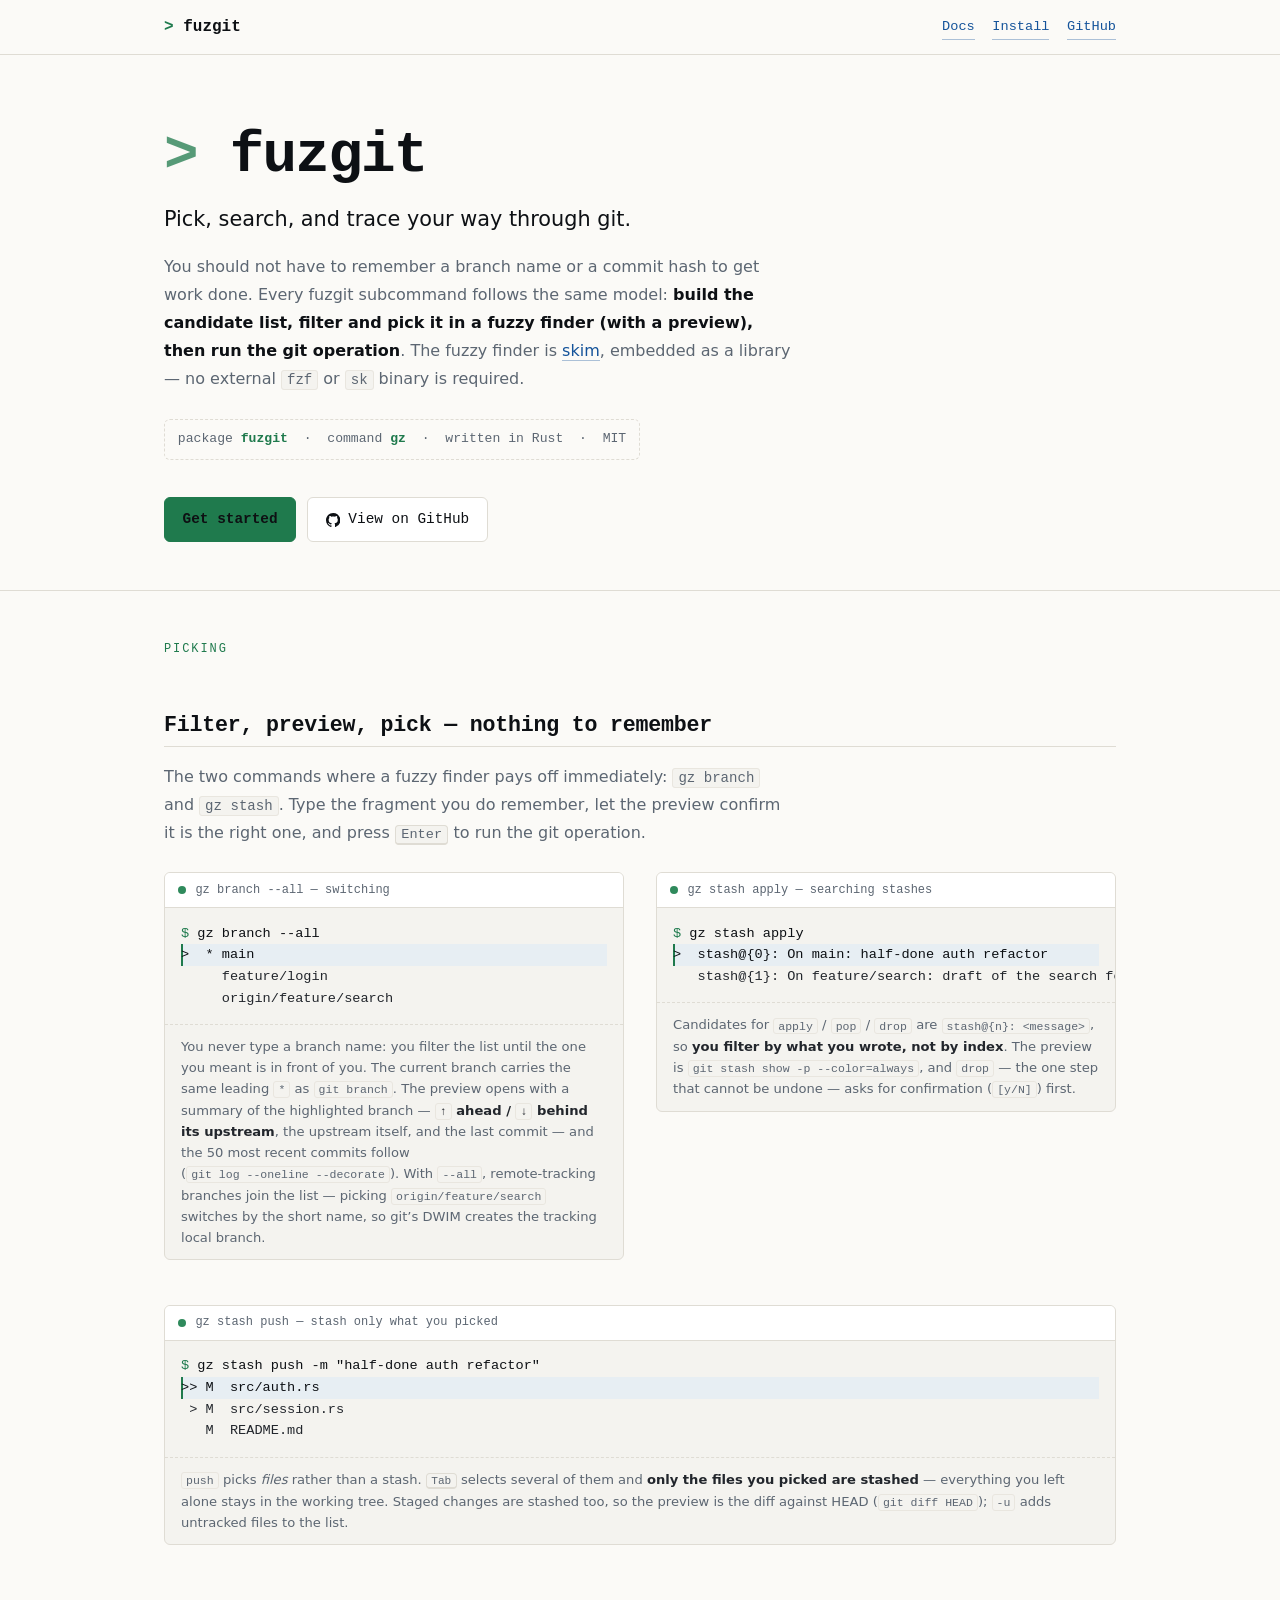
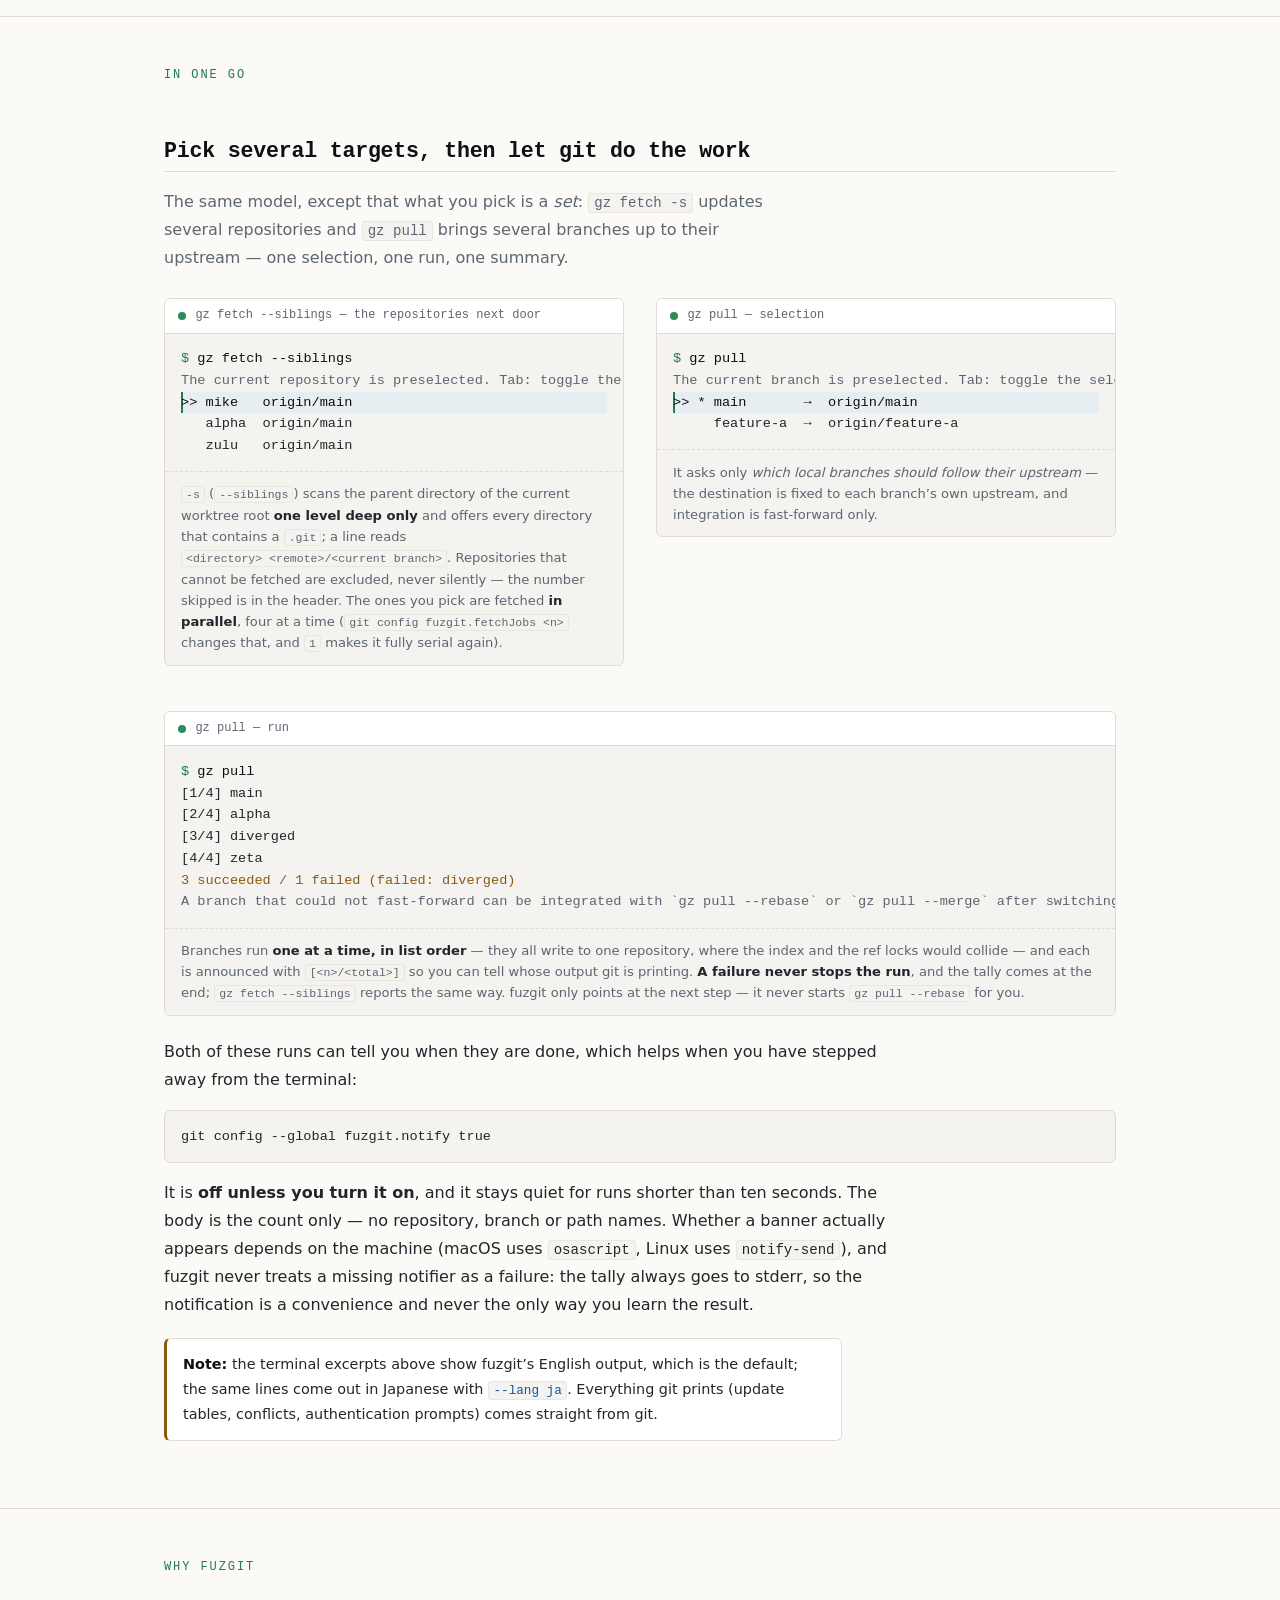
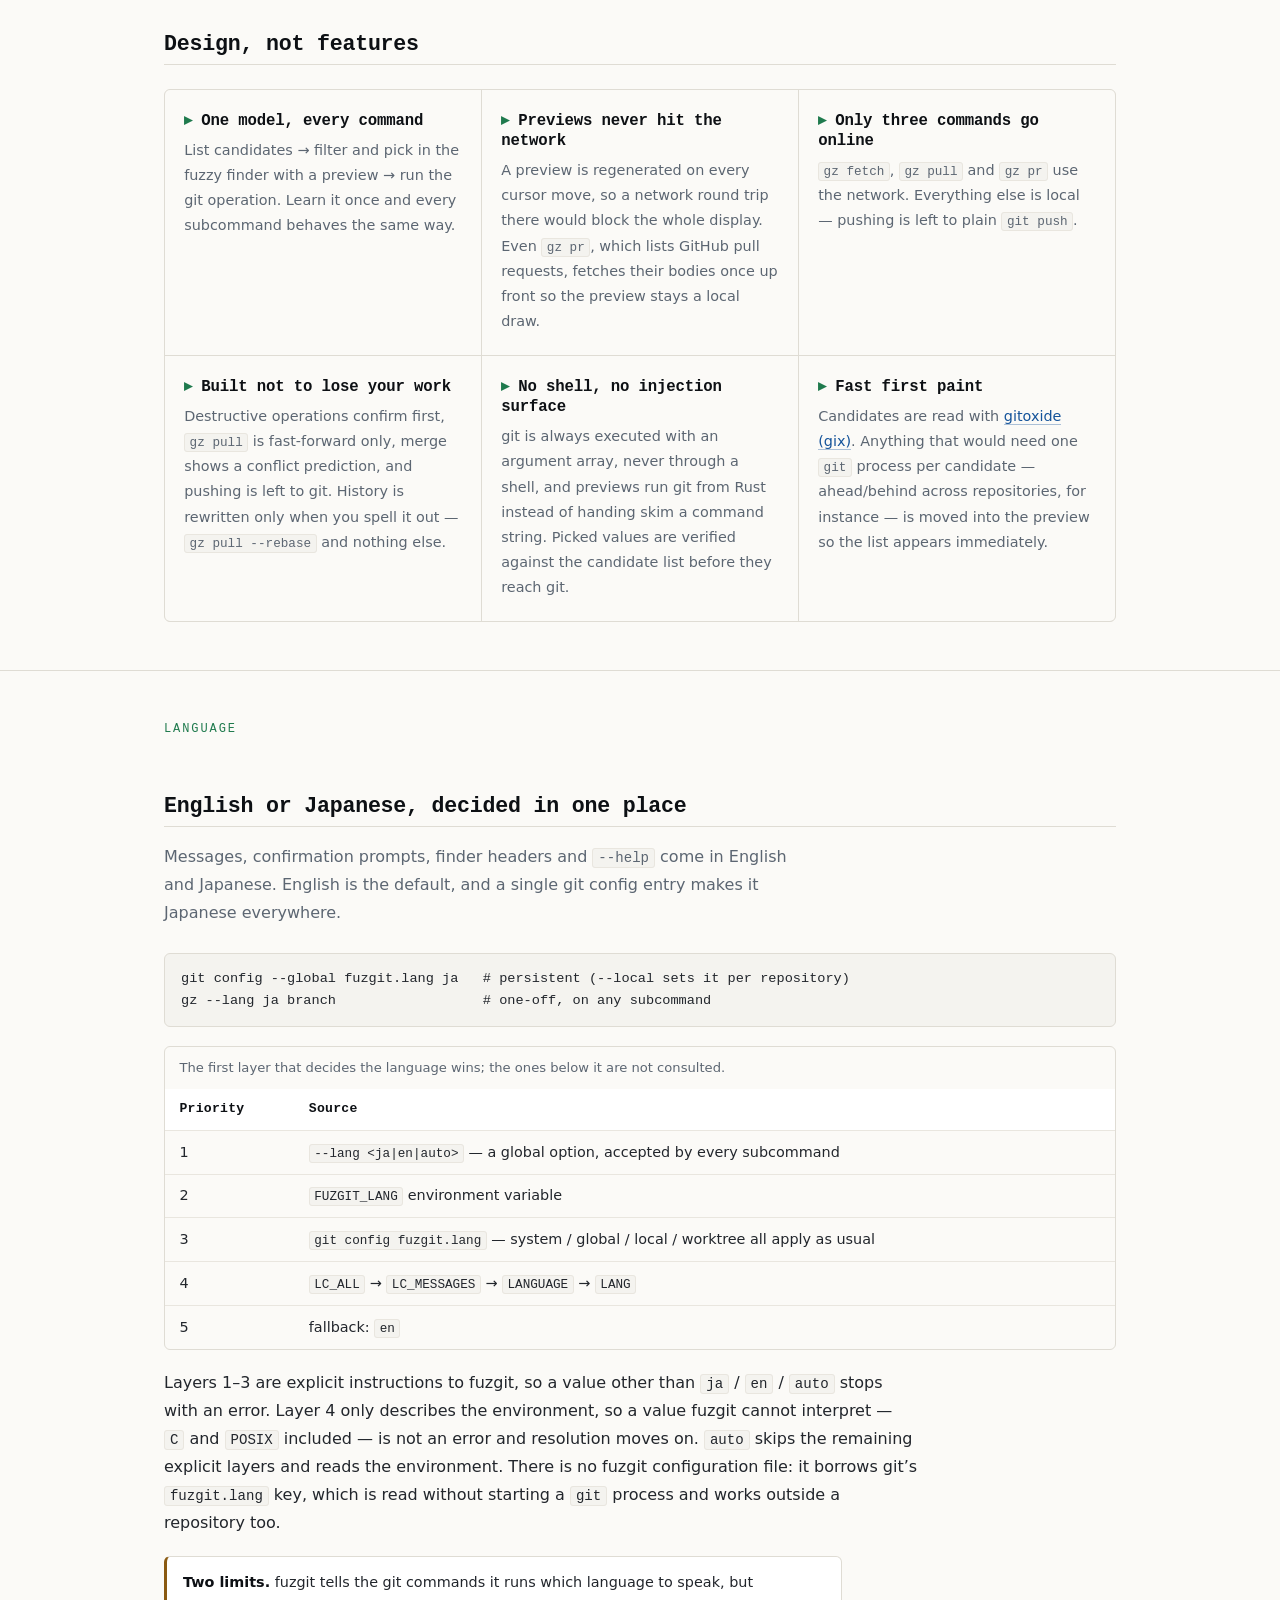
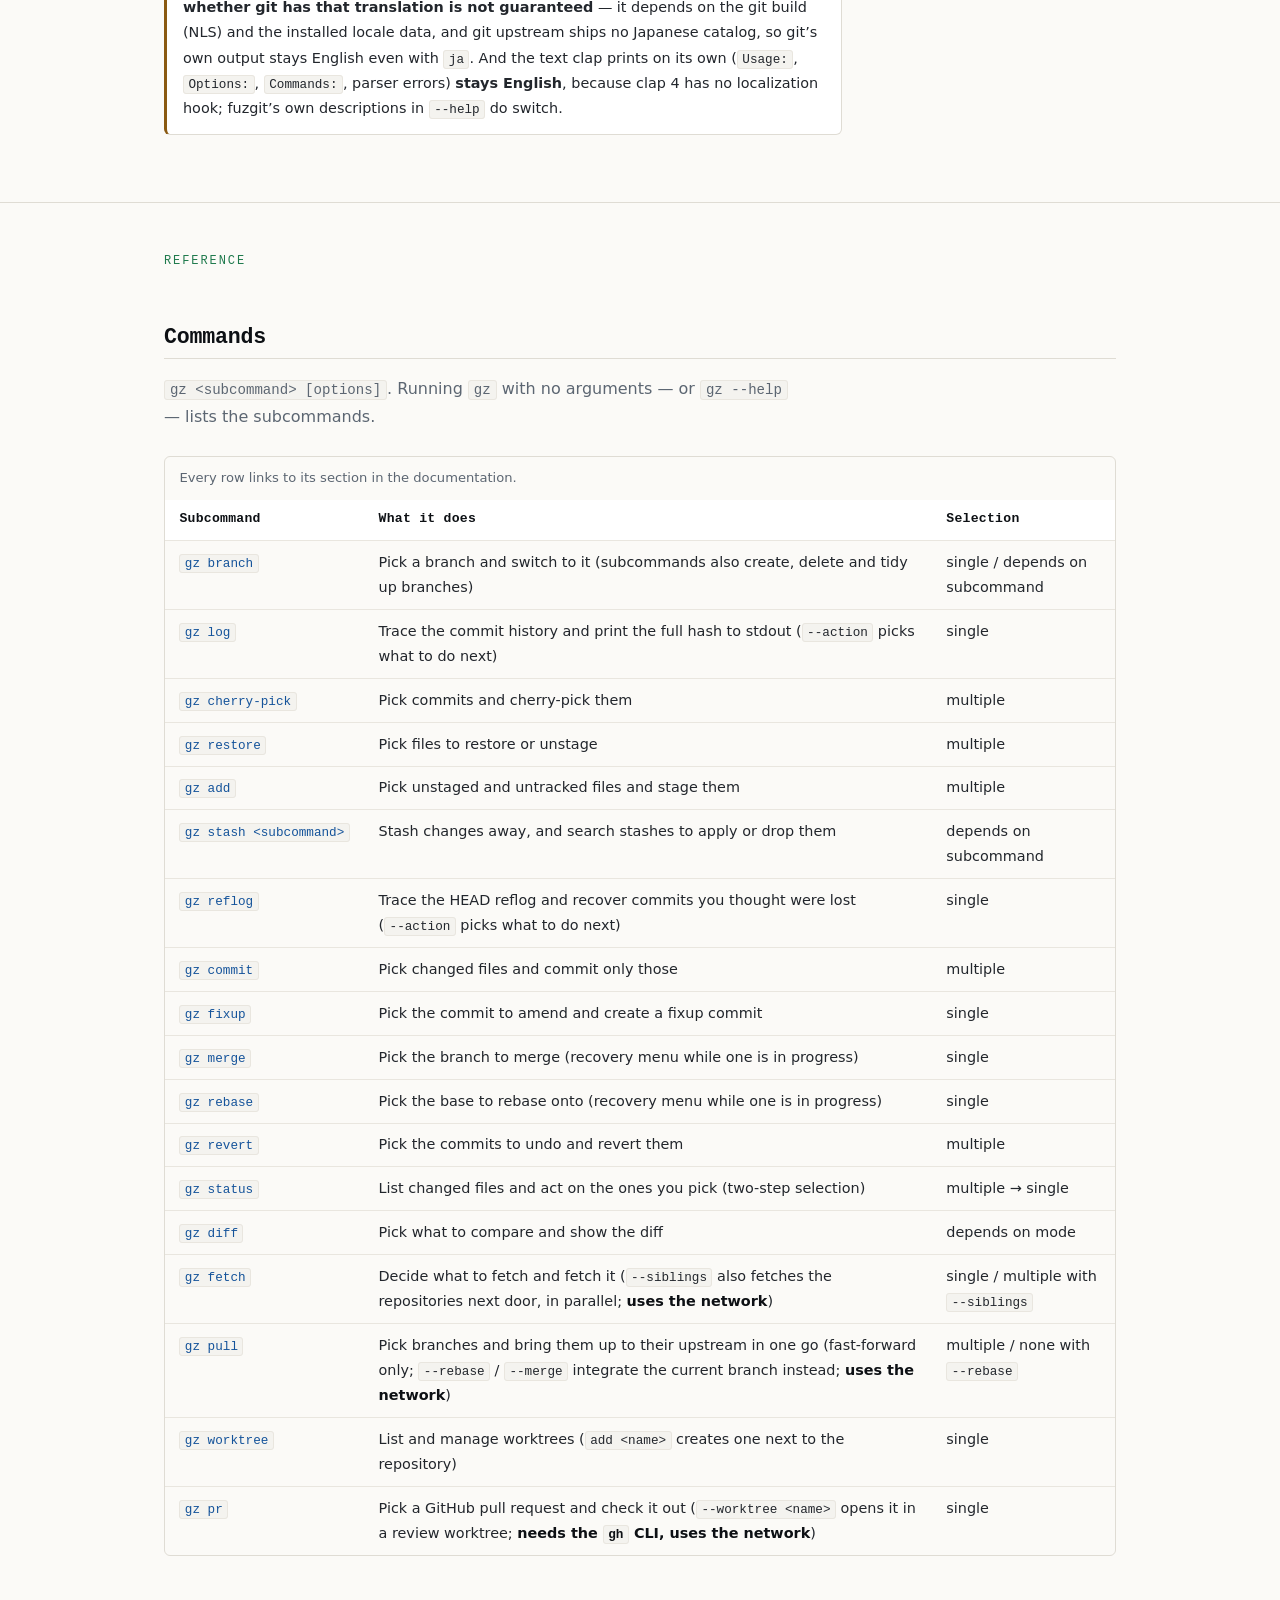
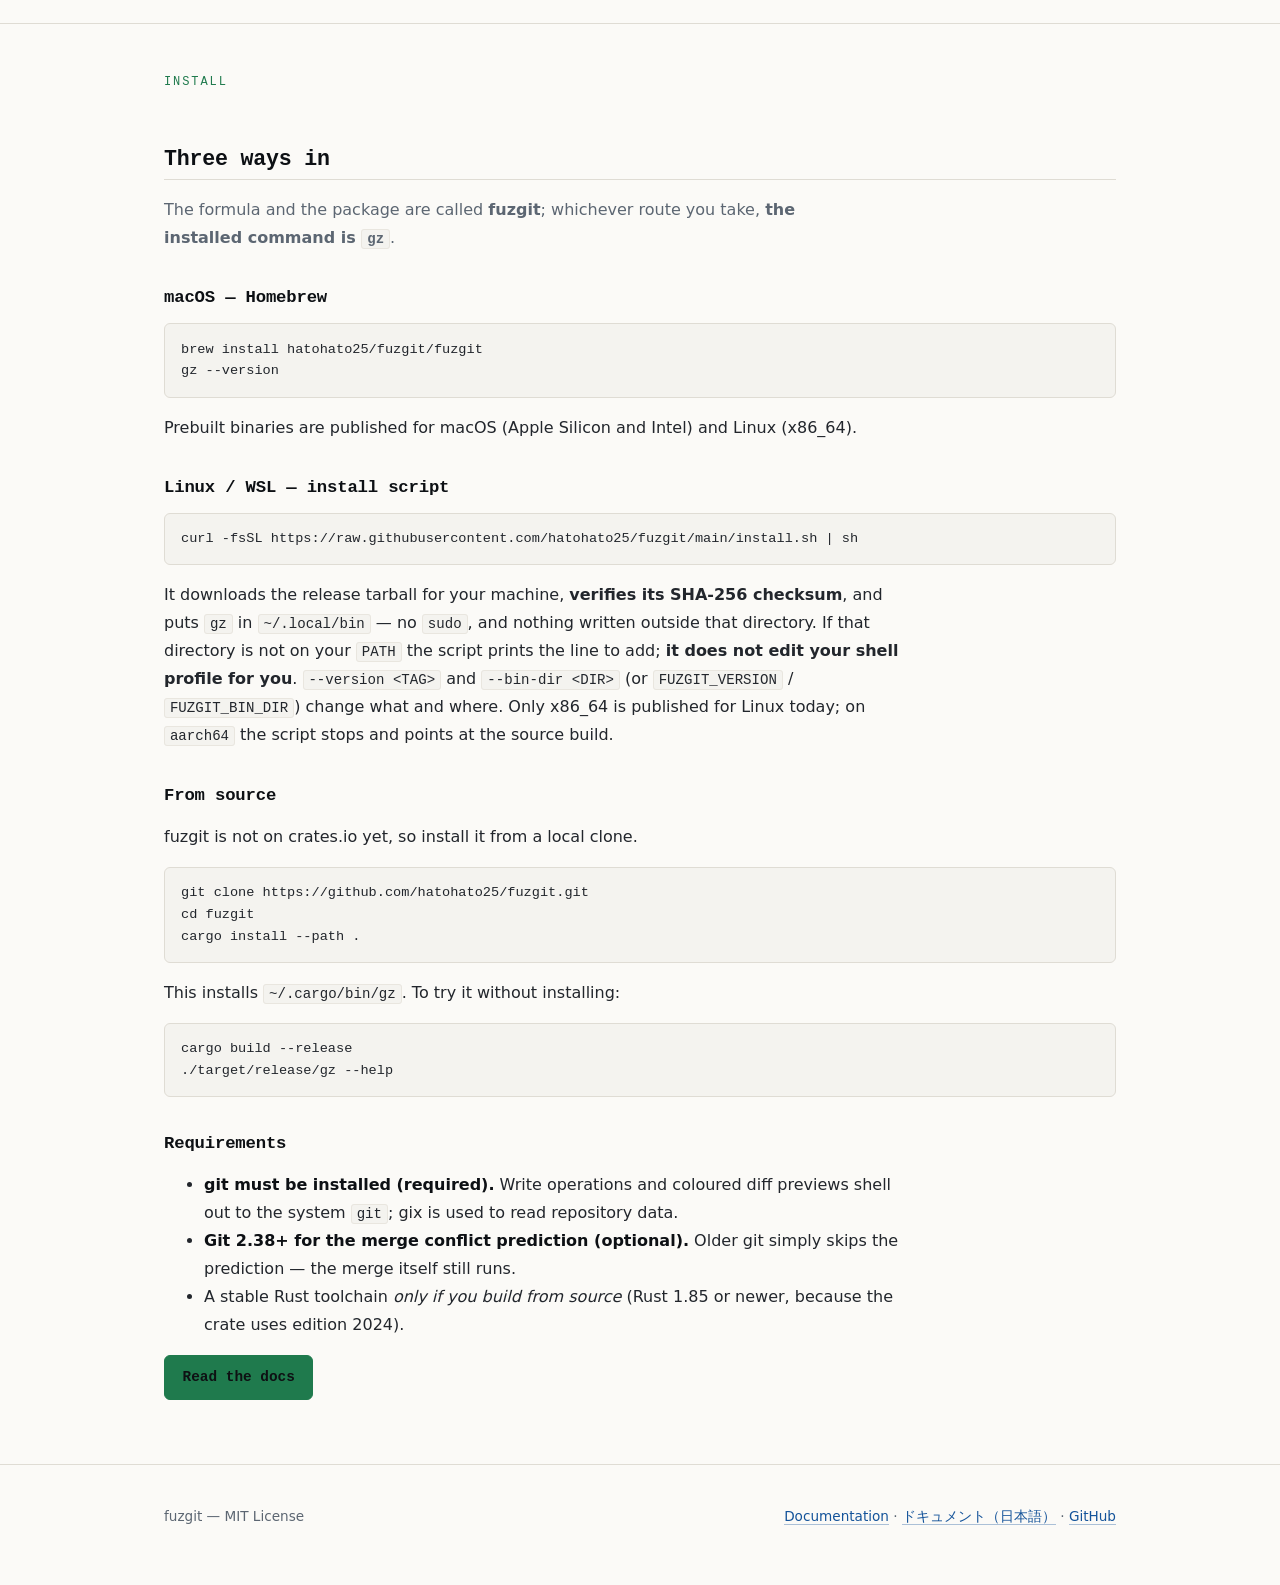
<file: docs/index.html>
<!DOCTYPE html>
<html lang="en">
  <head>
    <meta charset="utf-8" />
    <meta name="viewport" content="width=device-width, initial-scale=1" />
    <title>fuzgit — pick, search and trace your way through git</title>
    <meta
      name="description"
      content="fuzgit (command: gz) is a git CLI built around a fuzzy finder: list candidates, filter and pick with a preview, then run the git operation."
    />
    <link rel="stylesheet" href="assets/style.css" />
  </head>
  <body>
    <a class="skip-link" href="#main">Skip to content</a>

    <header class="site-header">
      <div class="wrap">
        <a class="brand" href="index.html">fuzgit</a>
        <nav class="nav-inline" aria-label="Site">
          <a href="docs.html">Docs</a>
          <a href="#install">Install</a>
          <a href="https://github.com/hatohato25/fuzgit">GitHub</a>
        </nav>
      </div>
    </header>

    <main id="main">
      <section class="hero">
        <div class="wrap">
          <h1>fuzgit</h1>
          <p class="tagline">Pick, search, and trace your way through git.</p>
          <p class="lede">
            You should not have to remember a branch name or a commit hash to
            get work done. Every fuzgit subcommand follows the same model:
            <strong
              >build the candidate list, filter and pick it in a fuzzy finder
              (with a preview), then run the git operation</strong
            >. The fuzzy finder is
            <a href="https://crates.io/crates/skim">skim</a>, embedded as a
            library — no external <code>fzf</code> or <code>sk</code> binary is
            required.
          </p>
          <p class="binary-note">
            package <b>fuzgit</b> &nbsp;·&nbsp; command <b>gz</b>
            &nbsp;·&nbsp; written in Rust &nbsp;·&nbsp; MIT
          </p>
          <div class="cta-row">
            <a class="btn btn-primary" href="docs.html">Get started</a>
            <a class="btn" href="https://github.com/hatohato25/fuzgit">
              <svg viewBox="0 0 16 16" aria-hidden="true">
                <path
                  d="M8 0C3.58 0 0 3.58 0 8c0 3.54 2.29 6.53 5.47 7.59.4.07.55-.17.55-.38 0-.19-.01-.82-.01-1.49-2.01.37-2.53-.49-2.69-.94-.09-.23-.48-.94-.82-1.13-.28-.15-.68-.52-.01-.53.63-.01 1.08.58 1.23.82.72 1.21 1.87.87 2.33.66.07-.52.28-.87.51-1.07-1.78-.2-3.64-.89-3.64-3.95 0-.87.31-1.59.82-2.15-.08-.2-.36-1.02.08-2.12 0 0 .67-.21 2.2.82.64-.18 1.32-.27 2-.27.68 0 1.36.09 2 .27 1.53-1.04 2.2-.82 2.2-.82.44 1.1.16 1.92.08 2.12.51.56.82 1.27.82 2.15 0 3.07-1.87 3.75-3.65 3.95.29.25.54.73.54 1.48 0 1.07-.01 1.93-.01 2.2 0 .21.15.46.55.38A8.01 8.01 0 0 0 16 8c0-4.42-3.58-8-8-8Z"
                />
              </svg>
              View on GitHub
            </a>
          </div>
        </div>
      </section>

      <section class="band" id="picking">
        <div class="wrap">
          <p class="section-label">Picking</p>
          <h2>Filter, preview, pick — nothing to remember</h2>
          <p class="lede">
            The two commands where a fuzzy finder pays off immediately:
            <code>gz branch</code> and <code>gz stash</code>. Type the fragment
            you do remember, let the preview confirm it is the right one, and
            press <kbd>Enter</kbd> to run the git operation.
          </p>

          <div class="two-col">
            <figure class="term">
              <div class="term-bar">gz branch --all — switching</div>
              <pre><code><span class="prompt">$</span> <span class="cmd">gz branch --all</span>
<span class="sel">&gt;  * main</span>
     feature/login
     origin/feature/search</code></pre>
              <figcaption>
                You never type a branch name: you filter the list until the one
                you meant is in front of you. The current branch carries the
                same leading <code>*</code> as <code>git branch</code>. The
                preview opens with a summary of the highlighted branch —
                <b><code>↑</code> ahead / <code>↓</code> behind its upstream</b>,
                the upstream itself, and the last commit — and the 50 most
                recent commits follow (<code>git log --oneline --decorate</code>).
                With <code>--all</code>, remote-tracking branches join the list
                — picking <code>origin/feature/search</code> switches by the
                short name, so git’s DWIM creates the tracking local branch.
              </figcaption>
            </figure>

            <figure class="term">
              <div class="term-bar">gz stash apply — searching stashes</div>
              <pre><code><span class="prompt">$</span> <span class="cmd">gz stash apply</span>
<span class="sel">&gt;  stash@{0}: On main: half-done auth refactor</span>
   stash@{1}: On feature/search: draft of the search form</code></pre>
              <figcaption>
                Candidates for <code>apply</code> / <code>pop</code> /
                <code>drop</code> are <code>stash@{n}: &lt;message&gt;</code>, so
                <b>you filter by what you wrote, not by index</b>. The preview
                is <code>git stash show -p --color=always</code>, and
                <code>drop</code> — the one step that cannot be undone — asks
                for confirmation (<code>[y/N]</code>) first.
              </figcaption>
            </figure>
          </div>

          <figure class="term spaced">
            <div class="term-bar">gz stash push — stash only what you picked</div>
            <pre><code><span class="prompt">$</span> <span class="cmd">gz stash push -m "half-done auth refactor"</span>
<span class="sel">&gt;&gt; M  src/auth.rs</span>
 &gt; M  src/session.rs
   M  README.md</code></pre>
            <figcaption>
              <code>push</code> picks <em>files</em> rather than a stash.
              <kbd>Tab</kbd> selects several of them and <b>only the files you
              picked are stashed</b> — everything you left alone stays in the
              working tree. Staged changes are stashed too, so the preview is
              the diff against HEAD (<code>git diff HEAD</code>);
              <code>-u</code> adds untracked files to the list.
            </figcaption>
          </figure>
        </div>
      </section>

      <section class="band" id="batch">
        <div class="wrap">
          <p class="section-label">In one go</p>
          <h2>Pick several targets, then let git do the work</h2>
          <p class="lede">
            The same model, except that what you pick is a <em>set</em>:
            <code>gz fetch -s</code> updates several repositories and
            <code>gz pull</code> brings several branches up to their upstream —
            one selection, one run, one summary.
          </p>

          <div class="two-col">
            <figure class="term">
              <div class="term-bar">gz fetch --siblings — the repositories next door</div>
              <pre><code><span class="prompt">$</span> <span class="cmd">gz fetch --siblings</span>
<span class="hint">The current repository is preselected. Tab: toggle the selection / Enter: fetch  |  1 excluded (no remote / bare)</span>
<span class="sel">&gt;&gt; mike   origin/main</span>
   alpha  origin/main
   zulu   origin/main</code></pre>
              <figcaption>
                <code>-s</code> (<code>--siblings</code>)
                scans the parent directory of the current worktree root
                <b>one level deep only</b> and offers every directory that
                contains a <code>.git</code>; a line reads
                <code>&lt;directory&gt;  &lt;remote&gt;/&lt;current branch&gt;</code>.
                Repositories that cannot be fetched are excluded, never silently
                — the number skipped is in the header. The ones you pick are
                fetched <b>in parallel</b>, four at a time
                (<code>git config fuzgit.fetchJobs &lt;n&gt;</code> changes that,
                and <code>1</code> makes it fully serial again).
              </figcaption>
            </figure>

            <figure class="term">
              <div class="term-bar">gz pull — selection</div>
              <pre><code><span class="prompt">$</span> <span class="cmd">gz pull</span>
<span class="hint">The current branch is preselected. Tab: toggle the selection / Enter: integrate with a fast-forward only  |  2 excluded (no upstream / remote not registered / in use by another worktree)</span>
<span class="sel">&gt;&gt; * main       →  origin/main</span>
     feature-a  →  origin/feature-a</code></pre>
              <figcaption>
                It asks only <em>which local branches should
                follow their upstream</em> — the destination is fixed to each
                branch’s own upstream, and integration is fast-forward only.
              </figcaption>
            </figure>
          </div>

          <figure class="term spaced">
            <div class="term-bar">gz pull — run</div>
            <pre><code><span class="prompt">$</span> <span class="cmd">gz pull</span>
[1/4] main
[2/4] alpha
[3/4] diverged
[4/4] zeta
<span class="warn">3 succeeded / 1 failed (failed: diverged)</span>
<span class="hint">A branch that could not fast-forward can be integrated with `gz pull --rebase` or `gz pull --merge` after switching to it</span></code></pre>
            <figcaption>
              Branches run <b>one at a time, in list order</b> — they all write
              to one repository, where the index and the ref locks would collide
              — and each is announced with <code>[&lt;n&gt;/&lt;total&gt;]</code>
              so you can tell whose output git is printing.
              <b>A failure never stops the run</b>, and the tally comes at the
              end; <code>gz fetch --siblings</code> reports the same way.
              fuzgit only points at the next step — it never starts
              <code>gz pull --rebase</code> for you.
            </figcaption>
          </figure>

          <p>
            Both of these runs can tell you when they are done, which helps when
            you have stepped away from the terminal:
          </p>

          <pre><code>git config --global fuzgit.notify true</code></pre>

          <p>
            It is <b>off unless you turn it on</b>, and it stays quiet for runs
            shorter than ten seconds. The body is the count only — no
            repository, branch or path names. Whether a banner actually appears
            depends on the machine (macOS uses <code>osascript</code>, Linux
            uses <code>notify-send</code>), and fuzgit never treats a missing
            notifier as a failure: the tally always goes to stderr, so the
            notification is a convenience and never the only way you learn the
            result.
          </p>

          <div class="note">
            <p>
              <strong>Note:</strong> the terminal excerpts above show fuzgit’s
              English output, which is the default; the same lines come out in
              Japanese with <a href="#language"><code>--lang ja</code></a>.
              Everything git prints (update tables, conflicts, authentication
              prompts) comes straight from git.
            </p>
          </div>
        </div>
      </section>

      <section class="band" id="features">
        <div class="wrap">
          <p class="section-label">Why fuzgit</p>
          <h2>Design, not features</h2>

          <div class="feature-grid">
            <article class="feature">
              <h3>One model, every command</h3>
              <p>
                List candidates → filter and pick in the fuzzy finder with a
                preview → run the git operation. Learn it once and every
                subcommand behaves the same way.
              </p>
            </article>

            <article class="feature">
              <h3>Previews never hit the network</h3>
              <p>
                A preview is regenerated on every cursor move, so a network
                round trip there would block the whole display. Even
                <code>gz pr</code>, which lists GitHub pull requests, fetches
                their bodies once up front so the preview stays a local draw.
              </p>
            </article>

            <article class="feature">
              <h3>Only three commands go online</h3>
              <p>
                <code>gz fetch</code>, <code>gz pull</code> and
                <code>gz pr</code> use the network. Everything else is local —
                pushing is left to plain <code>git push</code>.
              </p>
            </article>

            <article class="feature">
              <h3>Built not to lose your work</h3>
              <p>
                Destructive operations confirm first, <code>gz pull</code> is
                fast-forward only, merge shows a conflict prediction, and
                pushing is left to git. History is rewritten only when you spell
                it out — <code>gz pull --rebase</code> and nothing else.
              </p>
            </article>

            <article class="feature">
              <h3>No shell, no injection surface</h3>
              <p>
                git is always executed with an argument array, never through a
                shell, and previews run git from Rust instead of handing skim a
                command string. Picked values are verified against the candidate
                list before they reach git.
              </p>
            </article>

            <article class="feature">
              <h3>Fast first paint</h3>
              <p>
                Candidates are read with
                <a href="https://crates.io/crates/gix">gitoxide (gix)</a>.
                Anything that would need one <code>git</code> process per
                candidate — ahead/behind across repositories, for instance — is
                moved into the preview so the list appears immediately.
              </p>
            </article>
          </div>
        </div>
      </section>

      <section class="band" id="language">
        <div class="wrap">
          <p class="section-label">Language</p>
          <h2>English or Japanese, decided in one place</h2>
          <p class="lede">
            Messages, confirmation prompts, finder headers and
            <code>--help</code> come in English and Japanese. English is the
            default, and a single git config entry makes it Japanese
            everywhere.
          </p>

          <pre><code>git config --global fuzgit.lang ja   # persistent (--local sets it per repository)
gz --lang ja branch                  # one-off, on any subcommand</code></pre>

          <div class="table-wrap">
            <table>
              <caption class="table-caption">
                The first layer that decides the language wins; the ones below
                it are not consulted.
              </caption>
              <thead>
                <tr>
                  <th scope="col">Priority</th>
                  <th scope="col">Source</th>
                </tr>
              </thead>
              <tbody>
                <tr>
                  <td>1</td>
                  <td>
                    <code>--lang &lt;ja|en|auto&gt;</code> — a global option,
                    accepted by every subcommand
                  </td>
                </tr>
                <tr>
                  <td>2</td>
                  <td><code>FUZGIT_LANG</code> environment variable</td>
                </tr>
                <tr>
                  <td>3</td>
                  <td>
                    <code>git config fuzgit.lang</code> — system / global /
                    local / worktree all apply as usual
                  </td>
                </tr>
                <tr>
                  <td>4</td>
                  <td>
                    <code>LC_ALL</code> &rarr; <code>LC_MESSAGES</code> &rarr;
                    <code>LANGUAGE</code> &rarr; <code>LANG</code>
                  </td>
                </tr>
                <tr>
                  <td>5</td>
                  <td>fallback: <code>en</code></td>
                </tr>
              </tbody>
            </table>
          </div>

          <p>
            Layers 1&ndash;3 are explicit instructions to fuzgit, so a value
            other than <code>ja</code> / <code>en</code> / <code>auto</code>
            stops with an error. Layer 4 only describes the environment, so a
            value fuzgit cannot interpret — <code>C</code> and
            <code>POSIX</code> included — is not an error and resolution moves
            on. <code>auto</code> skips the remaining explicit layers and reads
            the environment. There is no fuzgit configuration file: it borrows
            git&rsquo;s <code>fuzgit.lang</code> key, which is read without
            starting a <code>git</code> process and works outside a repository
            too.
          </p>

          <div class="note">
            <p>
              <strong>Two limits.</strong> fuzgit tells the git commands it runs
              which language to speak, but <b>whether git has that translation
              is not guaranteed</b> — it depends on the git build (NLS) and the
              installed locale data, and git upstream ships no Japanese
              catalog, so git&rsquo;s own output stays English even with
              <code>ja</code>. And the text clap prints on its own
              (<code>Usage:</code>, <code>Options:</code>,
              <code>Commands:</code>, parser errors) <b>stays English</b>,
              because clap 4 has no localization hook; fuzgit&rsquo;s own
              descriptions in <code>--help</code> do switch.
            </p>
          </div>
        </div>
      </section>

      <section class="band" id="commands">
        <div class="wrap">
          <p class="section-label">Reference</p>
          <h2>Commands</h2>
          <p class="lede">
            <code>gz &lt;subcommand&gt; [options]</code>. Running
            <code>gz</code> with no arguments — or <code>gz --help</code> —
            lists the subcommands.
          </p>

          <div class="table-wrap">
            <table>
              <caption class="table-caption">
                Every row links to its section in the documentation.
              </caption>
              <thead>
                <tr>
                  <th scope="col">Subcommand</th>
                  <th scope="col">What it does</th>
                  <th scope="col">Selection</th>
                </tr>
              </thead>
              <tbody>
                <tr>
                  <td><a href="docs.html#branch"><code>gz branch</code></a></td>
                  <td>Pick a branch and switch to it (subcommands also create, delete and tidy up branches)</td>
                  <td>single / depends on subcommand</td>
                </tr>
                <tr>
                  <td><a href="docs.html#log"><code>gz log</code></a></td>
                  <td>Trace the commit history and print the full hash to stdout (<code>--action</code> picks what to do next)</td>
                  <td>single</td>
                </tr>
                <tr>
                  <td><a href="docs.html#cherry-pick"><code>gz cherry-pick</code></a></td>
                  <td>Pick commits and cherry-pick them</td>
                  <td>multiple</td>
                </tr>
                <tr>
                  <td><a href="docs.html#restore"><code>gz restore</code></a></td>
                  <td>Pick files to restore or unstage</td>
                  <td>multiple</td>
                </tr>
                <tr>
                  <td><a href="docs.html#add"><code>gz add</code></a></td>
                  <td>Pick unstaged and untracked files and stage them</td>
                  <td>multiple</td>
                </tr>
                <tr>
                  <td><a href="docs.html#stash"><code>gz stash &lt;subcommand&gt;</code></a></td>
                  <td>Stash changes away, and search stashes to apply or drop them</td>
                  <td>depends on subcommand</td>
                </tr>
                <tr>
                  <td><a href="docs.html#reflog"><code>gz reflog</code></a></td>
                  <td>Trace the HEAD reflog and recover commits you thought were lost (<code>--action</code> picks what to do next)</td>
                  <td>single</td>
                </tr>
                <tr>
                  <td><a href="docs.html#commit"><code>gz commit</code></a></td>
                  <td>Pick changed files and commit only those</td>
                  <td>multiple</td>
                </tr>
                <tr>
                  <td><a href="docs.html#fixup"><code>gz fixup</code></a></td>
                  <td>Pick the commit to amend and create a fixup commit</td>
                  <td>single</td>
                </tr>
                <tr>
                  <td><a href="docs.html#merge"><code>gz merge</code></a></td>
                  <td>Pick the branch to merge (recovery menu while one is in progress)</td>
                  <td>single</td>
                </tr>
                <tr>
                  <td><a href="docs.html#rebase"><code>gz rebase</code></a></td>
                  <td>Pick the base to rebase onto (recovery menu while one is in progress)</td>
                  <td>single</td>
                </tr>
                <tr>
                  <td><a href="docs.html#revert"><code>gz revert</code></a></td>
                  <td>Pick the commits to undo and revert them</td>
                  <td>multiple</td>
                </tr>
                <tr>
                  <td><a href="docs.html#status"><code>gz status</code></a></td>
                  <td>List changed files and act on the ones you pick (two-step selection)</td>
                  <td>multiple → single</td>
                </tr>
                <tr>
                  <td><a href="docs.html#diff"><code>gz diff</code></a></td>
                  <td>Pick what to compare and show the diff</td>
                  <td>depends on mode</td>
                </tr>
                <tr>
                  <td><a href="docs.html#fetch"><code>gz fetch</code></a></td>
                  <td>Decide what to fetch and fetch it (<code>--siblings</code> also fetches the repositories next door, in parallel; <strong>uses the network</strong>)</td>
                  <td>single / multiple with <code>--siblings</code></td>
                </tr>
                <tr>
                  <td><a href="docs.html#pull"><code>gz pull</code></a></td>
                  <td>Pick branches and bring them up to their upstream in one go (fast-forward only; <code>--rebase</code> / <code>--merge</code> integrate the current branch instead; <strong>uses the network</strong>)</td>
                  <td>multiple / none with <code>--rebase</code></td>
                </tr>
                <tr>
                  <td><a href="docs.html#worktree"><code>gz worktree</code></a></td>
                  <td>List and manage worktrees (<code>add &lt;name&gt;</code> creates one next to the repository)</td>
                  <td>single</td>
                </tr>
                <tr>
                  <td><a href="docs.html#pr"><code>gz pr</code></a></td>
                  <td>Pick a GitHub pull request and check it out (<code>--worktree &lt;name&gt;</code> opens it in a review worktree; <strong>needs the <code>gh</code> CLI, uses the network</strong>)</td>
                  <td>single</td>
                </tr>
              </tbody>
            </table>
          </div>
        </div>
      </section>

      <section class="band" id="install">
        <div class="wrap">
          <p class="section-label">Install</p>
          <h2>Three ways in</h2>
          <p class="lede">
            The formula and the package are called <b>fuzgit</b>; whichever
            route you take, <b>the installed command is <code>gz</code></b>.
          </p>

          <h3>macOS — Homebrew</h3>
          <pre><code>brew install hatohato25/fuzgit/fuzgit
gz --version</code></pre>
          <p>
            Prebuilt binaries are published for macOS (Apple Silicon and Intel)
            and Linux (x86_64).
          </p>

          <h3>Linux / WSL — install script</h3>
          <pre><code>curl -fsSL https://raw.githubusercontent.com/hatohato25/fuzgit/main/install.sh | sh</code></pre>
          <p>
            It downloads the release tarball for your machine,
            <b>verifies its SHA-256 checksum</b>, and puts <code>gz</code> in
            <code>~/.local/bin</code> — no <code>sudo</code>, and nothing
            written outside that directory. If that directory is not on your
            <code>PATH</code> the script prints the line to add;
            <b>it does not edit your shell profile for you</b>.
            <code>--version &lt;TAG&gt;</code> and
            <code>--bin-dir &lt;DIR&gt;</code> (or <code>FUZGIT_VERSION</code> /
            <code>FUZGIT_BIN_DIR</code>) change what and where. Only x86_64 is
            published for Linux today; on <code>aarch64</code> the script stops
            and points at the source build.
          </p>

          <h3>From source</h3>
          <p>
            fuzgit is not on crates.io yet, so install it from a local clone.
          </p>

          <pre><code>git clone https://github.com/hatohato25/fuzgit.git
cd fuzgit
cargo install --path .</code></pre>

          <p>
            This installs <code>~/.cargo/bin/gz</code>. To try it without
            installing:
          </p>

          <pre><code>cargo build --release
./target/release/gz --help</code></pre>

          <h3>Requirements</h3>
          <ul>
            <li>
              <strong>git must be installed (required).</strong> Write
              operations and coloured diff previews shell out to the system
              <code>git</code>; gix is used to read repository data.
            </li>
            <li>
              <strong>Git 2.38+ for the merge conflict prediction
              (optional).</strong> Older git simply skips the prediction — the
              merge itself still runs.
            </li>
            <li>
              A stable Rust toolchain <em>only if you build from source</em>
              (Rust 1.85 or newer, because the crate uses edition 2024).
            </li>
          </ul>

          <p>
            <a class="btn btn-primary" href="docs.html">Read the docs</a>
          </p>
        </div>
      </section>
    </main>

    <footer class="site-footer">
      <div class="wrap">
        <span>fuzgit — MIT License</span>
        <span>
          <a href="docs.html">Documentation</a> ·
          <a href="docs.html?lang=ja">ドキュメント（日本語）</a> ·
          <a href="https://github.com/hatohato25/fuzgit">GitHub</a>
        </span>
      </div>
    </footer>
  </body>
</html>
</file>
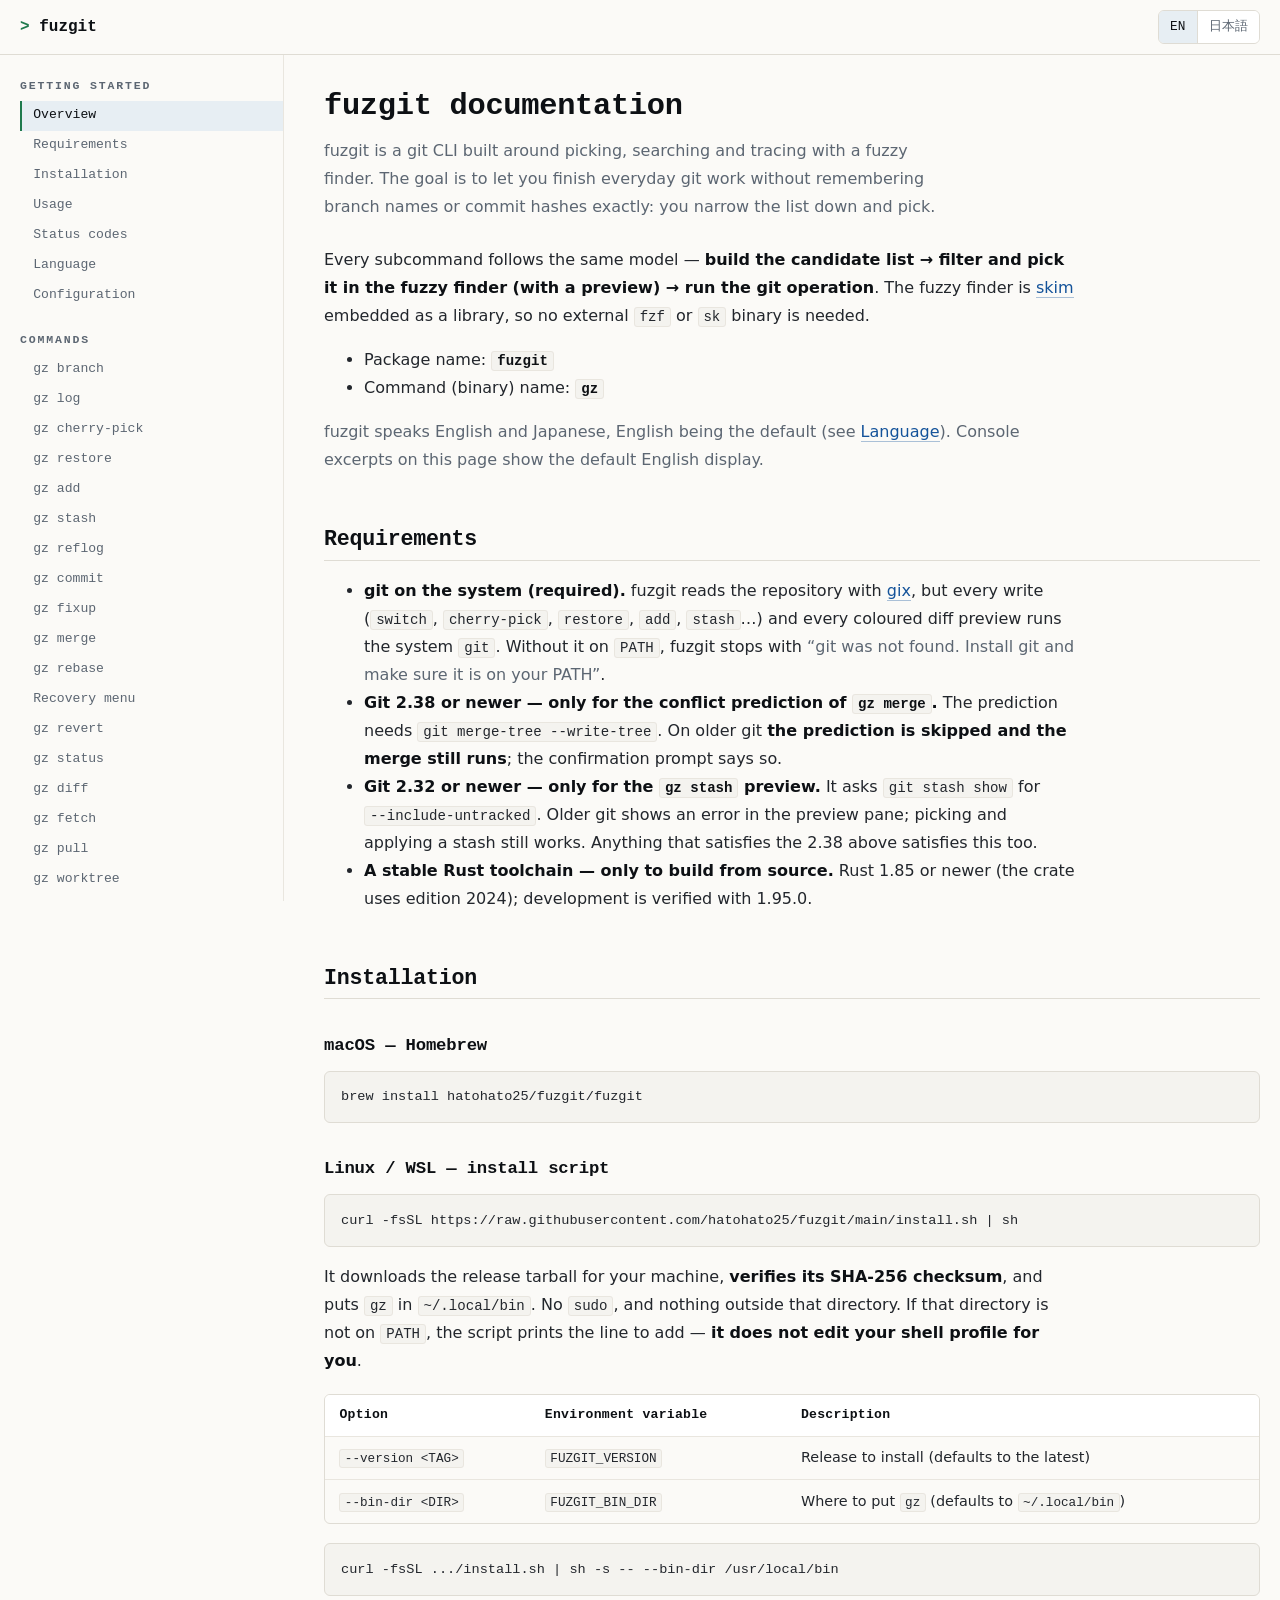
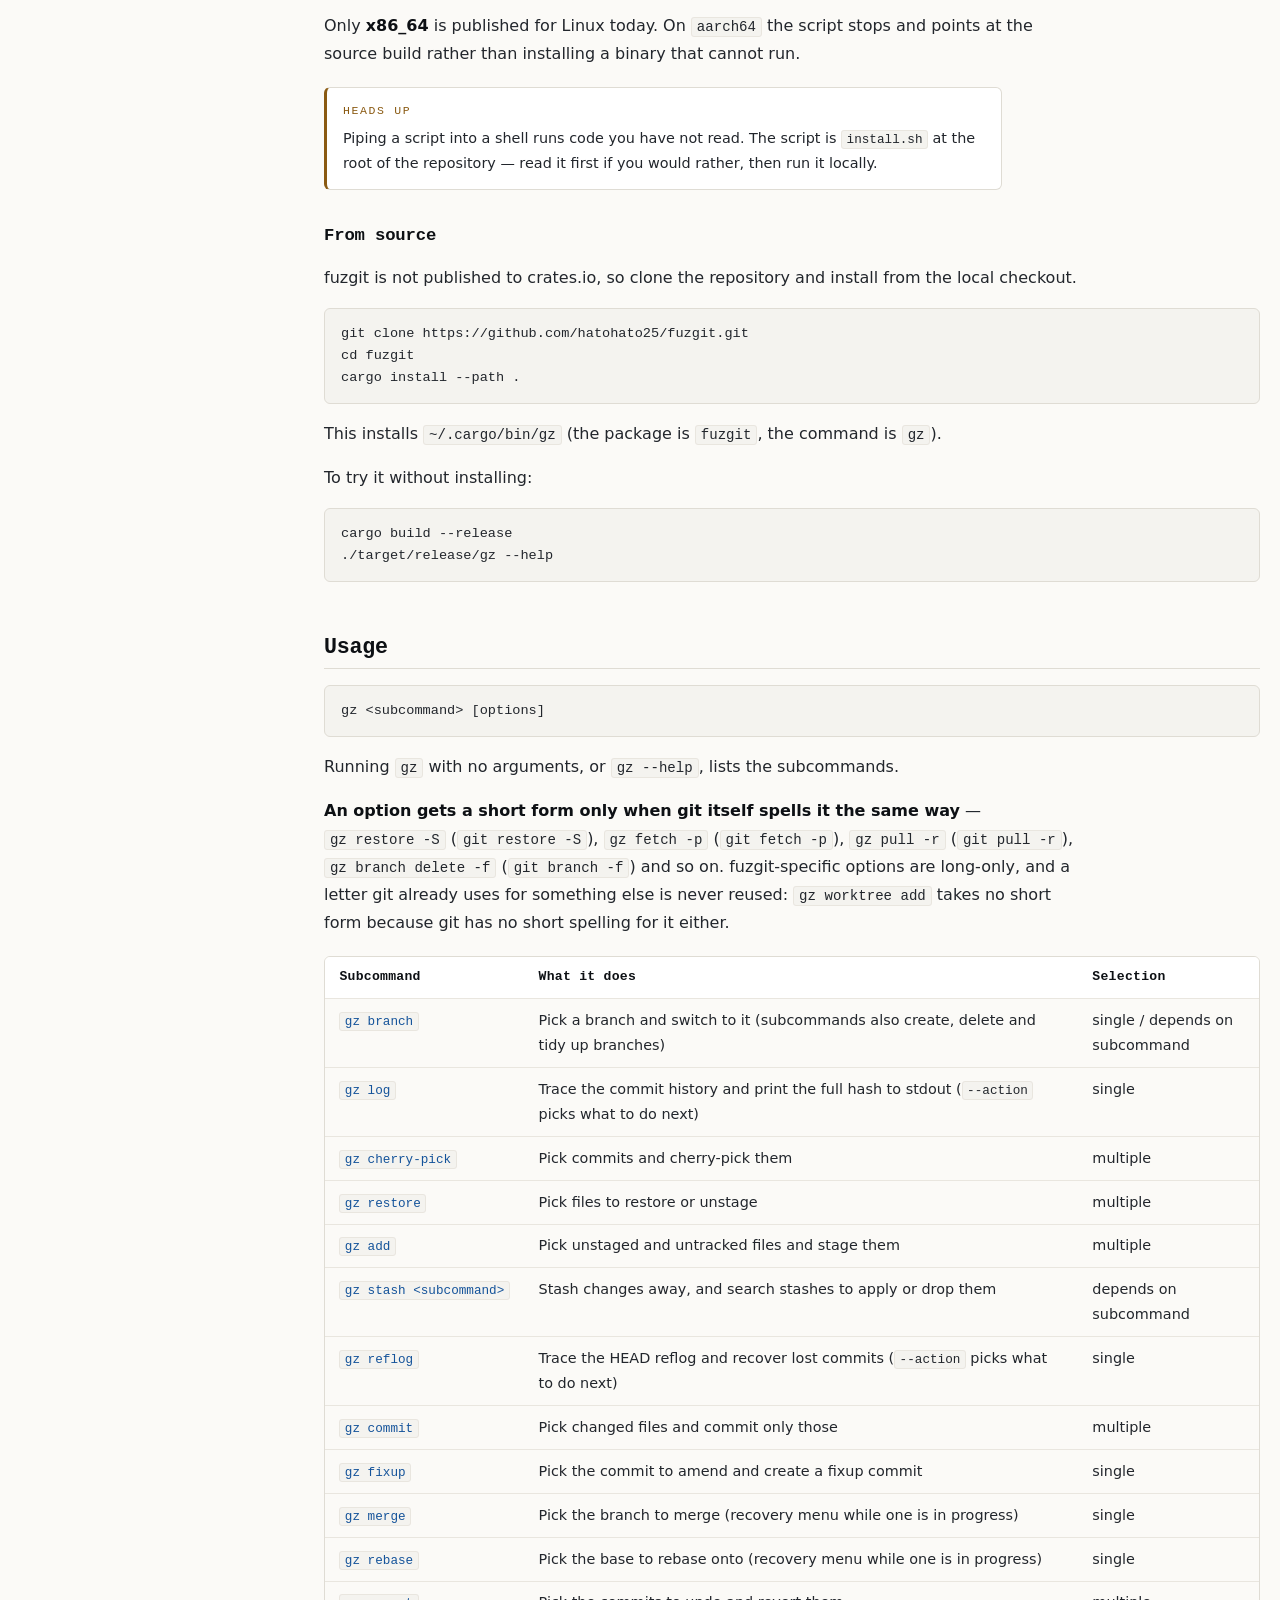
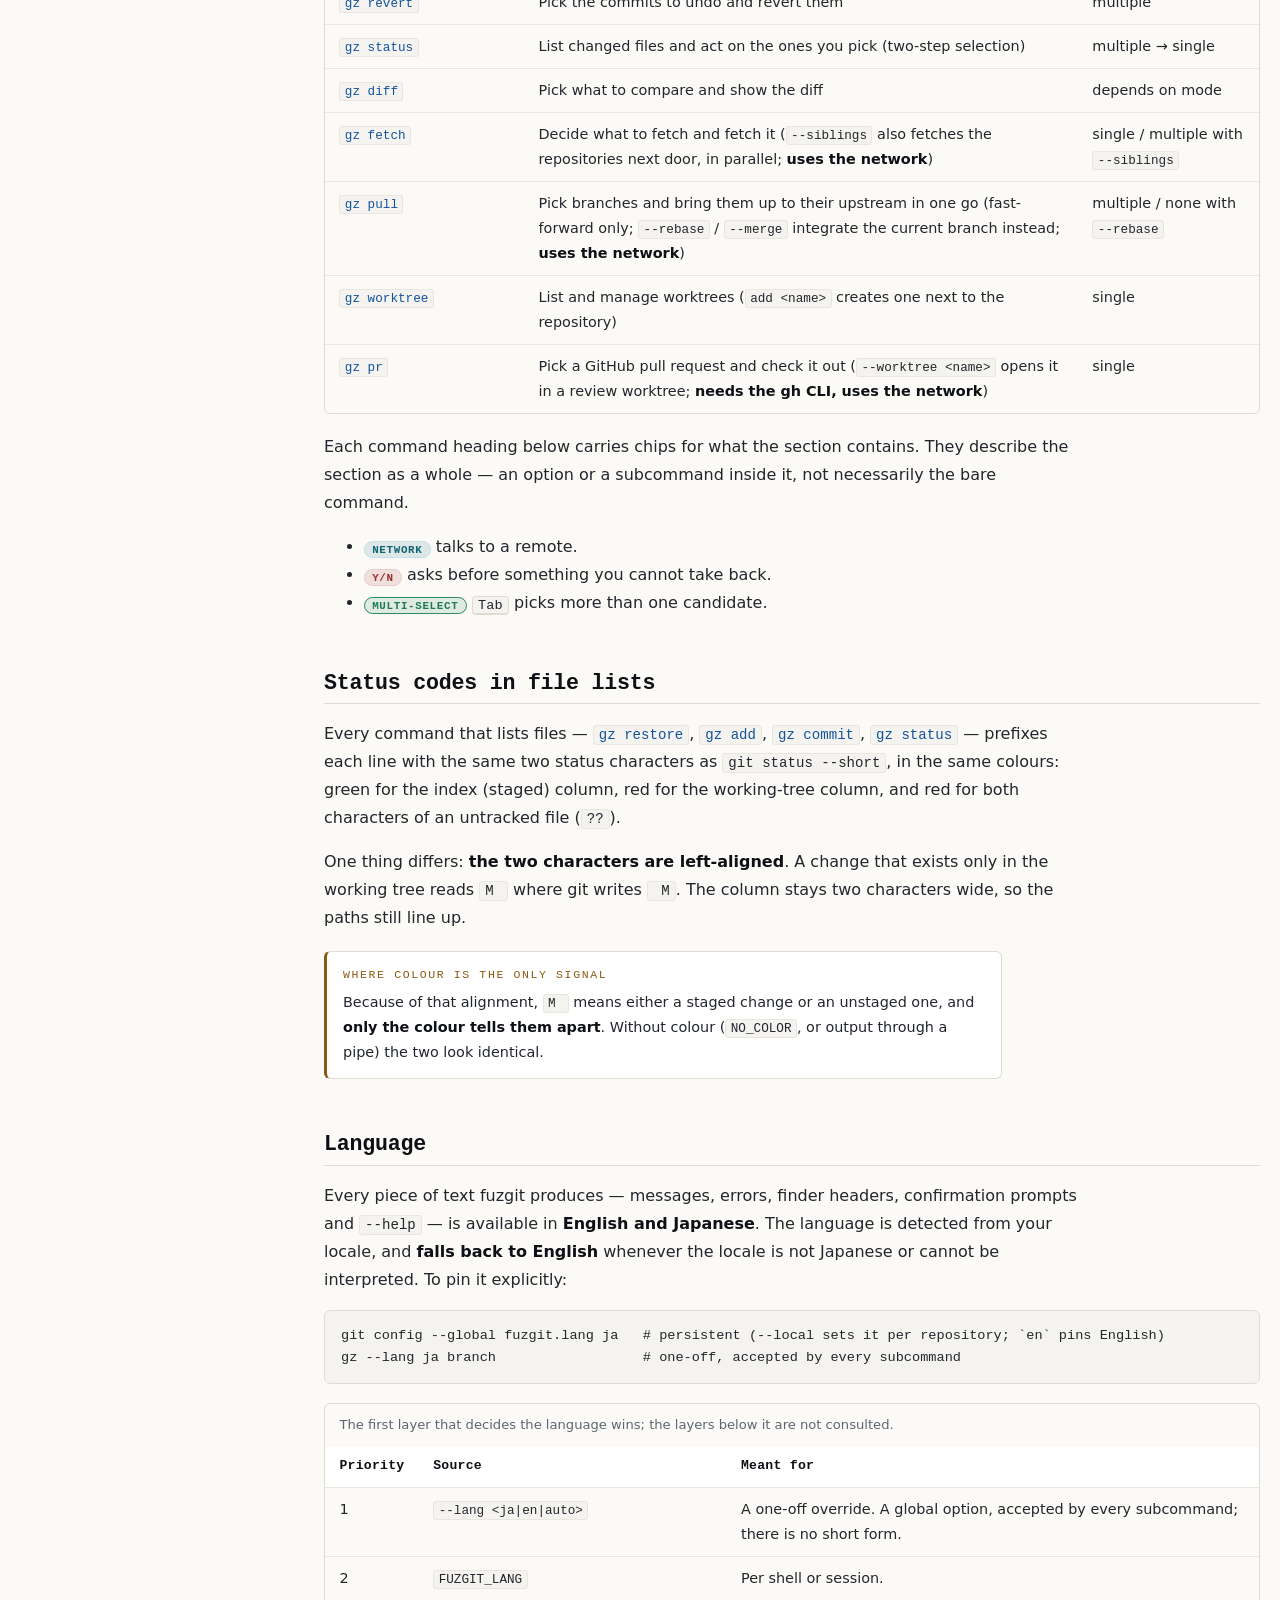
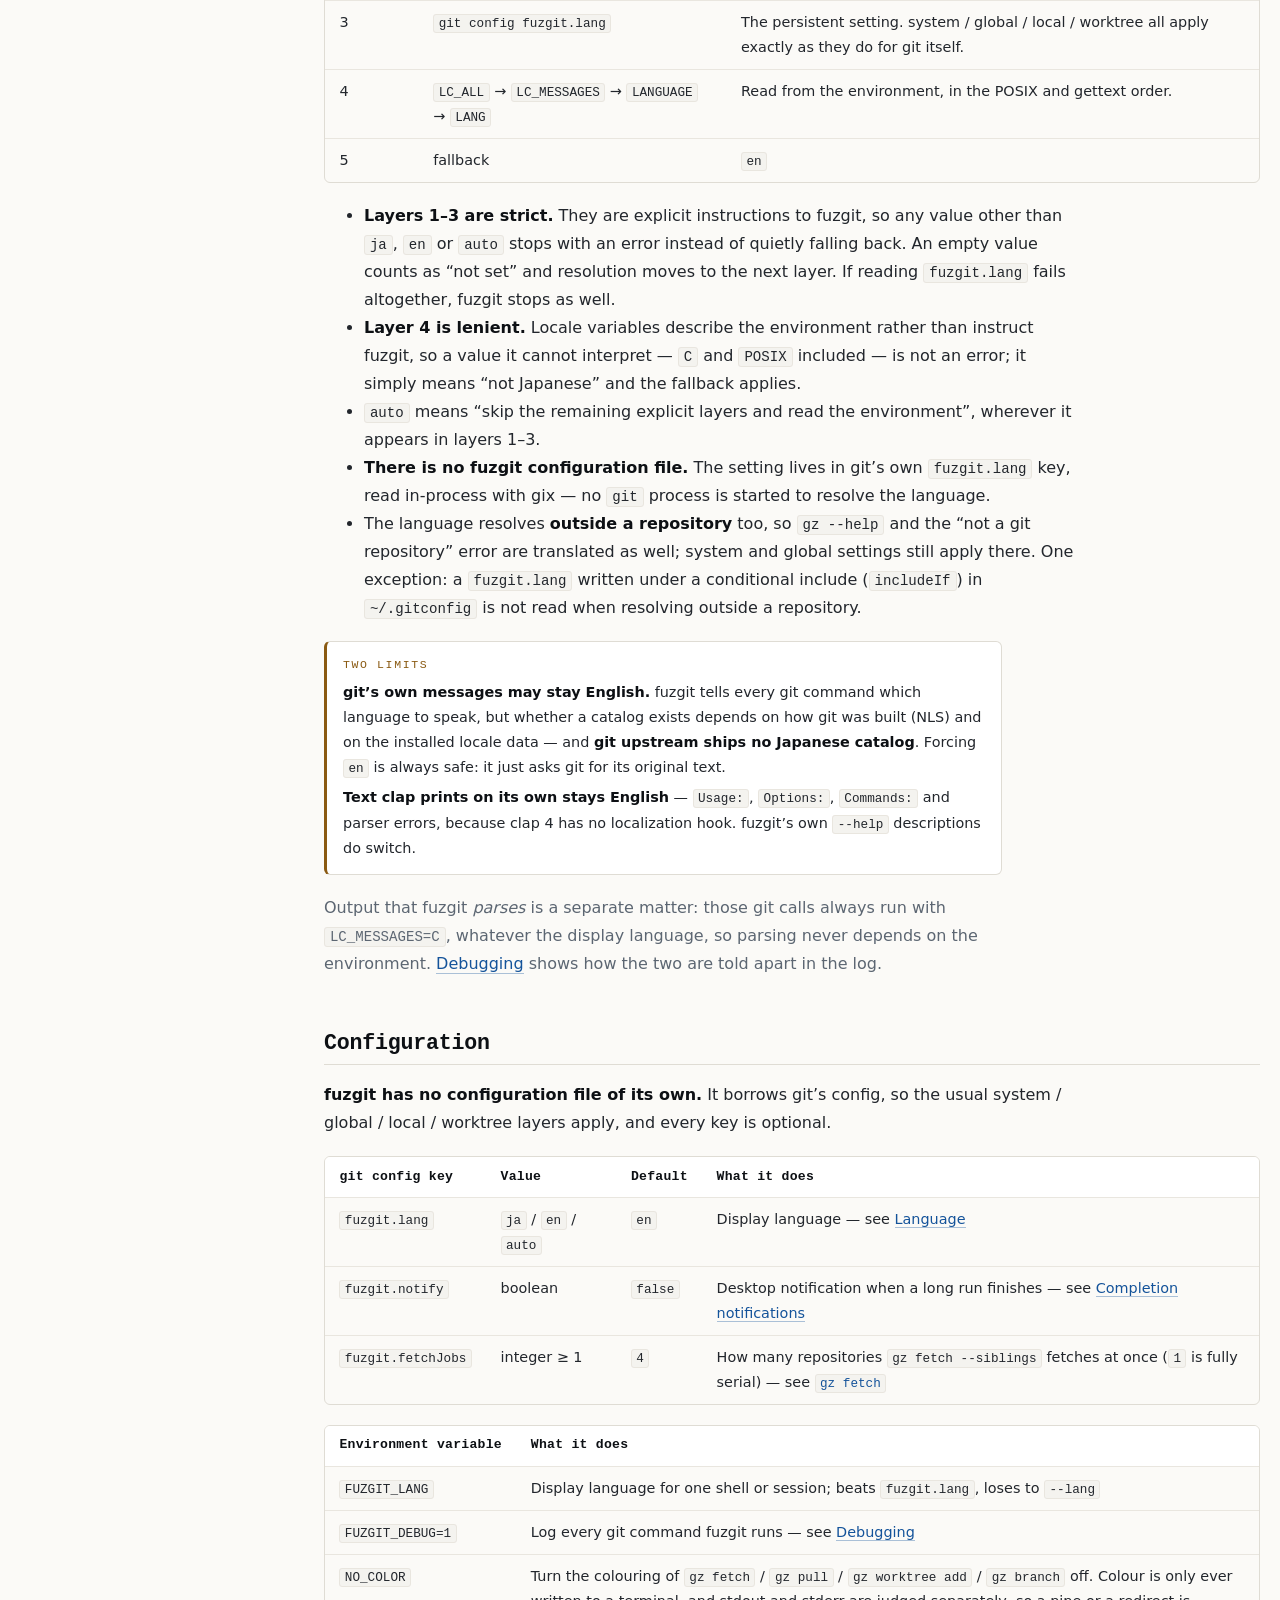
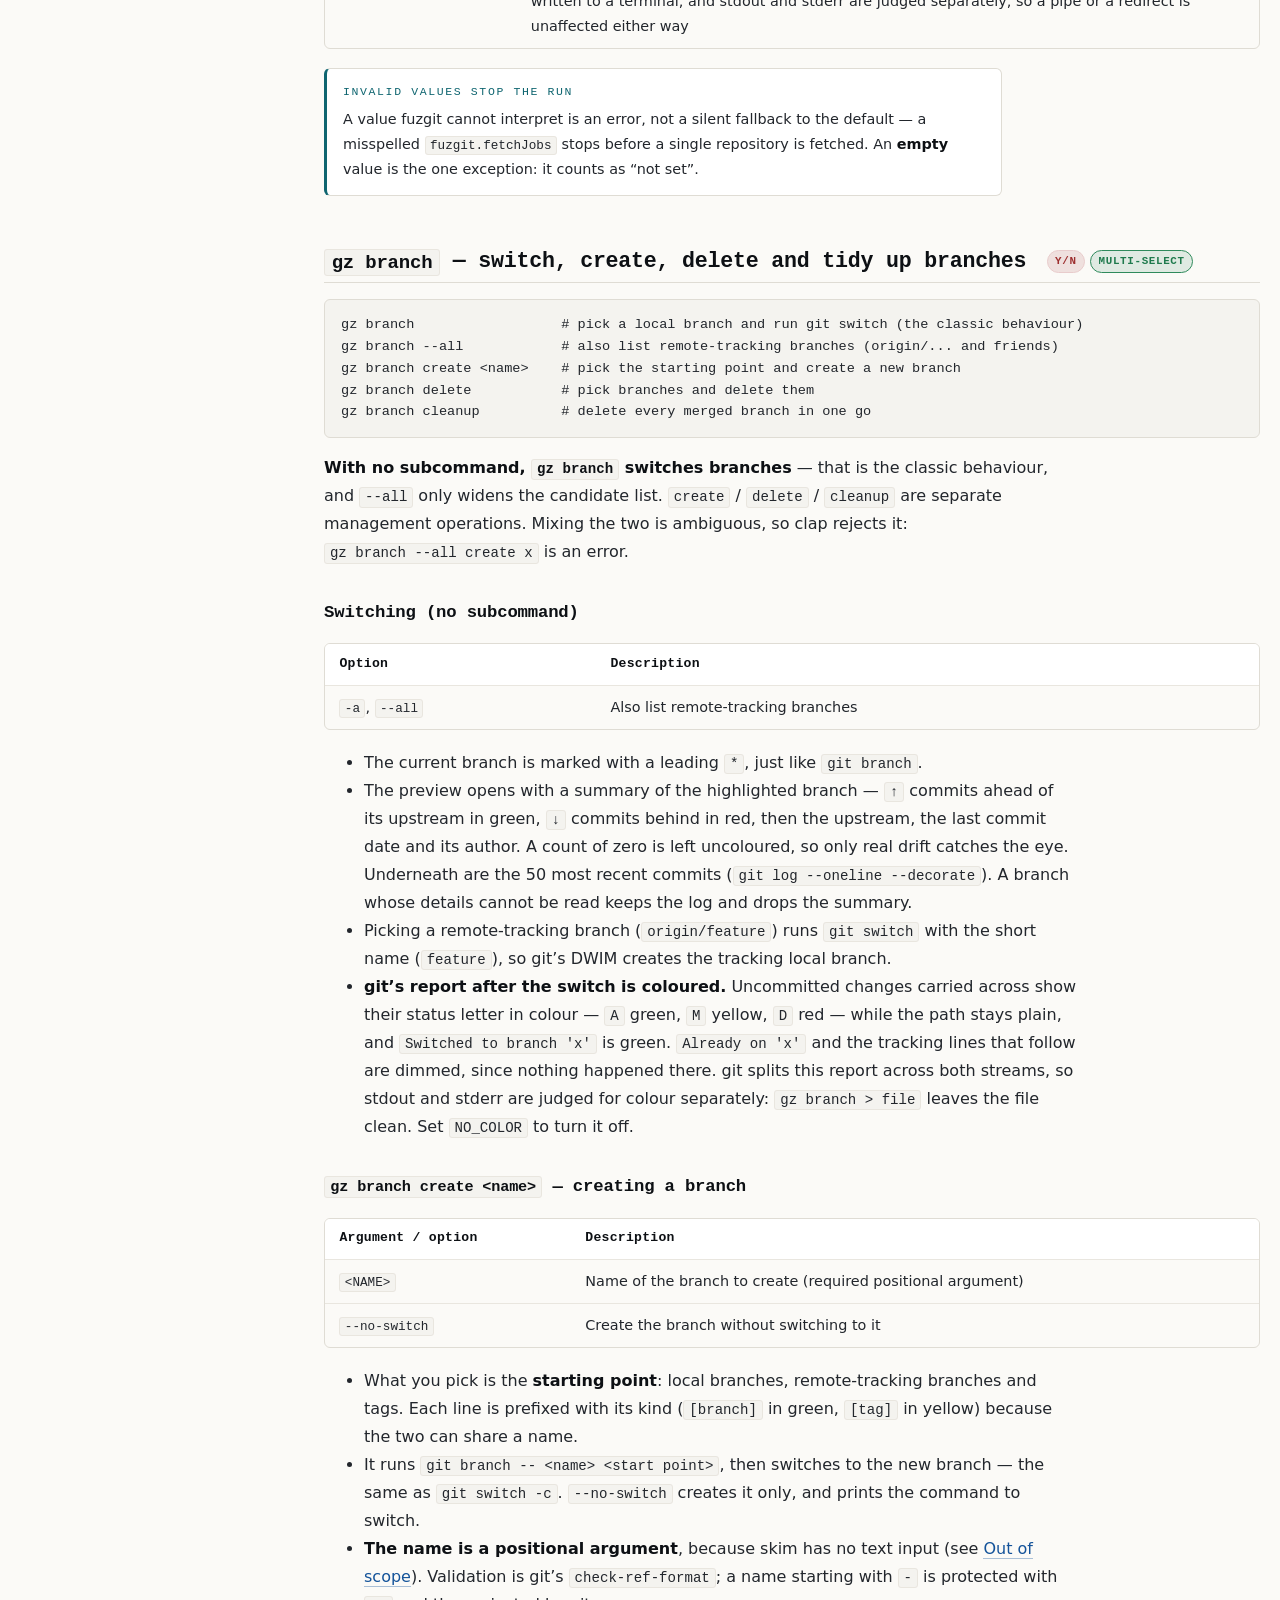
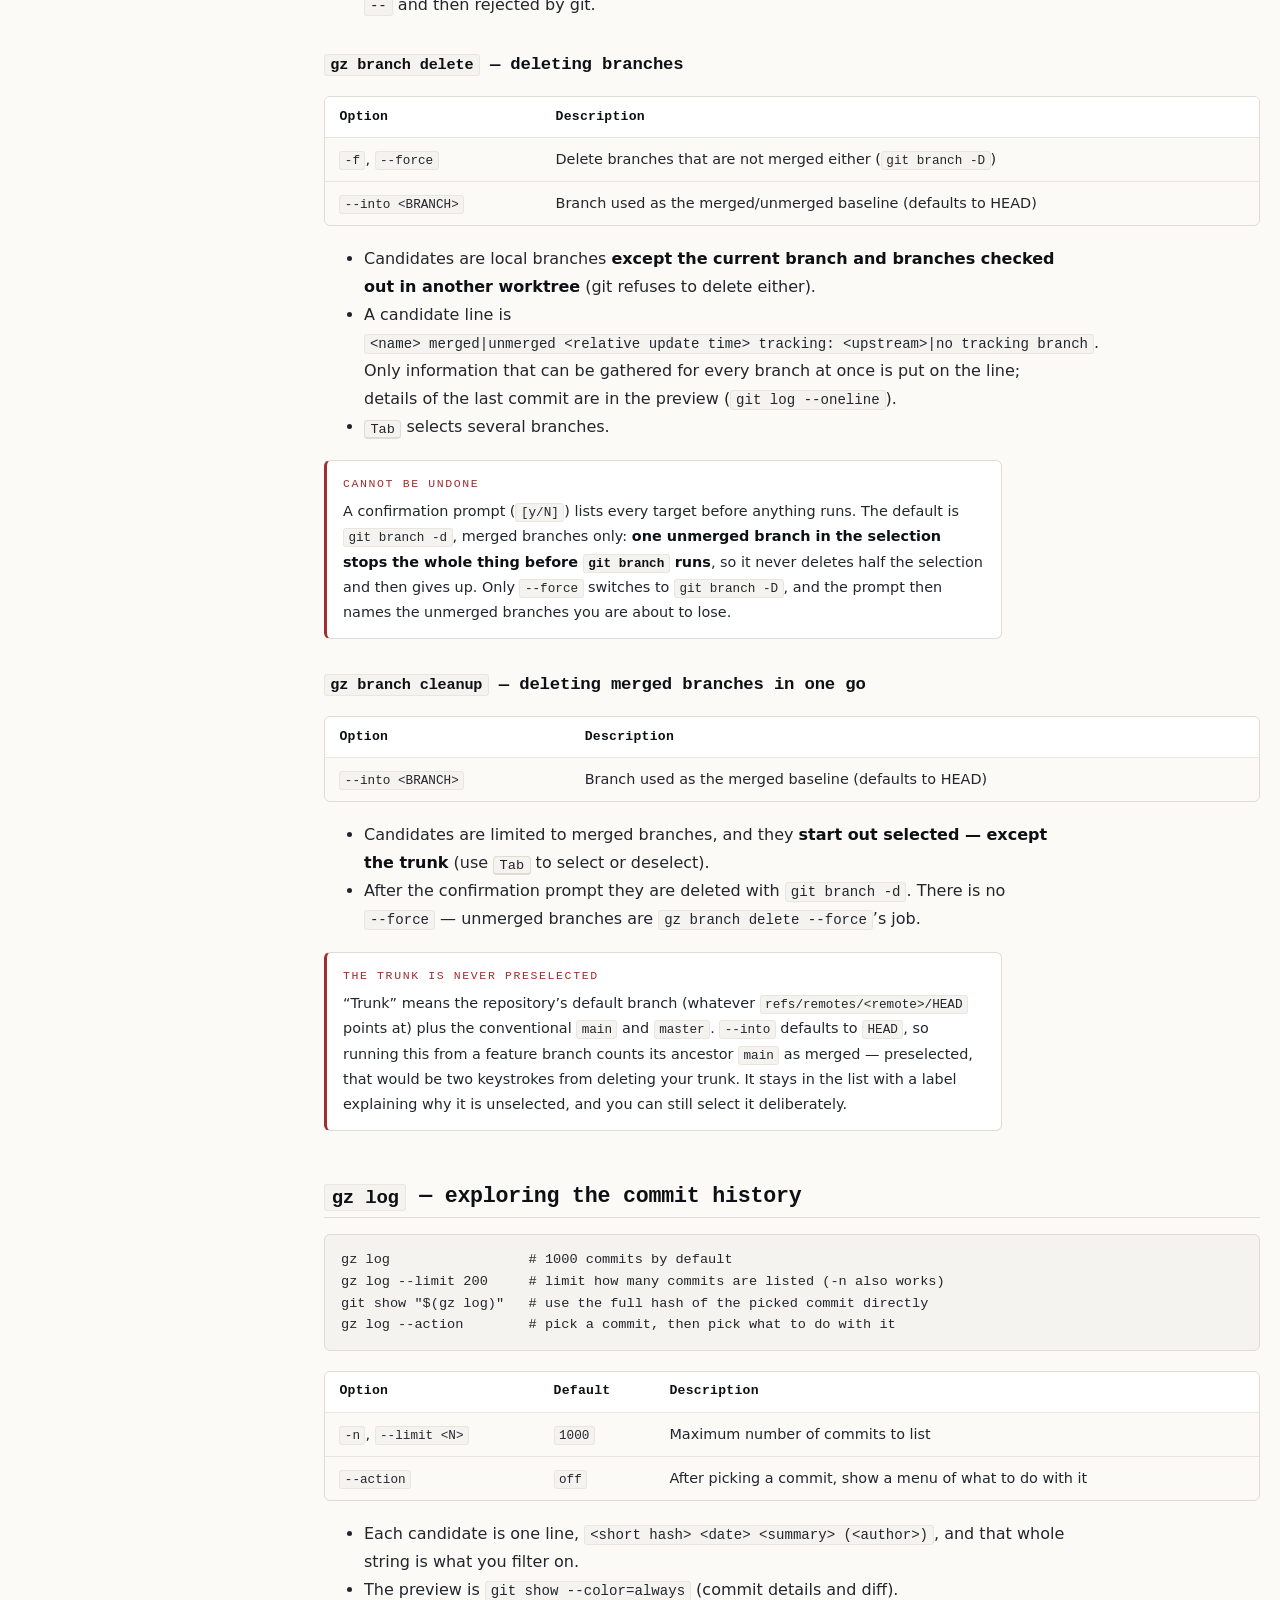
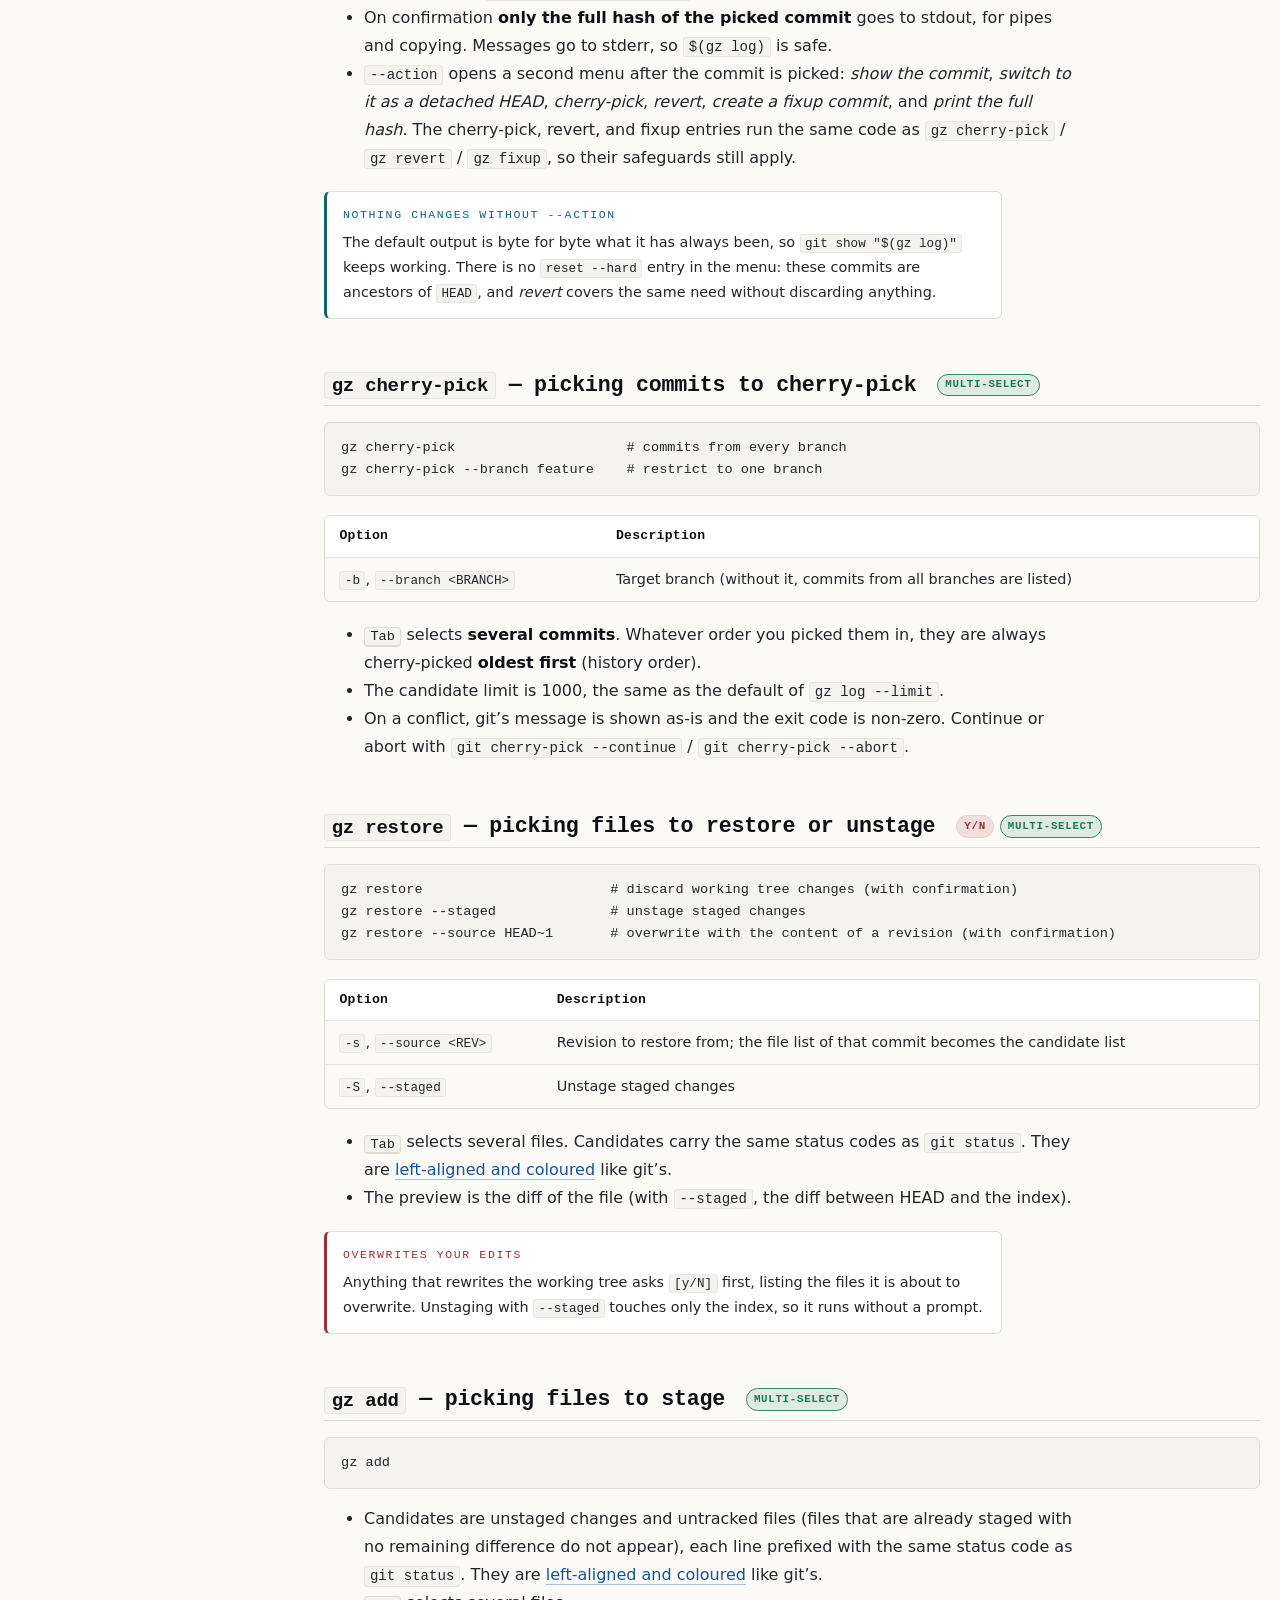
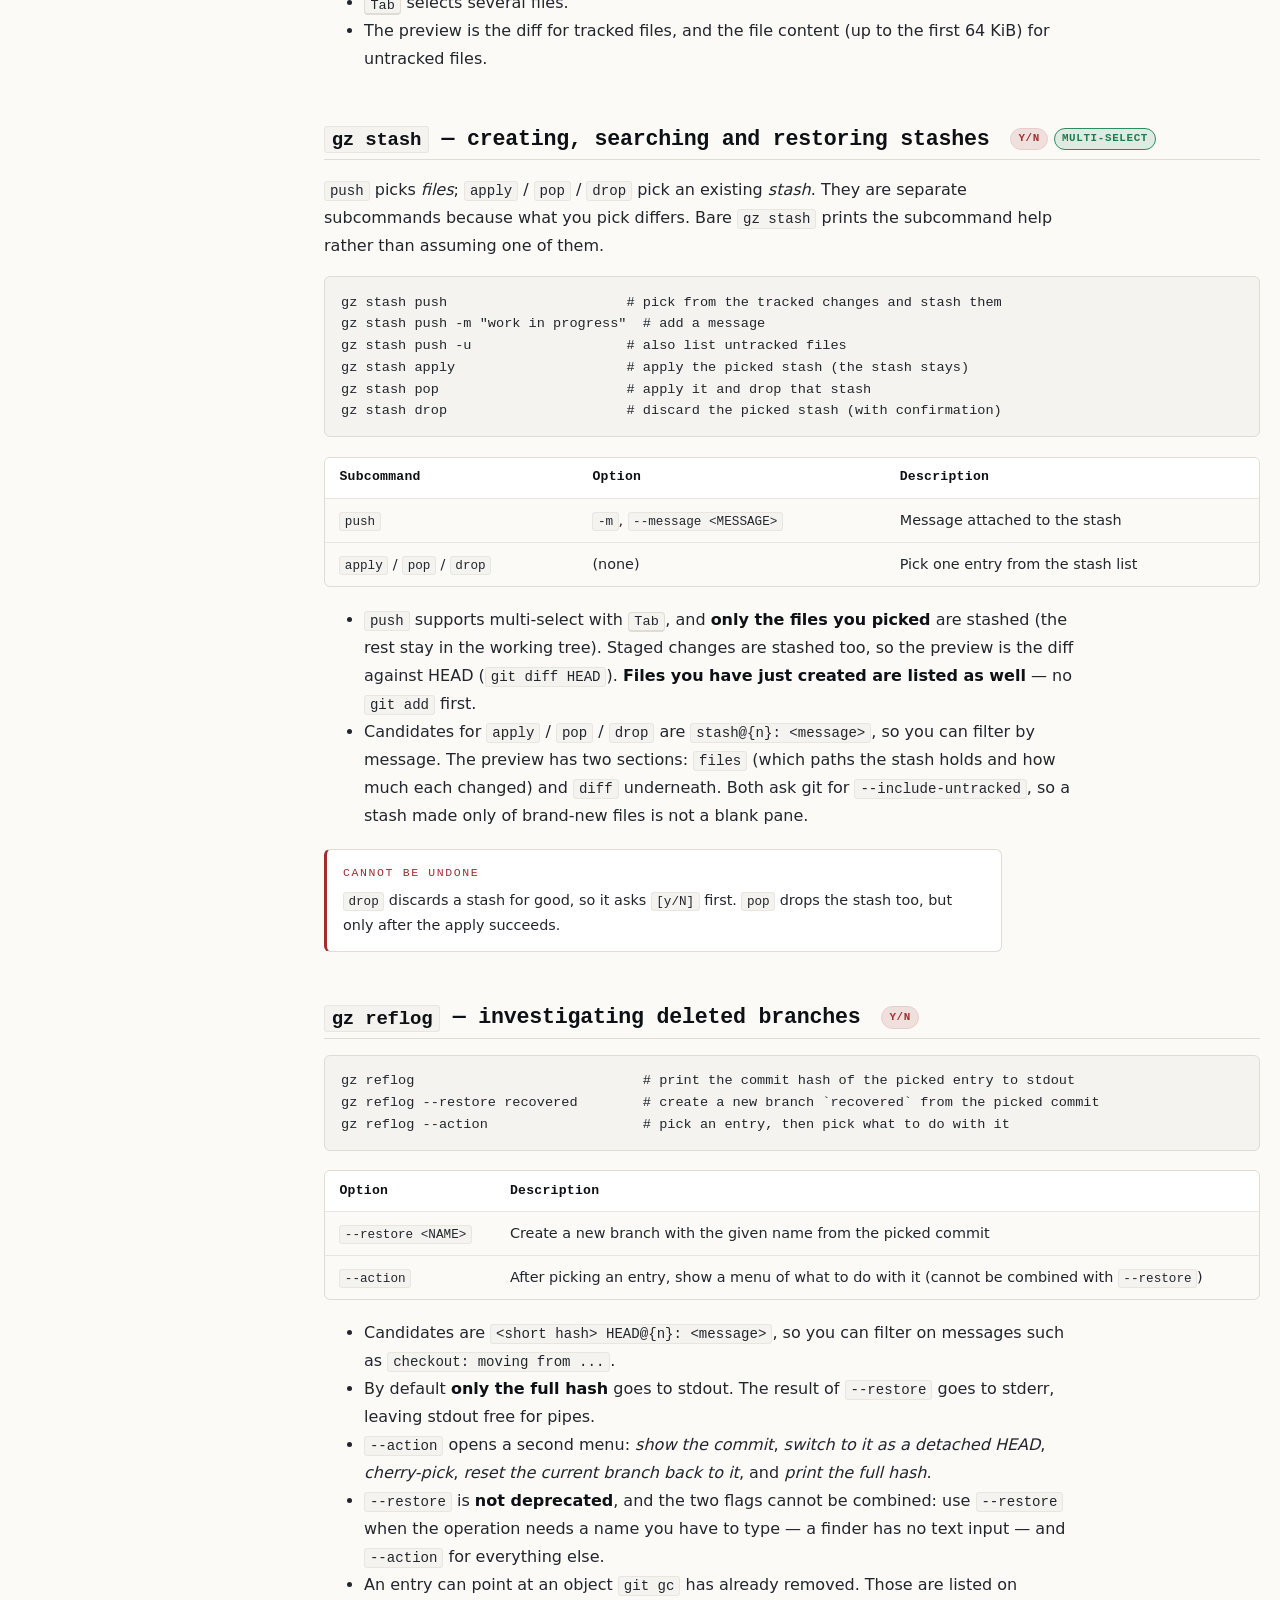
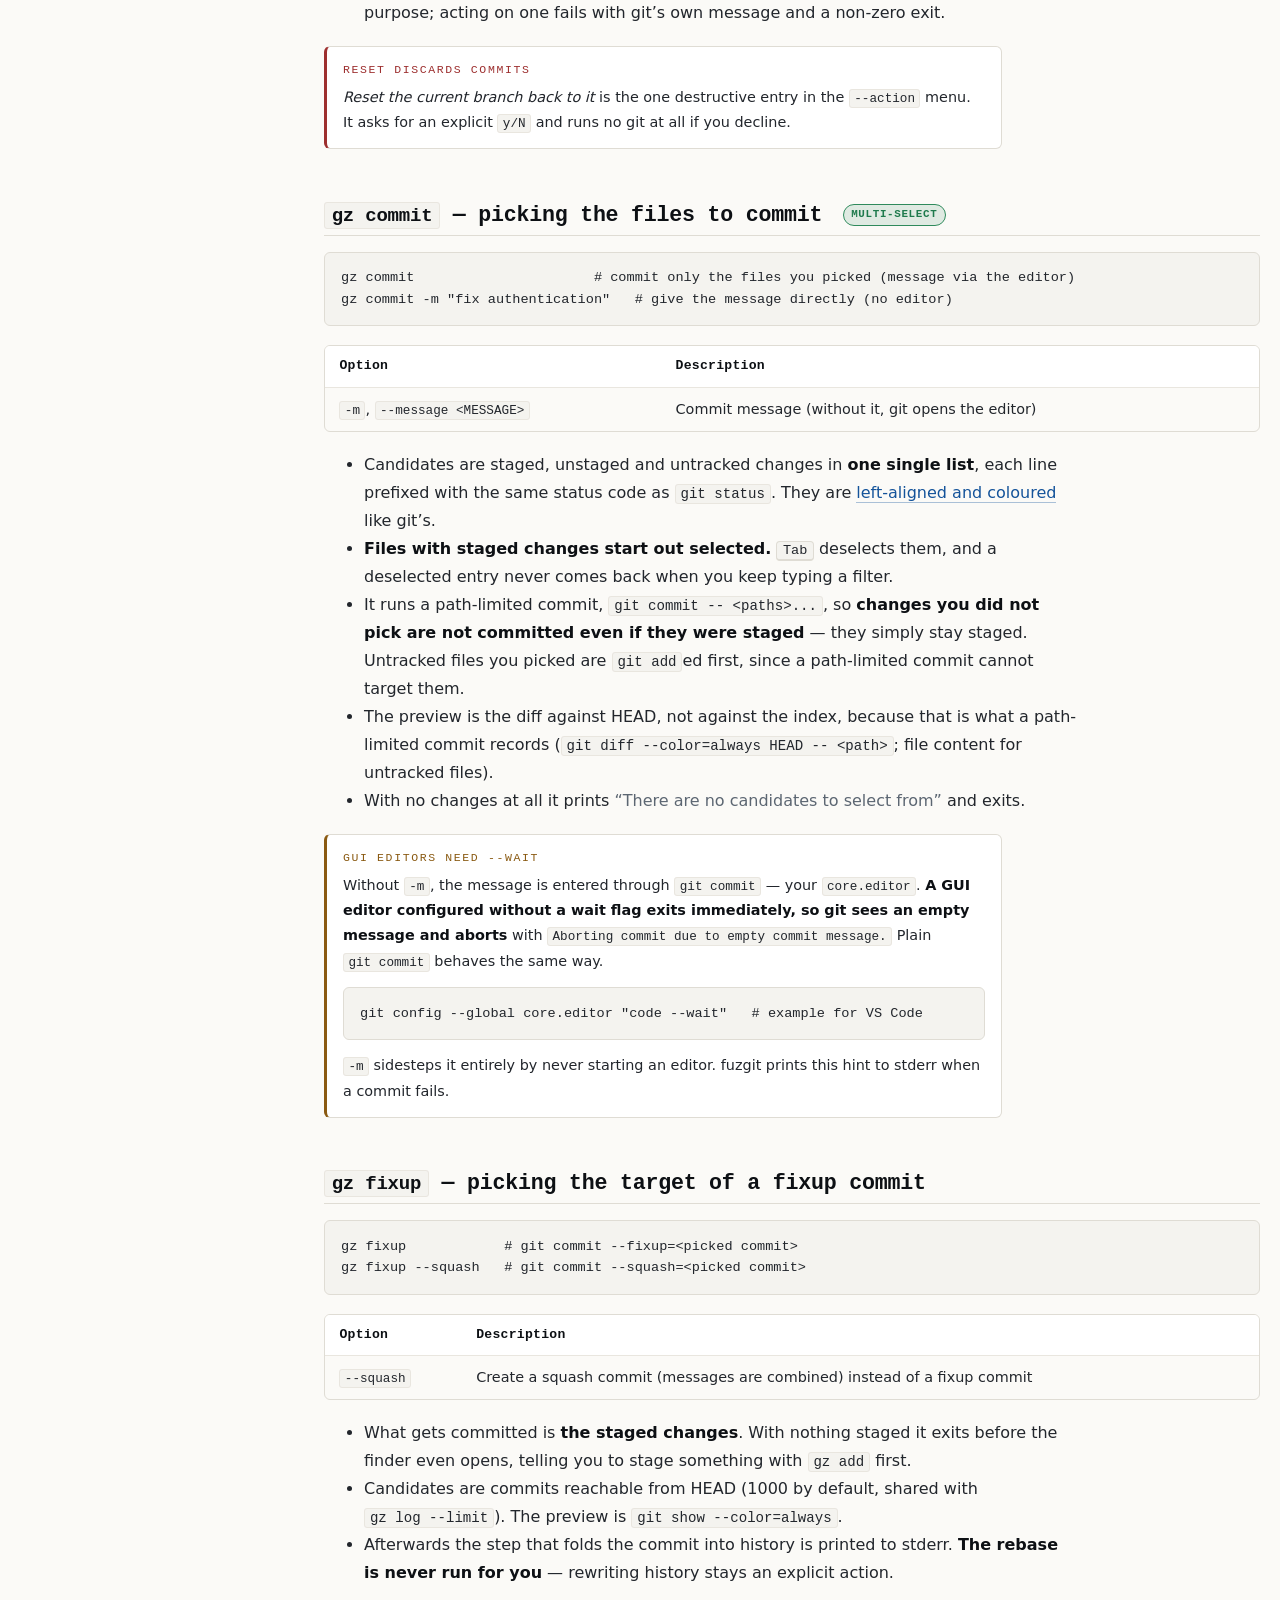
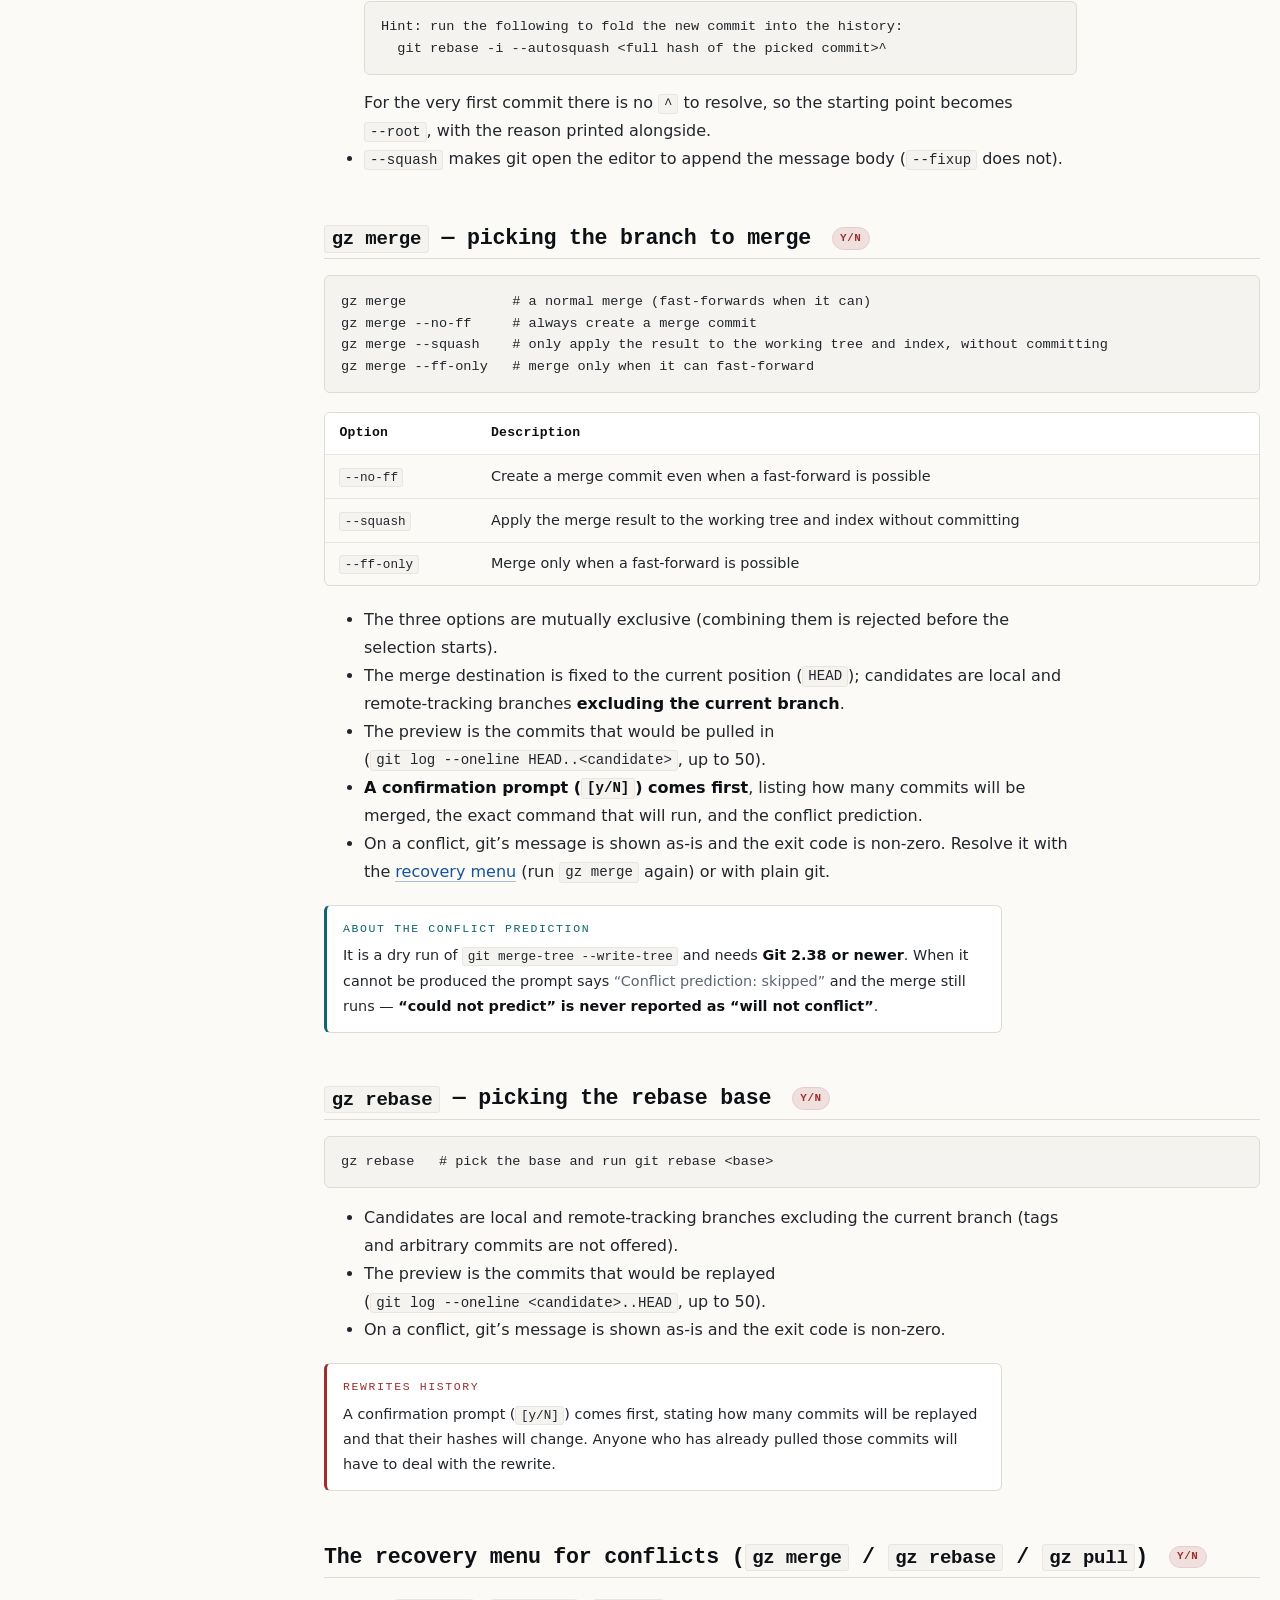
<file: docs/docs.html>
<!DOCTYPE html>
<html lang="en">
  <head>
    <meta charset="utf-8" />
    <meta name="viewport" content="width=device-width, initial-scale=1" />
    <title>fuzgit documentation</title>
    <meta
      name="description"
      content="Full documentation for fuzgit (command: gz), a git CLI built around a fuzzy finder. English and Japanese."
    />
    <link rel="stylesheet" href="assets/style.css" />
    <script>
      // Restore the stored language before first paint so the page does not
      // flash English when Japanese was selected. The full logic lives in
      // assets/docs.js; without JavaScript the CSS default (English) applies.
      (function () {
        try {
          var query = /[?&]lang=([^&]+)/.exec(location.search);
          var lang = query ? decodeURIComponent(query[1]) : null;
          if (lang !== "en" && lang !== "ja") {
            lang = localStorage.getItem("fuzgit-docs-lang");
          }
          if (lang === "en" || lang === "ja") {
            document.documentElement.setAttribute("data-lang", lang);
            document.documentElement.setAttribute("lang", lang);
          }
        } catch (error) {
          /* keep the English default */
        }
      })();
    </script>
    <script src="assets/docs.js" defer></script>
  </head>
  <body>
    <a class="skip-link" href="#content">Skip to content</a>

    <header class="docs-header">
      <div class="wrap">
        <a class="brand" href="index.html">fuzgit</a>
        <button class="toc-toggle" data-toc-toggle aria-expanded="false" aria-controls="toc">
          <span lang="en">Contents</span><span lang="ja">目次</span>
        </button>
        <span class="spacer"></span>
        <div class="lang-switch" role="group" aria-label="Language / 言語">
          <button type="button" data-lang-value="en" aria-pressed="true">EN</button>
          <button type="button" data-lang-value="ja" aria-pressed="false">日本語</button>
        </div>
      </div>
    </header>

    <div class="docs-layout">
      <nav class="toc" id="toc" aria-label="Table of contents">
        <h2><span lang="en">Getting started</span><span lang="ja">はじめに</span></h2>
        <ul>
          <li><a href="#overview"><span lang="en">Overview</span><span lang="ja">概要</span></a></li>
          <li><a href="#requirements"><span lang="en">Requirements</span><span lang="ja">前提条件</span></a></li>
          <li><a href="#install"><span lang="en">Installation</span><span lang="ja">インストール</span></a></li>
          <li><a href="#usage"><span lang="en">Usage</span><span lang="ja">使い方</span></a></li>
          <li><a href="#status-codes"><span lang="en">Status codes</span><span lang="ja">状態コード</span></a></li>
          <li><a href="#language"><span lang="en">Language</span><span lang="ja">表示言語</span></a></li>
          <li><a href="#configuration"><span lang="en">Configuration</span><span lang="ja">設定</span></a></li>
        </ul>

        <h2><span lang="en">Commands</span><span lang="ja">コマンド</span></h2>
        <ul>
          <li><a href="#branch">gz branch</a></li>
          <li><a href="#log">gz log</a></li>
          <li><a href="#cherry-pick">gz cherry-pick</a></li>
          <li><a href="#restore">gz restore</a></li>
          <li><a href="#add">gz add</a></li>
          <li><a href="#stash">gz stash</a></li>
          <li><a href="#reflog">gz reflog</a></li>
          <li><a href="#commit">gz commit</a></li>
          <li><a href="#fixup">gz fixup</a></li>
          <li><a href="#merge">gz merge</a></li>
          <li><a href="#rebase">gz rebase</a></li>
          <li><a href="#recovery"><span lang="en">Recovery menu</span><span lang="ja">復帰メニュー</span></a></li>
          <li><a href="#revert">gz revert</a></li>
          <li><a href="#status">gz status</a></li>
          <li><a href="#diff">gz diff</a></li>
          <li><a href="#fetch">gz fetch</a></li>
          <li><a href="#pull">gz pull</a></li>
          <li><a href="#worktree">gz worktree</a></li>
          <li><a href="#pr">gz pr</a></li>
        </ul>

        <h2><span lang="en">Reference</span><span lang="ja">リファレンス</span></h2>
        <ul>
          <li><a href="#network"><span lang="en">Network operations</span><span lang="ja">ネットワーク操作について</span></a></li>
          <li><a href="#notify"><span lang="en">Completion notifications</span><span lang="ja">完了通知</span></a></li>
          <li><a href="#keys"><span lang="en">Key bindings</span><span lang="ja">キー操作</span></a></li>
          <li><a href="#exit-codes"><span lang="en">Exit codes</span><span lang="ja">終了コード</span></a></li>
          <li><a href="#out-of-scope"><span lang="en">Out of scope</span><span lang="ja">スコープ外・非対応</span></a></li>
          <li><a href="#debug"><span lang="en">Debugging</span><span lang="ja">デバッグ</span></a></li>
          <li><a href="#development"><span lang="en">Development</span><span lang="ja">開発</span></a></li>
          <li><a href="#license"><span lang="en">License</span><span lang="ja">ライセンス</span></a></li>
        </ul>
      </nav>

      <main class="docs-main" id="content">
        <h1><span lang="en">fuzgit documentation</span><span lang="ja">fuzgit ドキュメント</span></h1>

        <section id="overview">
          <div lang="en">
            <p class="lede">
              fuzgit is a git CLI built around picking, searching and tracing
              with a fuzzy finder. The goal is to let you finish everyday git
              work without remembering branch names or commit hashes exactly:
              you narrow the list down and pick.
            </p>
            <p>
              Every subcommand follows the same model —
              <strong>build the candidate list &rarr; filter and pick it in the
              fuzzy finder (with a preview) &rarr; run the git
              operation</strong>. The fuzzy finder is
              <a href="https://crates.io/crates/skim">skim</a> embedded as a
              library, so no external <code>fzf</code> or <code>sk</code> binary
              is needed.
            </p>
            <ul>
              <li>Package name: <strong><code>fuzgit</code></strong></li>
              <li>Command (binary) name: <strong><code>gz</code></strong></li>
            </ul>
            <p class="muted">
              fuzgit speaks English and Japanese, English being the default
              (see <a href="#language">Language</a>). Console excerpts on this
              page show the default English display.
            </p>
          </div>
          <div lang="ja">
            <p class="lede">
              fuzzy finder で「選ぶ」「探す」「辿る」ことを軸にした git 操作 CLI ツールです。
            </p>
            <p>
              ブランチ名やコミットハッシュを正確に覚えていなくても、絞り込みと選択だけで日常的な
              git 操作を完結できることを目指しています。すべてのサブコマンドが
              <strong>候補一覧の取得 &rarr; fuzzy finder で絞り込み・選択（＋プレビュー）&rarr;
              git 操作の実行</strong>という同じ操作モデルに従います。fuzzy finder は
              <a href="https://crates.io/crates/skim">skim</a> をライブラリとして組み込んでいるため、
              外部の <code>fzf</code> / <code>sk</code> バイナリは不要です。
            </p>
            <ul>
              <li>パッケージ名: <strong><code>fuzgit</code></strong></li>
              <li>実行コマンド名（バイナリ名）: <strong><code>gz</code></strong></li>
            </ul>
          </div>
        </section>

        <section id="requirements">
          <h2>
            <span lang="en">Requirements</span><span lang="ja">前提条件</span>
            <a class="anchor" href="#requirements" aria-label="Link to this section">#</a>
          </h2>
          <div lang="en">
            <ul>
              <li>
                <strong>git on the system (required).</strong> fuzgit reads the
                repository with <a href="https://crates.io/crates/gix">gix</a>,
                but every write (<code>switch</code>, <code>cherry-pick</code>,
                <code>restore</code>, <code>add</code>, <code>stash</code>&hellip;)
                and every coloured diff preview runs the system
                <code>git</code>. Without it on <code>PATH</code>, fuzgit stops
                with <span class="muted">&ldquo;git was not found. Install git
                and make sure it is on your PATH&rdquo;</span>.
              </li>
              <li>
                <strong>Git 2.38 or newer &mdash; only for the conflict
                prediction of <code>gz merge</code>.</strong> The prediction
                needs <code>git merge-tree --write-tree</code>. On older git
                <strong>the prediction is skipped and the merge still
                runs</strong>; the confirmation prompt says so.
              </li>
              <li>
                <strong>Git 2.32 or newer &mdash; only for the
                <code>gz stash</code> preview.</strong> It asks
                <code>git stash show</code> for
                <code>--include-untracked</code>. Older git shows an error in the
                preview pane; picking and applying a stash still works. Anything
                that satisfies the 2.38 above satisfies this too.
              </li>
              <li>
                <strong>A stable Rust toolchain &mdash; only to build from
                source.</strong> Rust 1.85 or newer (the crate uses edition
                2024); development is verified with 1.95.0.
              </li>
            </ul>
          </div>
          <div lang="ja">
            <ul>
              <li>
                <strong>システムの <code>git</code>（必須）</strong><br />
                リポジトリの読み取りには <a href="https://crates.io/crates/gix">gix</a>
                を使いますが、書き込み（<code>switch</code>・<code>cherry-pick</code>・
                <code>restore</code>・<code>add</code>・<code>stash</code> など）と
                プレビュー用の色付き差分は、いずれもシステムの <code>git</code> を
                実行します。PATH 上に無い場合は「git コマンドが見つかりません」と
                表示して停止します。
              </li>
              <li>
                <strong>Git 2.38 以降 &mdash; <code>gz merge</code> のコンフリクト予測にのみ必要</strong><br />
                予測には <code>git merge-tree --write-tree</code> を使います。それより古い git
                では<strong>予測だけを省略し、merge はそのまま実行します</strong>
                （省略した旨は確認プロンプトに表示されます）。
              </li>
              <li>
                <strong>Git 2.32 以降 &mdash; <code>gz stash</code> のプレビューにのみ必要</strong><br />
                <code>git stash show</code> に <code>--include-untracked</code> を渡すためです。
                これより古い git ではプレビューにエラーが出ますが、stash の選択と適用は動きます。
                上の 2.38 を満たしていれば、こちらも満たされます。
              </li>
              <li>
                <strong>stable の Rust ツールチェイン &mdash; ソースからビルドする場合のみ</strong><br />
                Rust 1.85 以降（edition 2024 のため）。開発時の確認は 1.95.0 です。
              </li>
            </ul>
          </div>
        </section>

        <section id="install">
          <h2>
            <span lang="en">Installation</span><span lang="ja">インストール</span>
            <a class="anchor" href="#install" aria-label="Link to this section">#</a>
          </h2>
          <div lang="en">
            <h3>macOS &mdash; Homebrew</h3>
            <pre><code>brew install hatohato25/fuzgit/fuzgit</code></pre>

            <h3>Linux / WSL &mdash; install script</h3>
            <pre><code>curl -fsSL https://raw.githubusercontent.com/hatohato25/fuzgit/main/install.sh | sh</code></pre>
            <p>
              It downloads the release tarball for your machine,
              <strong>verifies its SHA-256 checksum</strong>, and puts
              <code>gz</code> in <code>~/.local/bin</code>. No
              <code>sudo</code>, and nothing outside that directory. If that
              directory is not on <code>PATH</code>, the script prints the line
              to add &mdash; <strong>it does not edit your shell profile for
              you</strong>.
            </p>
            <div class="table-wrap">
              <table>
                <thead><tr><th scope="col">Option</th><th scope="col">Environment variable</th><th scope="col">Description</th></tr></thead>
                <tbody>
                  <tr><td><code>--version &lt;TAG&gt;</code></td><td><code>FUZGIT_VERSION</code></td><td>Release to install (defaults to the latest)</td></tr>
                  <tr><td><code>--bin-dir &lt;DIR&gt;</code></td><td><code>FUZGIT_BIN_DIR</code></td><td>Where to put <code>gz</code> (defaults to <code>~/.local/bin</code>)</td></tr>
                </tbody>
              </table>
            </div>
            <pre><code>curl -fsSL .../install.sh | sh -s -- --bin-dir /usr/local/bin</code></pre>
            <p>
              Only <strong>x86_64</strong> is published for Linux today. On
              <code>aarch64</code> the script stops and points at the source
              build rather than installing a binary that cannot run.
            </p>
            <div class="note">
              <span class="note-label">Heads up</span>
              <p>
                Piping a script into a shell runs code you have not read. The
                script is <code>install.sh</code> at the root of the repository
                &mdash; read it first if you would rather, then run it locally.
              </p>
            </div>

            <h3>From source</h3>
            <p>
              fuzgit is not published to crates.io, so clone the repository and
              install from the local checkout.
            </p>
            <pre><code>git clone https://github.com/hatohato25/fuzgit.git
cd fuzgit
cargo install --path .</code></pre>
            <p>
              This installs <code>~/.cargo/bin/gz</code> (the package is
              <code>fuzgit</code>, the command is <code>gz</code>).
            </p>
            <p>To try it without installing:</p>
            <pre><code>cargo build --release
./target/release/gz --help</code></pre>
          </div>
          <div lang="ja">
            <h3>macOS &mdash; Homebrew</h3>
            <pre><code>brew install hatohato25/fuzgit/fuzgit</code></pre>

            <h3>Linux / WSL &mdash; インストールスクリプト</h3>
            <pre><code>curl -fsSL https://raw.githubusercontent.com/hatohato25/fuzgit/main/install.sh | sh</code></pre>
            <p>
              実行環境に合うリリース資産を取得し、<strong>SHA-256 チェックサムを検証</strong>した
              うえで <code>gz</code> を <code>~/.local/bin</code> へ配置します。
              <code>sudo</code> は不要で、そのディレクトリの外には何も書きません。
              <code>PATH</code> に無い場合は追加すべき行を表示するだけで、
              <strong>シェルの設定ファイルは書き換えません</strong>。
            </p>
            <div class="table-wrap">
              <table>
                <thead><tr><th scope="col">オプション</th><th scope="col">環境変数</th><th scope="col">説明</th></tr></thead>
                <tbody>
                  <tr><td><code>--version &lt;TAG&gt;</code></td><td><code>FUZGIT_VERSION</code></td><td>導入するリリース（既定は最新）</td></tr>
                  <tr><td><code>--bin-dir &lt;DIR&gt;</code></td><td><code>FUZGIT_BIN_DIR</code></td><td><code>gz</code> の配置先（既定は <code>~/.local/bin</code>）</td></tr>
                </tbody>
              </table>
            </div>
            <pre><code>curl -fsSL .../install.sh | sh -s -- --bin-dir /usr/local/bin</code></pre>
            <p>
              現在 Linux 向けに配布しているのは <strong>x86_64 のみ</strong>です。
              <code>aarch64</code> では動かないバイナリを入れずに停止し、ソースからの
              ビルドを案内します。
            </p>
            <div class="note">
              <span class="note-label">注意</span>
              <p>
                スクリプトをシェルへパイプするのは、読んでいないコードを実行することでも
                あります。中身はリポジトリ直下の <code>install.sh</code> です。先に読んでから
                手元で実行しても構いません。
              </p>
            </div>

            <h3>ソースからインストール</h3>
            <p>
              crates.io へは未公開のため、リポジトリを取得してローカルからインストールします。
            </p>
            <pre><code>git clone https://github.com/hatohato25/fuzgit.git
cd fuzgit
cargo install --path .</code></pre>
            <p>
              <code>~/.cargo/bin/gz</code> がインストールされます（パッケージ名は
              <code>fuzgit</code>、コマンド名は <code>gz</code>）。
            </p>
            <p>インストールせずに試す場合:</p>
            <pre><code>cargo build --release
./target/release/gz --help</code></pre>
          </div>
        </section>

        <section id="usage">
          <h2>
            <span lang="en">Usage</span><span lang="ja">使い方</span>
            <a class="anchor" href="#usage" aria-label="Link to this section">#</a>
          </h2>
          <pre><code>gz &lt;subcommand&gt; [options]</code></pre>
          <div lang="en">
            <p>
              Running <code>gz</code> with no arguments, or
              <code>gz --help</code>, lists the subcommands.
            </p>
          </div>
          <div lang="ja">
            <p>
              引数なしの <code>gz</code> および <code>gz --help</code> で
              サブコマンド一覧を表示します。
            </p>
          </div>

          <div lang="en">
            <p>
              <strong>An option gets a short form only when git itself spells it
              the same way</strong> &mdash; <code>gz restore -S</code>
              (<code>git restore -S</code>), <code>gz fetch -p</code>
              (<code>git fetch -p</code>), <code>gz pull -r</code>
              (<code>git pull -r</code>), <code>gz branch delete -f</code>
              (<code>git branch -f</code>) and so on. fuzgit-specific options are
              long-only, and a letter git already uses for something else is
              never reused: <code>gz worktree add</code> takes no short form
              because git has no short spelling for it either.
            </p>
          </div>
          <div lang="ja">
            <p>
              <strong>オプションの短縮形は、git 本体に同じ意味の綴りがあるものだけに
              付けています</strong>（<code>gz restore -S</code> =
              <code>git restore -S</code>、<code>gz fetch -p</code> =
              <code>git fetch -p</code>、<code>gz pull -r</code> =
              <code>git pull -r</code>、<code>gz branch delete -f</code> =
              <code>git branch -f</code> など）。fuzgit 固有のオプションは長い綴りだけとし、
              git が別の意味で使っている文字は流用しません。<code>gz worktree add</code> に
              短縮形が無いのは、git 側にも対応する綴りが無いからです。
            </p>
          </div>

          <div class="table-wrap">
            <table>
              <thead>
                <tr>
                  <th scope="col"><span lang="en">Subcommand</span><span lang="ja">サブコマンド</span></th>
                  <th scope="col"><span lang="en">What it does</span><span lang="ja">概要</span></th>
                  <th scope="col"><span lang="en">Selection</span><span lang="ja">選択</span></th>
                </tr>
              </thead>
              <tbody>
                <tr>
                  <td><a href="#branch"><code>gz branch</code></a></td>
                  <td>
                    <span lang="en">Pick a branch and switch to it (subcommands also create, delete and tidy up branches)</span>
                    <span lang="ja">ブランチを選んで切り替える（サブコマンドで作成・削除・整理も行う）</span>
                  </td>
                  <td>
                    <span lang="en">single / depends on subcommand</span>
                    <span lang="ja">単一／サブコマンド次第</span>
                  </td>
                </tr>
                <tr>
                  <td><a href="#log"><code>gz log</code></a></td>
                  <td>
                    <span lang="en">Trace the commit history and print the full hash to stdout (<code>--action</code> picks what to do next)</span>
                    <span lang="ja">コミット履歴を辿り、フルハッシュを標準出力へ出す（<code>--action</code> で次の操作を選ぶ）</span>
                  </td>
                  <td><span lang="en">single</span><span lang="ja">単一</span></td>
                </tr>
                <tr>
                  <td><a href="#cherry-pick"><code>gz cherry-pick</code></a></td>
                  <td>
                    <span lang="en">Pick commits and cherry-pick them</span>
                    <span lang="ja">コミットを選んで cherry-pick する</span>
                  </td>
                  <td><span lang="en">multiple</span><span lang="ja">複数</span></td>
                </tr>
                <tr>
                  <td><a href="#restore"><code>gz restore</code></a></td>
                  <td>
                    <span lang="en">Pick files to restore or unstage</span>
                    <span lang="ja">ファイルを選んで復元・アンステージする</span>
                  </td>
                  <td><span lang="en">multiple</span><span lang="ja">複数</span></td>
                </tr>
                <tr>
                  <td><a href="#add"><code>gz add</code></a></td>
                  <td>
                    <span lang="en">Pick unstaged and untracked files and stage them</span>
                    <span lang="ja">未ステージ・未追跡ファイルを選んでステージする</span>
                  </td>
                  <td><span lang="en">multiple</span><span lang="ja">複数</span></td>
                </tr>
                <tr>
                  <td><a href="#stash"><code>gz stash &lt;subcommand&gt;</code></a></td>
                  <td>
                    <span lang="en">Stash changes away, and search stashes to apply or drop them</span>
                    <span lang="ja">変更を stash へ退避し、stash を検索して適用・破棄する</span>
                  </td>
                  <td>
                    <span lang="en">depends on subcommand</span>
                    <span lang="ja">サブコマンド次第</span>
                  </td>
                </tr>
                <tr>
                  <td><a href="#reflog"><code>gz reflog</code></a></td>
                  <td>
                    <span lang="en">Trace the HEAD reflog and recover lost commits (<code>--action</code> picks what to do next)</span>
                    <span lang="ja">HEAD の reflog を辿り、失われたコミットを取り出す（<code>--action</code> で次の操作を選ぶ）</span>
                  </td>
                  <td><span lang="en">single</span><span lang="ja">単一</span></td>
                </tr>
                <tr>
                  <td><a href="#commit"><code>gz commit</code></a></td>
                  <td>
                    <span lang="en">Pick changed files and commit only those</span>
                    <span lang="ja">変更ファイルを選んで、選んだものだけをコミットする</span>
                  </td>
                  <td><span lang="en">multiple</span><span lang="ja">複数</span></td>
                </tr>
                <tr>
                  <td><a href="#fixup"><code>gz fixup</code></a></td>
                  <td>
                    <span lang="en">Pick the commit to amend and create a fixup commit</span>
                    <span lang="ja">修正対象のコミットを選んで fixup コミットを作る</span>
                  </td>
                  <td><span lang="en">single</span><span lang="ja">単一</span></td>
                </tr>
                <tr>
                  <td><a href="#merge"><code>gz merge</code></a></td>
                  <td>
                    <span lang="en">Pick the branch to merge (recovery menu while one is in progress)</span>
                    <span lang="ja">merge するブランチを選ぶ（進行中は復帰メニュー）</span>
                  </td>
                  <td><span lang="en">single</span><span lang="ja">単一</span></td>
                </tr>
                <tr>
                  <td><a href="#rebase"><code>gz rebase</code></a></td>
                  <td>
                    <span lang="en">Pick the base to rebase onto (recovery menu while one is in progress)</span>
                    <span lang="ja">rebase の base を選ぶ（進行中は復帰メニュー）</span>
                  </td>
                  <td><span lang="en">single</span><span lang="ja">単一</span></td>
                </tr>
                <tr>
                  <td><a href="#revert"><code>gz revert</code></a></td>
                  <td>
                    <span lang="en">Pick the commits to undo and revert them</span>
                    <span lang="ja">打ち消すコミットを選んで revert する</span>
                  </td>
                  <td><span lang="en">multiple</span><span lang="ja">複数</span></td>
                </tr>
                <tr>
                  <td><a href="#status"><code>gz status</code></a></td>
                  <td>
                    <span lang="en">List changed files and act on the ones you pick (two-step selection)</span>
                    <span lang="ja">変更ファイルを一覧し、選んだファイルに操作を行う（2 段選択）</span>
                  </td>
                  <td>
                    <span lang="en">multiple &rarr; single</span>
                    <span lang="ja">複数 → 単一</span>
                  </td>
                </tr>
                <tr>
                  <td><a href="#diff"><code>gz diff</code></a></td>
                  <td>
                    <span lang="en">Pick what to compare and show the diff</span>
                    <span lang="ja">比較対象を選んで差分を表示する</span>
                  </td>
                  <td><span lang="en">depends on mode</span><span lang="ja">モード次第</span></td>
                </tr>
                <tr>
                  <td><a href="#fetch"><code>gz fetch</code></a></td>
                  <td>
                    <span lang="en">Decide what to fetch and fetch it (<code>--siblings</code> also fetches the repositories next door, in parallel; <strong>uses the network</strong>)</span>
                    <span lang="ja">fetch の対象を決めて取得する（<code>--siblings</code> で隣のリポジトリも並列に一括取得。<strong>ネットワークを使う</strong>）</span>
                  </td>
                  <td>
                    <span lang="en">single / multiple with <code>--siblings</code></span>
                    <span lang="ja">単一／<code>--siblings</code> は複数</span>
                  </td>
                </tr>
                <tr>
                  <td><a href="#pull"><code>gz pull</code></a></td>
                  <td>
                    <span lang="en">Pick branches and bring them up to their upstream in one go (fast-forward only; <code>--rebase</code> / <code>--merge</code> integrate the current branch instead; <strong>uses the network</strong>)</span>
                    <span lang="ja">ブランチを選んで upstream へまとめて追随させる（fast-forward のみ。<code>--rebase</code> / <code>--merge</code> は現在のブランチが対象。<strong>ネットワークを使う</strong>）</span>
                  </td>
                  <td><span lang="en">multiple / none with <code>--rebase</code></span><span lang="ja">複数／<code>--rebase</code> は選択なし</span></td>
                </tr>
                <tr>
                  <td><a href="#worktree"><code>gz worktree</code></a></td>
                  <td>
                    <span lang="en">List and manage worktrees (<code>add &lt;name&gt;</code> creates one next to the repository)</span>
                    <span lang="ja">worktree を一覧・管理する（<code>add &lt;name&gt;</code> はリポジトリの隣に作る）</span>
                  </td>
                  <td><span lang="en">single</span><span lang="ja">単一</span></td>
                </tr>
                <tr>
                  <td><a href="#pr"><code>gz pr</code></a></td>
                  <td>
                    <span lang="en">Pick a GitHub pull request and check it out (<code>--worktree &lt;name&gt;</code> opens it in a review worktree; <strong>needs the gh CLI, uses the network</strong>)</span>
                    <span lang="ja">GitHub の PR を選んで checkout する（<code>--worktree &lt;name&gt;</code> でレビュー用 worktree に開く。<strong>gh CLI が必要・ネットワークを使う</strong>）</span>
                  </td>
                  <td><span lang="en">single</span><span lang="ja">単一</span></td>
                </tr>
              </tbody>
            </table>
          </div>

          <div lang="en">
            <p>
              Each command heading below carries chips for what the section
              contains. They describe the section as a whole — an option or a
              subcommand inside it, not necessarily the bare command.
            </p>
            <ul>
              <li>
                <span class="badge net">network</span>
                talks to a remote.
              </li>
              <li>
                <span class="badge confirm">y/N</span>
                asks before something you cannot take back.
              </li>
              <li>
                <span class="badge multi">multi-select</span>
                <kbd>Tab</kbd> picks more than one candidate.
              </li>
            </ul>
          </div>
          <div lang="ja">
            <p>
              以下の各コマンド見出しには、その節に何が含まれるかを示すチップを付けています。
              対象は節全体であり、素のコマンドではなく中のオプション・サブコマンドを
              指している場合もあります。
            </p>
            <ul>
              <li>
                <span class="badge net">通信</span>
                リモートと通信します。
              </li>
              <li>
                <span class="badge confirm">y/N</span>
                取り消せない操作の前に確認します。
              </li>
              <li>
                <span class="badge multi">複数選択</span>
                <kbd>Tab</kbd> で複数の候補を選べます。
              </li>
            </ul>
          </div>
        </section>

        <section id="status-codes">
          <h2>
            <span lang="en">Status codes in file lists</span>
            <span lang="ja">ファイル一覧の状態コード</span>
            <a class="anchor" href="#status-codes" aria-label="Link to this section">#</a>
          </h2>
          <div lang="en">
            <p>
              Every command that lists files &mdash;
              <a href="#restore"><code>gz restore</code></a>,
              <a href="#add"><code>gz add</code></a>,
              <a href="#commit"><code>gz commit</code></a>,
              <a href="#status"><code>gz status</code></a> &mdash; prefixes each
              line with the same two status characters as
              <code>git status --short</code>, in the same colours: green for
              the index (staged) column, red for the working-tree column, and
              red for both characters of an untracked file (<code>??</code>).
            </p>
            <p>
              One thing differs: <strong>the two characters are
              left-aligned</strong>. A change that exists only in the working
              tree reads <code>M&nbsp;</code> where git writes
              <code>&nbsp;M</code>. The column stays two characters wide, so the
              paths still line up.
            </p>
            <div class="note">
              <span class="note-label">Where colour is the only signal</span>
              <p>
                Because of that alignment, <code>M&nbsp;</code> means either a
                staged change or an unstaged one, and <strong>only the colour
                tells them apart</strong>. Without colour (<code>NO_COLOR</code>,
                or output through a pipe) the two look identical.
              </p>
            </div>
          </div>
          <div lang="ja">
            <p>
              ファイルを一覧するコマンド（<a href="#restore"><code>gz restore</code></a>・
              <a href="#add"><code>gz add</code></a>・<a href="#commit"><code>gz commit</code></a>・
              <a href="#status"><code>gz status</code></a>）は、行頭に
              <code>git status --short</code> と同じ 2 文字の状態コードを、同じ配色で表示します
              &mdash; index（staged）列は緑、作業ツリー列は赤、未追跡（<code>??</code>）は
              2 文字とも赤です。
            </p>
            <p>
              1 点だけ git と異なり、<strong>2 文字を左詰めで表示します</strong>。
              作業ツリーだけの変更は、git の <code>&nbsp;M</code> ではなく
              <code>M&nbsp;</code> になります。列幅は 2 文字のままなので、パスの開始位置は
              揃います。
            </p>
            <div class="note">
              <span class="note-label">色だけが頼りになる場面</span>
              <p>
                左詰めにしたため <code>M&nbsp;</code> は staged と unstaged のどちらでもあり得ます。
                <strong>両者を区別するのは色だけ</strong>です。<code>NO_COLOR</code> や
                パイプ経由など色の付かない環境では、同じ見た目になります。
              </p>
            </div>
          </div>
        </section>

        <section id="language">
          <h2>
            <span lang="en">Language</span><span lang="ja">表示言語</span>
            <a class="anchor" href="#language" aria-label="Link to this section">#</a>
          </h2>
          <div lang="en">
            <p>
              Every piece of text fuzgit produces &mdash; messages, errors,
              finder headers, confirmation prompts and <code>--help</code>
              &mdash; is available in <strong>English and Japanese</strong>.
              The language is detected from your locale, and
              <strong>falls back to English</strong> whenever the locale is not
              Japanese or cannot be interpreted. To pin it explicitly:
            </p>
            <pre><code>git config --global fuzgit.lang ja   # persistent (--local sets it per repository; `en` pins English)
gz --lang ja branch                  # one-off, accepted by every subcommand</code></pre>
          </div>
          <div lang="ja">
            <p>
              fuzgit が表示するすべての文言（メッセージ・エラー・finder のヘッダー・
              確認プロンプト・<code>--help</code>）が<strong>日本語と英語</strong>に
              対応しています。表示言語は<strong>ロケールから自動的に決まり</strong>、
              日本語ロケールでない場合や解釈できない場合は<strong>英語</strong>に
              なります。明示的に固定するには次のように指定します。
            </p>
            <pre><code>git config --global fuzgit.lang ja   # 永続設定（--local ならリポジトリごと。`en` なら英語に固定）
gz --lang ja branch                  # 単発の上書き。全サブコマンドで指定できる</code></pre>
          </div>

          <div class="table-wrap">
            <table>
              <caption class="table-caption">
                <span lang="en">The first layer that decides the language wins; the layers below it are not consulted.</span>
                <span lang="ja">先に決まった層より下は参照しません。</span>
              </caption>
              <thead>
                <tr>
                  <th scope="col"><span lang="en">Priority</span><span lang="ja">優先</span></th>
                  <th scope="col"><span lang="en">Source</span><span lang="ja">取得元</span></th>
                  <th scope="col"><span lang="en">Meant for</span><span lang="ja">用途</span></th>
                </tr>
              </thead>
              <tbody>
                <tr>
                  <td>1</td>
                  <td><code>--lang &lt;ja|en|auto&gt;</code></td>
                  <td>
                    <span lang="en">A one-off override. A global option, accepted by every subcommand; there is no short form.</span>
                    <span lang="ja">単発の上書き。全サブコマンド共通のグローバルオプションで、短縮形はありません。</span>
                  </td>
                </tr>
                <tr>
                  <td>2</td>
                  <td><code>FUZGIT_LANG</code></td>
                  <td>
                    <span lang="en">Per shell or session.</span>
                    <span lang="ja">シェル・セッション単位の上書き。</span>
                  </td>
                </tr>
                <tr>
                  <td>3</td>
                  <td><code>git config fuzgit.lang</code></td>
                  <td>
                    <span lang="en">The persistent setting. system / global / local / worktree all apply exactly as they do for git itself.</span>
                    <span lang="ja">永続設定。system / global / local / worktree の階層が git 本体と同じように効きます。</span>
                  </td>
                </tr>
                <tr>
                  <td>4</td>
                  <td>
                    <code>LC_ALL</code> &rarr; <code>LC_MESSAGES</code> &rarr;
                    <code>LANGUAGE</code> &rarr; <code>LANG</code>
                  </td>
                  <td>
                    <span lang="en">Read from the environment, in the POSIX and gettext order.</span>
                    <span lang="ja">環境からの自動判定（POSIX / gettext と同じ順）。</span>
                  </td>
                </tr>
                <tr>
                  <td>5</td>
                  <td><span lang="en">fallback</span><span lang="ja">フォールバック</span></td>
                  <td><code>en</code></td>
                </tr>
              </tbody>
            </table>
          </div>

          <div lang="en">
            <ul>
              <li>
                <strong>Layers 1&ndash;3 are strict.</strong> They are explicit
                instructions to fuzgit, so any value other than <code>ja</code>,
                <code>en</code> or <code>auto</code> stops with an error instead
                of quietly falling back. An empty value counts as &ldquo;not
                set&rdquo; and resolution moves to the next layer. If reading
                <code>fuzgit.lang</code> fails altogether, fuzgit stops as well.
              </li>
              <li>
                <strong>Layer 4 is lenient.</strong> Locale variables describe
                the environment rather than instruct fuzgit, so a value it
                cannot interpret &mdash; <code>C</code> and <code>POSIX</code>
                included &mdash; is not an error; it simply means &ldquo;not
                Japanese&rdquo; and the fallback applies.
              </li>
              <li>
                <code>auto</code> means &ldquo;skip the remaining explicit
                layers and read the environment&rdquo;, wherever it appears in
                layers 1&ndash;3.
              </li>
              <li>
                <strong>There is no fuzgit configuration file.</strong> The
                setting lives in git&rsquo;s own <code>fuzgit.lang</code> key,
                read in-process with gix &mdash; no <code>git</code> process is
                started to resolve the language.
              </li>
              <li>
                The language resolves <strong>outside a repository</strong> too,
                so <code>gz --help</code> and the &ldquo;not a git
                repository&rdquo; error are translated as well; system and
                global settings still apply there. One exception: a
                <code>fuzgit.lang</code> written under a conditional include
                (<code>includeIf</code>) in <code>~/.gitconfig</code> is not
                read when resolving outside a repository.
              </li>
            </ul>
            <div class="note">
              <span class="note-label">Two limits</span>
              <p>
                <strong>git&rsquo;s own messages may stay English.</strong>
                fuzgit tells every git command which language to speak, but
                whether a catalog exists depends on how git was built (NLS) and
                on the installed locale data &mdash; and
                <strong>git upstream ships no Japanese catalog</strong>. Forcing
                <code>en</code> is always safe: it just asks git for its
                original text.
              </p>
              <p>
                <strong>Text clap prints on its own stays English</strong>
                &mdash; <code>Usage:</code>, <code>Options:</code>,
                <code>Commands:</code> and parser errors, because clap 4 has no
                localization hook. fuzgit&rsquo;s own <code>--help</code>
                descriptions do switch.
              </p>
            </div>
            <p class="muted">
              Output that fuzgit <em>parses</em> is a separate matter: those git
              calls always run with <code>LC_MESSAGES=C</code>, whatever the
              display language, so parsing never depends on the environment.
              <a href="#debug">Debugging</a> shows how the two are told apart in
              the log.
            </p>
          </div>
          <div lang="ja">
            <ul>
              <li>
                <strong>層 1〜3 は厳格です。</strong>fuzgit への明示的な指定であるため、
                <code>ja</code> / <code>en</code> / <code>auto</code> 以外の値は
                黙って既定へ倒さずエラーで停止します。空文字は「未設定」として扱い、
                次の層へ進みます。<code>fuzgit.lang</code> の読み取り自体に失敗した場合も
                停止します。
              </li>
              <li>
                <strong>層 4 は寛容です。</strong>ロケール環境変数は fuzgit への指示ではなく
                環境の記述であるため、解釈できない値（<code>C</code> / <code>POSIX</code> を
                含む）はエラーにせず「日本語ではない」と判定してフォールバックへ進みます。
              </li>
              <li>
                <code>auto</code> は層 1〜3 のどこに現れても「以降の明示指定を飛ばして
                環境からの自動判定へ進む」という意味です。
              </li>
              <li>
                <strong>fuzgit 独自の設定ファイルはありません。</strong>設定は git config の
                <code>fuzgit.lang</code> に置き、gix でプロセス内から読みます
                （言語の解決で <code>git</code> プロセスは起動しません）。
              </li>
              <li>
                言語は<strong>リポジトリの外でも解決できます</strong>。
                <code>gz --help</code> や「git リポジトリではありません」のエラーも
                翻訳対象で、system / global の設定はそのまま効きます。ただし
                <code>~/.gitconfig</code> の条件付き include（<code>includeIf</code>）配下に
                書いた <code>fuzgit.lang</code> は、リポジトリ外での解決では読まれません。
              </li>
            </ul>
            <div class="note">
              <span class="note-label">2 つの制約</span>
              <p>
                <strong>git 本体のメッセージは英語のままになることがあります。</strong>
                fuzgit は起動するすべての git へ言語を伝えますが、翻訳の有無は git の
                ビルド（NLS）とロケールデータ次第です。とくに
                <strong>git 本体には日本語カタログがありません</strong>。
                <code>en</code> への統一は git に原文を出させるだけなので、環境に
                依存せず成立します。
              </p>
              <p>
                <strong>clap が自前で出す固定文言は英語のままです。</strong>
                <code>Usage:</code> / <code>Options:</code> / <code>Commands:</code> と
                パーサエラーが該当します（clap 4 に多言語化の機構がないため）。
                <code>--help</code> のうち fuzgit 自身の文言は切り替わります。
              </p>
            </div>
            <p class="muted">
              fuzgit が<strong>パースする</strong> git の出力は別扱いで、表示言語に関わらず
              常に <code>LC_MESSAGES=C</code> で実行します（環境によってパースが壊れない
              ようにするため）。ログ上での見分け方は
              <a href="#debug">デバッグ</a>を参照してください。
            </p>
          </div>
        </section>

        <section id="configuration">
          <h2>
            <span lang="en">Configuration</span><span lang="ja">設定</span>
            <a class="anchor" href="#configuration" aria-label="Link to this section">#</a>
          </h2>
          <div lang="en">
            <p>
              <strong>fuzgit has no configuration file of its own.</strong> It
              borrows git&rsquo;s config, so the usual system / global / local /
              worktree layers apply, and every key is optional.
            </p>
          </div>
          <div lang="ja">
            <p>
              <strong>fuzgit 独自の設定ファイルはありません。</strong>git config を
              間借りするため、system / global / local / worktree の階層がそのまま効きます。
              いずれのキーも任意です。
            </p>
          </div>

          <div class="table-wrap">
            <table>
              <thead>
                <tr>
                  <th scope="col"><span lang="en">git config key</span><span lang="ja">git config キー</span></th>
                  <th scope="col"><span lang="en">Value</span><span lang="ja">値</span></th>
                  <th scope="col"><span lang="en">Default</span><span lang="ja">既定</span></th>
                  <th scope="col"><span lang="en">What it does</span><span lang="ja">効果</span></th>
                </tr>
              </thead>
              <tbody>
                <tr>
                  <td><code>fuzgit.lang</code></td>
                  <td><code>ja</code> / <code>en</code> / <code>auto</code></td>
                  <td><code>en</code></td>
                  <td>
                    <span lang="en">Display language &mdash; see <a href="#language">Language</a></span>
                    <span lang="ja">表示言語 &mdash; <a href="#language">表示言語</a>参照</span>
                  </td>
                </tr>
                <tr>
                  <td><code>fuzgit.notify</code></td>
                  <td><span lang="en">boolean</span><span lang="ja">真偽値</span></td>
                  <td><code>false</code></td>
                  <td>
                    <span lang="en">Desktop notification when a long run finishes &mdash; see <a href="#notify">Completion notifications</a></span>
                    <span lang="ja">長い実行の完了通知 &mdash; <a href="#notify">完了通知</a>参照</span>
                  </td>
                </tr>
                <tr>
                  <td><code>fuzgit.fetchJobs</code></td>
                  <td><span lang="en">integer &ge; 1</span><span lang="ja">1 以上の整数</span></td>
                  <td><code>4</code></td>
                  <td>
                    <span lang="en">How many repositories <code>gz fetch --siblings</code> fetches at once (<code>1</code> is fully serial) &mdash; see <a href="#fetch"><code>gz fetch</code></a></span>
                    <span lang="ja"><code>gz fetch --siblings</code> の同時実行数（<code>1</code> で完全な直列）&mdash; <a href="#fetch"><code>gz fetch</code></a>参照</span>
                  </td>
                </tr>
              </tbody>
            </table>
          </div>

          <div class="table-wrap">
            <table>
              <thead>
                <tr>
                  <th scope="col"><span lang="en">Environment variable</span><span lang="ja">環境変数</span></th>
                  <th scope="col"><span lang="en">What it does</span><span lang="ja">効果</span></th>
                </tr>
              </thead>
              <tbody>
                <tr>
                  <td><code>FUZGIT_LANG</code></td>
                  <td>
                    <span lang="en">Display language for one shell or session; beats <code>fuzgit.lang</code>, loses to <code>--lang</code></span>
                    <span lang="ja">シェル・セッション単位の表示言語。<code>fuzgit.lang</code> より優先し、<code>--lang</code> に劣後する</span>
                  </td>
                </tr>
                <tr>
                  <td><code>FUZGIT_DEBUG=1</code></td>
                  <td>
                    <span lang="en">Log every git command fuzgit runs &mdash; see <a href="#debug">Debugging</a></span>
                    <span lang="ja">fuzgit が実行した git コマンドをログへ出す &mdash; <a href="#debug">デバッグ</a>参照</span>
                  </td>
                </tr>
                <tr>
                  <td><code>NO_COLOR</code></td>
                  <td>
                    <span lang="en">Turn the colouring of <code>gz fetch</code> / <code>gz pull</code> / <code>gz worktree add</code> / <code>gz branch</code> off. Colour is only ever written to a terminal, and stdout and stderr are judged separately, so a pipe or a redirect is unaffected either way</span>
                    <span lang="ja"><code>gz fetch</code> / <code>gz pull</code> / <code>gz worktree add</code> / <code>gz branch</code> の着色を止める。色は端末にしか書かず、標準出力と標準エラーは別々に判定するため、パイプ・リダイレクトでは元から影響しない</span>
                  </td>
                </tr>
              </tbody>
            </table>
          </div>

          <div class="note info">
            <div lang="en">
              <span class="note-label">Invalid values stop the run</span>
              <p>
                A value fuzgit cannot interpret is an error, not a silent
                fallback to the default &mdash; a misspelled
                <code>fuzgit.fetchJobs</code> stops before a single repository is
                fetched. An <strong>empty</strong> value is the one exception: it
                counts as &ldquo;not set&rdquo;.
              </p>
            </div>
            <div lang="ja">
              <span class="note-label">不正な値は実行を止めます</span>
              <p>
                解釈できない値は既定へ暗黙に倒さずエラーにします &mdash; 綴りを誤った
                <code>fuzgit.fetchJobs</code> は 1 件も fetch しないまま停止します。
                例外は<strong>空文字</strong>で、これは「未設定」として扱います。
              </p>
            </div>
          </div>
        </section>

        <section id="branch">
          <h2>
            <span lang="en"><code>gz branch</code> &mdash; switch, create, delete and tidy up branches</span>
            <span lang="ja"><code>gz branch</code> &mdash; ブランチの切替・作成・削除・整理</span>
            <span class="badges"><span class="badge confirm">y/N</span><span class="badge multi"><span lang="en">multi-select</span><span lang="ja">複数選択</span></span></span>
            <a class="anchor" href="#branch" aria-label="Link to this section">#</a>
          </h2>

          <div lang="en">
            <pre><code>gz branch                  # pick a local branch and run git switch (the classic behaviour)
gz branch --all            # also list remote-tracking branches (origin/... and friends)
gz branch create &lt;name&gt;    # pick the starting point and create a new branch
gz branch delete           # pick branches and delete them
gz branch cleanup          # delete every merged branch in one go</code></pre>
            <p>
              <strong>With no subcommand, <code>gz branch</code> switches
              branches</strong> &mdash; that is the classic behaviour, and
              <code>--all</code> only widens the candidate list.
              <code>create</code> / <code>delete</code> / <code>cleanup</code>
              are separate management operations. Mixing the two is ambiguous,
              so clap rejects it: <code>gz branch --all create x</code> is an
              error.
            </p>

            <h3>Switching (no subcommand)</h3>
            <div class="table-wrap">
              <table>
                <thead><tr><th scope="col">Option</th><th scope="col">Description</th></tr></thead>
                <tbody>
                  <tr><td><code>-a</code>, <code>--all</code></td><td>Also list remote-tracking branches</td></tr>
                </tbody>
              </table>
            </div>
            <ul>
              <li>The current branch is marked with a leading <code>*</code>, just like <code>git branch</code>.</li>
              <li>
                The preview opens with a summary of the highlighted branch
                &mdash; <code>&uarr;</code> commits ahead of its upstream in
                green, <code>&darr;</code> commits behind in red, then the
                upstream, the last commit date and its author. A count of zero
                is left uncoloured, so only real drift catches the eye.
                Underneath are the 50 most recent commits
                (<code>git log --oneline --decorate</code>). A branch whose
                details cannot be read keeps the log and drops the summary.
              </li>
              <li>
                Picking a remote-tracking branch (<code>origin/feature</code>)
                runs <code>git switch</code> with the short name
                (<code>feature</code>), so git&rsquo;s DWIM creates the tracking
                local branch.
              </li>
              <li>
                <strong>git&rsquo;s report after the switch is coloured.</strong>
                Uncommitted changes carried across show their status letter in
                colour &mdash; <code>A</code> green, <code>M</code> yellow,
                <code>D</code> red &mdash; while the path stays plain, and
                <code>Switched to branch &#39;x&#39;</code> is green.
                <code>Already on &#39;x&#39;</code> and the tracking lines that
                follow are dimmed, since nothing happened there. git splits this
                report across both streams, so stdout and stderr are judged for
                colour separately: <code>gz branch &gt; file</code> leaves the
                file clean. Set <code>NO_COLOR</code> to turn it off.
              </li>
            </ul>

            <h3><code>gz branch create &lt;name&gt;</code> &mdash; creating a branch</h3>
            <div class="table-wrap">
              <table>
                <thead><tr><th scope="col">Argument / option</th><th scope="col">Description</th></tr></thead>
                <tbody>
                  <tr><td><code>&lt;NAME&gt;</code></td><td>Name of the branch to create (required positional argument)</td></tr>
                  <tr><td><code>--no-switch</code></td><td>Create the branch without switching to it</td></tr>
                </tbody>
              </table>
            </div>
            <ul>
              <li>
                What you pick is the <strong>starting point</strong>: local
                branches, remote-tracking branches and tags. Each line is
                prefixed with its kind (<code>[branch]</code> in green,
                <code>[tag]</code> in yellow) because the two can share a name.
              </li>
              <li>
                It runs <code>git branch -- &lt;name&gt; &lt;start point&gt;</code>,
                then switches to the new branch &mdash; the same as
                <code>git switch -c</code>. <code>--no-switch</code> creates it
                only, and prints the command to switch.
              </li>
              <li>
                <strong>The name is a positional argument</strong>, because skim
                has no text input (see <a href="#out-of-scope">Out of scope</a>).
                Validation is git&rsquo;s <code>check-ref-format</code>; a name
                starting with <code>-</code> is protected with <code>--</code>
                and then rejected by git.
              </li>
            </ul>

            <h3><code>gz branch delete</code> &mdash; deleting branches</h3>
            <div class="table-wrap">
              <table>
                <thead><tr><th scope="col">Option</th><th scope="col">Description</th></tr></thead>
                <tbody>
                  <tr><td><code>-f</code>, <code>--force</code></td><td>Delete branches that are not merged either (<code>git branch -D</code>)</td></tr>
                  <tr><td><code>--into &lt;BRANCH&gt;</code></td><td>Branch used as the merged/unmerged baseline (defaults to HEAD)</td></tr>
                </tbody>
              </table>
            </div>
            <ul>
              <li>
                Candidates are local branches <strong>except the current branch
                and branches checked out in another worktree</strong> (git
                refuses to delete either).
              </li>
              <li>
                A candidate line is
                <code>&lt;name&gt;  merged|unmerged  &lt;relative update time&gt;  tracking: &lt;upstream&gt;|no tracking branch</code>.
                Only information that can be gathered for every branch at once is put
                on the line; details of the last commit are in the preview
                (<code>git log --oneline</code>).
              </li>
              <li>
                <kbd>Tab</kbd> selects several branches.
              </li>
            </ul>
            <div class="note danger">
              <span class="note-label">Cannot be undone</span>
              <p>
                A confirmation prompt (<code>[y/N]</code>) lists every target
                before anything runs. The default is
                <code>git branch -d</code>, merged branches only:
                <strong>one unmerged branch in the selection stops the whole
                thing before <code>git branch</code> runs</strong>, so it never
                deletes half the selection and then gives up. Only
                <code>--force</code> switches to <code>git branch -D</code>, and
                the prompt then names the unmerged branches you are about to
                lose.
              </p>
            </div>

            <h3><code>gz branch cleanup</code> &mdash; deleting merged branches in one go</h3>
            <div class="table-wrap">
              <table>
                <thead><tr><th scope="col">Option</th><th scope="col">Description</th></tr></thead>
                <tbody>
                  <tr><td><code>--into &lt;BRANCH&gt;</code></td><td>Branch used as the merged baseline (defaults to HEAD)</td></tr>
                </tbody>
              </table>
            </div>
            <ul>
              <li>
                Candidates are limited to merged branches, and they
                <strong>start out selected &mdash; except the trunk</strong> (use
                <kbd>Tab</kbd> to select or deselect).
              </li>
              <li>
                After the confirmation prompt they are deleted with
                <code>git branch -d</code>. There is no <code>--force</code>
                &mdash; unmerged branches are
                <code>gz branch delete --force</code>&rsquo;s job.
              </li>
            </ul>
            <div class="note danger">
              <span class="note-label">The trunk is never preselected</span>
              <p>
                &ldquo;Trunk&rdquo; means the repository&rsquo;s default branch
                (whatever <code>refs/remotes/&lt;remote&gt;/HEAD</code> points
                at) plus the conventional <code>main</code> and
                <code>master</code>. <code>--into</code> defaults to
                <code>HEAD</code>, so running this from a feature branch counts
                its ancestor <code>main</code> as merged &mdash; preselected,
                that would be two keystrokes from deleting your trunk. It stays
                in the list with a label explaining why it is unselected, and
                you can still select it deliberately.
              </p>
            </div>
          </div>

          <div lang="ja">
            <pre><code>gz branch                  # ローカルブランチから選んで git switch（従来どおりの切替）
gz branch --all            # リモート追跡ブランチ（origin/... 等）も候補に含める
gz branch create &lt;name&gt;    # 作成元を選んで新しいブランチを作る
gz branch delete           # ブランチを選んで削除する
gz branch cleanup          # merged なブランチを一括で削除する</code></pre>
            <p>
              <strong>サブコマンドなしの <code>gz branch</code> はブランチ切替です</strong>
              （<code>--all</code> は候補の範囲を広げるだけ）。
              <code>create</code> / <code>delete</code> / <code>cleanup</code> は別系統の
              管理操作で、両者の併用は意図が曖昧になるため clap が拒否します
              （<code>gz branch --all create x</code> はエラー）。
            </p>

            <h3>切替（サブコマンドなし）</h3>
            <div class="table-wrap">
              <table>
                <thead><tr><th scope="col">オプション</th><th scope="col">説明</th></tr></thead>
                <tbody>
                  <tr><td><code>-a</code>, <code>--all</code></td><td>リモート追跡ブランチも候補に含める</td></tr>
                </tbody>
              </table>
            </div>
            <ul>
              <li>現在のブランチは <code>git branch</code> と同じく行頭の <code>*</code> で識別できます。</li>
              <li>
                プレビューの冒頭には選択中ブランチの要約を表示します。upstream より進んでいる
                コミット数を <code>&uarr;</code>（緑）、遅れている数を <code>&darr;</code>（赤）で示し、
                続けて upstream・最終コミット日時・作者が並びます。0 件の側には色を付けないため、
                実際に差があるブランチだけが目に留まります。その下が直近 50 件のコミットログ
                （<code>git log --oneline --decorate</code>）です。要約を取得できなかった
                ブランチはログだけを表示します。
              </li>
              <li>
                リモート追跡ブランチ（<code>origin/feature</code>）を選ぶと短縮名（<code>feature</code>）で
                <code>git switch</code> するため、git の DWIM により追跡ローカルブランチが作成されます。
              </li>
              <li>
                <strong>切り替え後の git の報告に色が付きます。</strong>
                持ち越した未コミットの変更は状態コードだけを着色し（<code>A</code> 緑、
                <code>M</code> 黄、<code>D</code> 赤）、パスは無色のままにします。
                <code>Switched to branch &#39;x&#39;</code> は緑、
                <code>Already on &#39;x&#39;</code> と後続の追跡状況の行は
                何も起きていないため Dim にします。git はこの報告を 2 つのストリームへ
                振り分けるため、標準出力と標準エラーの着色は別々に判定します
                （<code>gz branch &gt; file</code> のファイルに色は混ざりません）。
                <code>NO_COLOR</code> で止められます。
              </li>
            </ul>

            <h3><code>gz branch create &lt;name&gt;</code> &mdash; ブランチの作成</h3>
            <div class="table-wrap">
              <table>
                <thead><tr><th scope="col">引数・オプション</th><th scope="col">説明</th></tr></thead>
                <tbody>
                  <tr><td><code>&lt;NAME&gt;</code></td><td>作成するブランチ名（必須の位置引数）</td></tr>
                  <tr><td><code>--no-switch</code></td><td>切り替えずに作成だけ行う</td></tr>
                </tbody>
              </table>
            </div>
            <ul>
              <li>
                選ぶのは<strong>作成元</strong>です。候補はローカルブランチ・リモート追跡
                ブランチ・タグで、同名が共存しうるため行頭に種別が付きます
                （ブランチは緑の <code>[branch]</code>、タグは黄の <code>[tag]</code>）。
              </li>
              <li>
                実行するのは <code>git branch -- &lt;name&gt; &lt;作成元&gt;</code> で、続けて
                作成したブランチへ切り替えます（<code>git switch -c</code> と同じ）。
                <code>--no-switch</code> なら作成のみを行い、切り替えるコマンドを案内します。
                annotated tag は解決済みの ID を渡し、git が対象コミットまで peel します。
              </li>
              <li>
                <strong>名前は位置引数です</strong>（skim にテキスト入力 UI が無いため。
                <a href="#out-of-scope">スコープ外・非対応</a>参照）。妥当性検証は git の
                <code>check-ref-format</code> に委ね、<code>-</code> 始まりの名前は
                <code>--</code> で保護したうえで git が拒否します。
              </li>
            </ul>

            <h3><code>gz branch delete</code> &mdash; ブランチの削除</h3>
            <div class="table-wrap">
              <table>
                <thead><tr><th scope="col">オプション</th><th scope="col">説明</th></tr></thead>
                <tbody>
                  <tr><td><code>-f</code>, <code>--force</code></td><td>merged でないブランチも削除する（<code>git branch -D</code>）</td></tr>
                  <tr><td><code>--into &lt;BRANCH&gt;</code></td><td>merged 判定の基準ブランチ（既定は HEAD）</td></tr>
                </tbody>
              </table>
            </div>
            <ul>
              <li>
                候補はローカルブランチのうち、<strong>現在のブランチと、他の worktree で
                チェックアウト中のブランチを除いた</strong>ものです（どちらも git が削除を許可しないため）。
              </li>
              <li>
                候補行は <code>&lt;名前&gt;  merged|unmerged  &lt;相対更新日時&gt;  追跡: &lt;upstream&gt;|追跡なし</code> です。
                いずれも全件を一括取得できる情報に限っており、最終コミットの詳細はプレビュー
                （<code>git log --oneline</code>）で確認します。
              </li>
              <li><kbd>Tab</kbd> で複数選択できます。</li>
            </ul>
            <div class="note danger">
              <span class="note-label">取り消せません</span>
              <p>
                実行前に確認プロンプト（<code>[y/N]</code>）で対象を全件列挙します。既定は
                <code>git branch -d</code>（merged のみ）で、<strong>unmerged が 1 件でも
                含まれると <code>git branch</code> の実行前に停止します</strong>
                （一部だけ削除して止まることはありません）。<code>--force</code> を
                指定したときだけ <code>git branch -D</code> を使い、確認プロンプトが
                失われる unmerged ブランチを名指しします。
              </p>
            </div>

            <h3><code>gz branch cleanup</code> &mdash; merged なブランチの一括削除</h3>
            <div class="table-wrap">
              <table>
                <thead><tr><th scope="col">オプション</th><th scope="col">説明</th></tr></thead>
                <tbody>
                  <tr><td><code>--into &lt;BRANCH&gt;</code></td><td>merged 判定の基準ブランチ（既定は HEAD）</td></tr>
                </tbody>
              </table>
            </div>
            <ul>
              <li>
                候補を merged のブランチのみに絞り、<strong>幹を除いて選択済み</strong>の状態で
                表示します（<kbd>Tab</kbd> で選択・解除できます）。
              </li>
              <li>
                確認プロンプトを経て <code>git branch -d</code> で一括削除します。
                <code>--force</code> はありません（unmerged を扱うのは
                <code>gz branch delete --force</code> の役目です）。
              </li>
            </ul>
            <div class="note danger">
              <span class="note-label">幹は事前選択しません</span>
              <p>
                「幹」とはリポジトリの既定ブランチ
                （<code>refs/remotes/&lt;remote&gt;/HEAD</code> が指す先）と、慣習的な
                <code>main</code> / <code>master</code> です。<code>--into</code> の既定が
                <code>HEAD</code> であるため、feature ブランチから実行すると祖先の
                <code>main</code> も merged に該当します。選択済みのままでは 2 打鍵で幹が
                消えてしまうため、事前選択から外しています。候補一覧には理由のラベル付きで
                残るので、本当に消したい場合は自分で選択できます。
              </p>
            </div>
          </div>
        </section>

        <section id="log">
          <h2>
            <span lang="en"><code>gz log</code> &mdash; exploring the commit history</span>
            <span lang="ja"><code>gz log</code> &mdash; コミット履歴の探索</span>
            <a class="anchor" href="#log" aria-label="Link to this section">#</a>
          </h2>
          <div lang="en">
            <pre><code>gz log                 # 1000 commits by default
gz log --limit 200     # limit how many commits are listed (-n also works)
git show "$(gz log)"   # use the full hash of the picked commit directly
gz log --action        # pick a commit, then pick what to do with it</code></pre>
            <div class="table-wrap">
              <table>
                <thead><tr><th scope="col">Option</th><th scope="col">Default</th><th scope="col">Description</th></tr></thead>
                <tbody>
                  <tr><td><code>-n</code>, <code>--limit &lt;N&gt;</code></td><td><code>1000</code></td><td>Maximum number of commits to list</td></tr>
                  <tr><td><code>--action</code></td><td><code>off</code></td><td>After picking a commit, show a menu of what to do with it</td></tr>
                </tbody>
              </table>
            </div>
            <ul>
              <li>Each candidate is one line, <code>&lt;short hash&gt; &lt;date&gt; &lt;summary&gt; (&lt;author&gt;)</code>, and that whole string is what you filter on.</li>
              <li>The preview is <code>git show --color=always</code> (commit details and diff).</li>
              <li>
                On confirmation <strong>only the full hash of the picked
                commit</strong> goes to stdout, for pipes and copying. Messages
                go to stderr, so <code>$(gz log)</code> is safe.
              </li>
              <li>
                <code>--action</code> opens a second menu after the commit is
                picked: <em>show the commit</em>, <em>switch to it as a detached
                HEAD</em>, <em>cherry-pick</em>, <em>revert</em>, <em>create a
                fixup commit</em>, and <em>print the full hash</em>. The
                cherry-pick, revert, and fixup entries run the same code as
                <code>gz cherry-pick</code> / <code>gz revert</code> /
                <code>gz fixup</code>, so their safeguards still apply.
              </li>
            </ul>
            <div class="note info">
              <span class="note-label">Nothing changes without --action</span>
              <p>
                The default output is byte for byte what it has always been, so
                <code>git show "$(gz log)"</code> keeps working. There is no
                <code>reset --hard</code> entry in the menu: these commits are
                ancestors of <code>HEAD</code>, and <em>revert</em> covers the
                same need without discarding anything.
              </p>
            </div>
          </div>
          <div lang="ja">
            <pre><code>gz log                 # 既定 1000 件を候補にする
gz log --limit 200     # 取得件数を制限する（-n でも可）
git show "$(gz log)"   # 選んだコミットのフルハッシュをそのまま使う
gz log --action        # コミットを選んで、続けて行う操作も選ぶ</code></pre>
            <div class="table-wrap">
              <table>
                <thead><tr><th scope="col">オプション</th><th scope="col">既定値</th><th scope="col">説明</th></tr></thead>
                <tbody>
                  <tr><td><code>-n</code>, <code>--limit &lt;N&gt;</code></td><td><code>1000</code></td><td>取得するコミットの最大件数</td></tr>
                  <tr><td><code>--action</code></td><td><code>off</code></td><td>コミットを選んだあと、続けて行う操作をメニューから選ぶ</td></tr>
                </tbody>
              </table>
            </div>
            <ul>
              <li>候補は <code>&lt;短縮ハッシュ&gt; &lt;日付&gt; &lt;サマリ&gt; (&lt;作者&gt;)</code> の 1 行で、この文字列がそのまま絞り込み対象です。</li>
              <li>プレビューは <code>git show --color=always</code>（コミットの詳細と差分）。</li>
              <li>
                決定すると<strong>選択コミットのフルハッシュだけ</strong>を標準出力へ出します
                （パイプ・コピー用途）。メッセージ類は標準エラーへ出すため、<code>$(gz log)</code> で
                安全に受け取れます。
              </li>
              <li>
                <code>--action</code> を付けると、コミットを選んだあとに 2 つ目のメニューが出ます
                &mdash; <em>詳細を表示する</em>・<em>detached HEAD で切り替える</em>・
                <em>cherry-pick する</em>・<em>revert する</em>・<em>fixup コミットを作る</em>・
                <em>フルハッシュを出力する</em>。cherry-pick / revert / fixup は
                <code>gz cherry-pick</code> / <code>gz revert</code> / <code>gz fixup</code> と
                同じ実装を呼ぶため、各コマンドの安全策がそのまま働きます。
              </li>
            </ul>
            <div class="note info">
              <span class="note-label">--action を付けなければ挙動は変わりません</span>
              <p>
                既定の標準出力は従来と 1 バイトも変わらないため、
                <code>git show "$(gz log)"</code> はそのまま動きます。メニューに
                <code>reset --hard</code> はありません &mdash; <code>gz log</code> の候補は
                <code>HEAD</code> の祖先であり、同じ用途は破棄を伴わない <em>revert</em> が
                満たすためです。
              </p>
            </div>
          </div>
        </section>

        <section id="cherry-pick">
          <h2>
            <span lang="en"><code>gz cherry-pick</code> &mdash; picking commits to cherry-pick</span>
            <span lang="ja"><code>gz cherry-pick</code> &mdash; cherry-pick するコミットの選択</span>
            <span class="badges"><span class="badge multi"><span lang="en">multi-select</span><span lang="ja">複数選択</span></span></span>
            <a class="anchor" href="#cherry-pick" aria-label="Link to this section">#</a>
          </h2>
          <div lang="en">
            <pre><code>gz cherry-pick                     # commits from every branch
gz cherry-pick --branch feature    # restrict to one branch</code></pre>
            <div class="table-wrap">
              <table>
                <thead><tr><th scope="col">Option</th><th scope="col">Description</th></tr></thead>
                <tbody>
                  <tr><td><code>-b</code>, <code>--branch &lt;BRANCH&gt;</code></td><td>Target branch (without it, commits from all branches are listed)</td></tr>
                </tbody>
              </table>
            </div>
            <ul>
              <li>
                <kbd>Tab</kbd> selects <strong>several commits</strong>. Whatever
                order you picked them in, they are always cherry-picked
                <strong>oldest first</strong> (history order).
              </li>
              <li>The candidate limit is 1000, the same as the default of <code>gz log --limit</code>.</li>
              <li>
                On a conflict, git&rsquo;s message is shown as-is and the exit
                code is non-zero. Continue or abort with
                <code>git cherry-pick --continue</code> /
                <code>git cherry-pick --abort</code>.
              </li>
            </ul>
          </div>
          <div lang="ja">
            <pre><code>gz cherry-pick                     # 全ブランチのコミットを候補にする
gz cherry-pick --branch feature    # 対象ブランチを指定する</code></pre>
            <div class="table-wrap">
              <table>
                <thead><tr><th scope="col">オプション</th><th scope="col">説明</th></tr></thead>
                <tbody>
                  <tr><td><code>-b</code>, <code>--branch &lt;BRANCH&gt;</code></td><td>対象ブランチ（未指定時は全ブランチのコミットを候補にする）</td></tr>
                </tbody>
              </table>
            </div>
            <ul>
              <li><kbd>Tab</kbd> で<strong>複数選択</strong>できます。選んだ順に関わらず、常に古い順（履歴順）に cherry-pick します。</li>
              <li>候補件数の上限は <code>gz log --limit</code> の既定値と同じ 1000 件です。</li>
              <li>
                コンフリクト時は git のメッセージをそのまま表示して非ゼロ終了します。
                続行・中止は <code>git cherry-pick --continue</code> /
                <code>git cherry-pick --abort</code> で行ってください。
              </li>
            </ul>
          </div>
        </section>

        <section id="restore">
          <h2>
            <span lang="en"><code>gz restore</code> &mdash; picking files to restore or unstage</span>
            <span lang="ja"><code>gz restore</code> &mdash; 復元・アンステージするファイルの選択</span>
            <span class="badges"><span class="badge confirm">y/N</span><span class="badge multi"><span lang="en">multi-select</span><span lang="ja">複数選択</span></span></span>
            <a class="anchor" href="#restore" aria-label="Link to this section">#</a>
          </h2>
          <div lang="en">
            <pre><code>gz restore                       # discard working tree changes (with confirmation)
gz restore --staged              # unstage staged changes
gz restore --source HEAD~1       # overwrite with the content of a revision (with confirmation)</code></pre>
            <div class="table-wrap">
              <table>
                <thead><tr><th scope="col">Option</th><th scope="col">Description</th></tr></thead>
                <tbody>
                  <tr><td><code>-s</code>, <code>--source &lt;REV&gt;</code></td><td>Revision to restore from; the file list of that commit becomes the candidate list</td></tr>
                  <tr><td><code>-S</code>, <code>--staged</code></td><td>Unstage staged changes</td></tr>
                </tbody>
              </table>
            </div>
            <ul>
              <li>
                <kbd>Tab</kbd> selects several files. Candidates carry the same
                status codes as <code>git status</code>. They are <a href="#status-codes">left-aligned and coloured</a> like git&rsquo;s.
              </li>
              <li>The preview is the diff of the file (with <code>--staged</code>, the diff between HEAD and the index).</li>
            </ul>
            <div class="note danger">
              <span class="note-label">Overwrites your edits</span>
              <p>
                Anything that rewrites the working tree asks
                <code>[y/N]</code> first, listing the files it is about to
                overwrite. Unstaging with <code>--staged</code> touches only the
                index, so it runs without a prompt.
              </p>
            </div>
          </div>
          <div lang="ja">
            <pre><code>gz restore                       # 作業ツリーの変更を破棄する（確認あり）
gz restore --staged              # ステージ済みの変更をアンステージする
gz restore --source HEAD~1       # 指定リビジョンの内容で上書きする（確認あり）</code></pre>
            <div class="table-wrap">
              <table>
                <thead><tr><th scope="col">オプション</th><th scope="col">説明</th></tr></thead>
                <tbody>
                  <tr><td><code>-s</code>, <code>--source &lt;REV&gt;</code></td><td>復元元のリビジョン。指定するとそのコミットのファイル一覧が候補になる</td></tr>
                  <tr><td><code>-S</code>, <code>--staged</code></td><td>ステージ済みの変更をアンステージする</td></tr>
                </tbody>
              </table>
            </div>
            <ul>
              <li>
                <kbd>Tab</kbd> で複数選択できます。候補には <code>git status</code> と
                同じ状態コードが付きます。表示は git と同じ配色で<a href="#status-codes">左詰め</a>です。
              </li>
              <li>プレビューは対象ファイルの差分（<code>--staged</code> 指定時は HEAD とインデックスの差分）。</li>
            </ul>
            <div class="note danger">
              <span class="note-label">編集内容を上書きします</span>
              <p>
                作業ツリーを書き換える操作は、上書き対象を列挙したうえで
                <code>[y/N]</code> を確認します。<code>--staged</code> による
                アンステージはインデックスしか触らないため、確認せずに実行します。
              </p>
            </div>
          </div>
        </section>

        <section id="add">
          <h2>
            <span lang="en"><code>gz add</code> &mdash; picking files to stage</span>
            <span lang="ja"><code>gz add</code> &mdash; ステージするファイルの選択</span>
            <span class="badges"><span class="badge multi"><span lang="en">multi-select</span><span lang="ja">複数選択</span></span></span>
            <a class="anchor" href="#add" aria-label="Link to this section">#</a>
          </h2>
          <pre><code>gz add</code></pre>
          <div lang="en">
            <ul>
              <li>
                Candidates are unstaged changes and untracked files (files that
                are already staged with no remaining difference do not appear),
                each line prefixed with the same status code as
                <code>git status</code>. They are <a href="#status-codes">left-aligned and coloured</a> like git&rsquo;s.
              </li>
              <li><kbd>Tab</kbd> selects several files.</li>
              <li>The preview is the diff for tracked files, and the file content (up to the first 64&nbsp;KiB) for untracked files.</li>
            </ul>
          </div>
          <div lang="ja">
            <ul>
              <li>
                候補は未ステージの変更と未追跡ファイル（既にステージ済みで差分の無いファイルは
                出ません）で、行頭には <code>git status</code> と同じ状態コードが付きます。表示は git と同じ配色で<a href="#status-codes">左詰め</a>です。
              </li>
              <li><kbd>Tab</kbd> で複数選択できます。</li>
              <li>プレビューは追跡ファイルは差分、未追跡ファイルはファイルの内容（先頭 64KiB まで）。</li>
            </ul>
          </div>
        </section>

        <section id="stash">
          <h2>
            <span lang="en"><code>gz stash</code> &mdash; creating, searching and restoring stashes</span>
            <span lang="ja"><code>gz stash</code> &mdash; stash の作成・検索・復元</span>
            <span class="badges"><span class="badge confirm">y/N</span><span class="badge multi"><span lang="en">multi-select</span><span lang="ja">複数選択</span></span></span>
            <a class="anchor" href="#stash" aria-label="Link to this section">#</a>
          </h2>
          <div lang="en">
            <p>
              <code>push</code> picks <em>files</em>;
              <code>apply</code> / <code>pop</code> / <code>drop</code> pick an
              existing <em>stash</em>. They are separate subcommands because
              what you pick differs. Bare <code>gz stash</code> prints the
              subcommand help rather than assuming one of them.
            </p>
            <pre><code>gz stash push                      # pick from the tracked changes and stash them
gz stash push -m "work in progress"  # add a message
gz stash push -u                   # also list untracked files
gz stash apply                     # apply the picked stash (the stash stays)
gz stash pop                       # apply it and drop that stash
gz stash drop                      # discard the picked stash (with confirmation)</code></pre>
            <div class="table-wrap">
              <table>
                <thead><tr><th scope="col">Subcommand</th><th scope="col">Option</th><th scope="col">Description</th></tr></thead>
                <tbody>
                  <tr><td><code>push</code></td><td><code>-m</code>, <code>--message &lt;MESSAGE&gt;</code></td><td>Message attached to the stash</td></tr>

                  <tr><td><code>apply</code> / <code>pop</code> / <code>drop</code></td><td>(none)</td><td>Pick one entry from the stash list</td></tr>
                </tbody>
              </table>
            </div>
            <ul>
              <li>
                <code>push</code> supports multi-select with <kbd>Tab</kbd>, and
                <strong>only the files you picked</strong> are stashed (the rest
                stay in the working tree). Staged changes are stashed too, so the
                preview is the diff against HEAD (<code>git diff HEAD</code>).
                <strong>Files you have just created are listed as well</strong>
                &mdash; no <code>git add</code> first.
              </li>
              <li>
                Candidates for <code>apply</code> / <code>pop</code> /
                <code>drop</code> are <code>stash@{n}: &lt;message&gt;</code>, so
                you can filter by message. The preview has two sections:
                <code>files</code> (which paths the stash holds and how much each
                changed) and <code>diff</code> underneath. Both ask git for
                <code>--include-untracked</code>, so a stash made only of
                brand-new files is not a blank pane.
              </li>
            </ul>
            <div class="note danger">
              <span class="note-label">Cannot be undone</span>
              <p>
                <code>drop</code> discards a stash for good, so it asks
                <code>[y/N]</code> first. <code>pop</code> drops the stash too,
                but only after the apply succeeds.
              </p>
            </div>
          </div>
          <div lang="ja">
            <p>
              <code>push</code> が選ぶのは「ファイル」、<code>apply</code> /
              <code>pop</code> / <code>drop</code> が選ぶのは既存の「stash」です。
              選択対象が異なるため、フラグではなくサブコマンドで分けています。
              引数なしの <code>gz stash</code> は、どちらかへ暗黙に倒さずヘルプを表示します。
            </p>
            <pre><code>gz stash push                      # 追跡済みの変更から選んで退避する
gz stash push -m "作業中"          # メッセージを付ける
gz stash push -u                   # 未追跡ファイルも候補に含める
gz stash apply                     # 選んだ stash を適用する（stash は残る）
gz stash pop                       # 適用して、その stash を取り除く
gz stash drop                      # 選んだ stash を破棄する（確認あり）</code></pre>
            <div class="table-wrap">
              <table>
                <thead><tr><th scope="col">サブコマンド</th><th scope="col">オプション</th><th scope="col">説明</th></tr></thead>
                <tbody>
                  <tr><td><code>push</code></td><td><code>-m</code>, <code>--message &lt;MESSAGE&gt;</code></td><td>stash に付けるメッセージ</td></tr>

                  <tr><td><code>apply</code> / <code>pop</code> / <code>drop</code></td><td>（なし）</td><td>stash 一覧から 1 件選ぶ</td></tr>
                </tbody>
              </table>
            </div>
            <ul>
              <li>
                <code>push</code> は <kbd>Tab</kbd> で複数選択でき、<strong>選んだファイルだけ</strong>が
                退避されます（選ばなかった変更は作業ツリーに残ります）。ステージ済みの変更も
                退避対象になるため、プレビューは HEAD との差分（<code>git diff HEAD</code>）です。
                <strong>作ったばかりのファイルも候補に並びます</strong>（先に
                <code>git add</code> する必要はありません）。
              </li>
              <li>
                <code>apply</code> / <code>pop</code> / <code>drop</code> の候補は
                <code>stash@{n}: &lt;メッセージ&gt;</code> で、メッセージで絞り込めます。
                プレビューは 2 段構成で、上に <code>files</code>（含まれるパスと変更量）、
                下に <code>diff</code> が出ます。どちらも
                <code>--include-untracked</code> 付きで取るため、新規ファイルだけを
                退避した stash でも空にはなりません。
              </li>
            </ul>
            <div class="note danger">
              <span class="note-label">取り消せません</span>
              <p>
                <code>drop</code> は stash を完全に破棄するため、実行前に
                <code>[y/N]</code> を確認します。<code>pop</code> も stash を取り除きますが、
                適用が成功したあとに限られます。
              </p>
            </div>
          </div>
        </section>

        <section id="reflog">
          <h2>
            <span lang="en"><code>gz reflog</code> &mdash; investigating deleted branches</span>
            <span lang="ja"><code>gz reflog</code> &mdash; 削除済みブランチの調査</span>
            <span class="badges"><span class="badge confirm">y/N</span></span>
            <a class="anchor" href="#reflog" aria-label="Link to this section">#</a>
          </h2>
          <div lang="en">
            <pre><code>gz reflog                            # print the commit hash of the picked entry to stdout
gz reflog --restore recovered        # create a new branch `recovered` from the picked commit
gz reflog --action                   # pick an entry, then pick what to do with it</code></pre>
            <div class="table-wrap">
              <table>
                <thead><tr><th scope="col">Option</th><th scope="col">Description</th></tr></thead>
                <tbody>
                  <tr><td><code>--restore &lt;NAME&gt;</code></td><td>Create a new branch with the given name from the picked commit</td></tr>
                  <tr><td><code>--action</code></td><td>After picking an entry, show a menu of what to do with it (cannot be combined with <code>--restore</code>)</td></tr>
                </tbody>
              </table>
            </div>
            <ul>
              <li>Candidates are <code>&lt;short hash&gt; HEAD@{n}: &lt;message&gt;</code>, so you can filter on messages such as <code>checkout: moving from ...</code>.</li>
              <li>
                By default <strong>only the full hash</strong> goes to stdout.
                The result of <code>--restore</code> goes to stderr, leaving
                stdout free for pipes.
              </li>
              <li>
                <code>--action</code> opens a second menu: <em>show the
                commit</em>, <em>switch to it as a detached HEAD</em>,
                <em>cherry-pick</em>, <em>reset the current branch back to
                it</em>, and <em>print the full hash</em>.
              </li>
              <li>
                <code>--restore</code> is <strong>not deprecated</strong>, and
                the two flags cannot be combined: use <code>--restore</code>
                when the operation needs a name you have to type &mdash; a
                finder has no text input &mdash; and <code>--action</code> for
                everything else.
              </li>
              <li>
                An entry can point at an object <code>git gc</code> has already
                removed. Those are listed on purpose; acting on one fails with
                git&rsquo;s own message and a non-zero exit.
              </li>
            </ul>
            <div class="note danger">
              <span class="note-label">Reset discards commits</span>
              <p>
                <em>Reset the current branch back to it</em> is the one
                destructive entry in the <code>--action</code> menu. It asks for
                an explicit <code>y/N</code> and runs no git at all if you
                decline.
              </p>
            </div>
          </div>
          <div lang="ja">
            <pre><code>gz reflog                            # 選んだエントリのコミットハッシュを標準出力へ出す
gz reflog --restore recovered        # 選んだコミットから新規ブランチ `recovered` を作成する
gz reflog --action                   # エントリを選んで、続けて行う操作も選ぶ</code></pre>
            <div class="table-wrap">
              <table>
                <thead><tr><th scope="col">オプション</th><th scope="col">説明</th></tr></thead>
                <tbody>
                  <tr><td><code>--restore &lt;NAME&gt;</code></td><td>選択したコミットから指定名の新規ブランチを作成する</td></tr>
                  <tr><td><code>--action</code></td><td>エントリを選んだあと、続けて行う操作をメニューから選ぶ（<code>--restore</code> とは同時に指定できません）</td></tr>
                </tbody>
              </table>
            </div>
            <ul>
              <li>候補は <code>&lt;短縮ハッシュ&gt; HEAD@{n}: &lt;メッセージ&gt;</code> で、<code>checkout: moving from ...</code> 等のメッセージで絞り込めます。</li>
              <li>
                既定では<strong>フルハッシュだけ</strong>を標準出力へ出します。<code>--restore</code> の
                実行結果は標準エラーへ出るため、標準出力はパイプ用途のまま空けてあります。
              </li>
              <li>
                <code>--action</code> を付けると 2 つ目のメニューが出ます &mdash;
                <em>詳細を表示する</em>・<em>detached HEAD で切り替える</em>・
                <em>cherry-pick する</em>・<em>現在のブランチをこのコミットへ戻す</em>・
                <em>フルハッシュを出力する</em>。
              </li>
              <li>
                <code>--restore</code> は<strong>非推奨ではありません</strong>（両者は同時に
                指定できません）。finder にテキスト入力が無いため、<strong>入力が必要な名前を
                渡すなら <code>--restore</code>、名前を要さない操作なら
                <code>--action</code></strong> と使い分けてください。
              </li>
              <li>
                エントリは <code>git gc</code> で実体を失っている場合があります（意図的に候補へ
                出しています）。操作を実行すると git 自身のエラーがそのまま出て非ゼロ終了します。
              </li>
            </ul>
            <div class="note danger">
              <span class="note-label">reset はコミットを捨てます</span>
              <p>
                <code>--action</code> のメニューで破壊的なのは
                <em>現在のブランチをこのコミットへ戻す</em>だけです。実行前に
                <code>y/N</code> の明示同意を求め、同意が得られなければ git を一切実行しません。
              </p>
            </div>
          </div>
        </section>

        <section id="commit">
          <h2>
            <span lang="en"><code>gz commit</code> &mdash; picking the files to commit</span>
            <span lang="ja"><code>gz commit</code> &mdash; コミットするファイルの選択</span>
            <span class="badges"><span class="badge multi"><span lang="en">multi-select</span><span lang="ja">複数選択</span></span></span>
            <a class="anchor" href="#commit" aria-label="Link to this section">#</a>
          </h2>
          <div lang="en">
            <pre><code>gz commit                      # commit only the files you picked (message via the editor)
gz commit -m "fix authentication"   # give the message directly (no editor)</code></pre>
            <div class="table-wrap">
              <table>
                <thead><tr><th scope="col">Option</th><th scope="col">Description</th></tr></thead>
                <tbody>
                  <tr><td><code>-m</code>, <code>--message &lt;MESSAGE&gt;</code></td><td>Commit message (without it, git opens the editor)</td></tr>
                </tbody>
              </table>
            </div>
            <ul>
              <li>
                Candidates are staged, unstaged and untracked changes in
                <strong>one single list</strong>, each line prefixed with the same
                status code as <code>git status</code>. They are <a href="#status-codes">left-aligned and coloured</a> like git&rsquo;s.
              </li>
              <li>
                <strong>Files with staged changes start out selected.</strong>
                <kbd>Tab</kbd> deselects them, and a deselected entry never comes
                back when you keep typing a filter.
              </li>
              <li>
                It runs a path-limited commit,
                <code>git commit -- &lt;paths&gt;...</code>, so
                <strong>changes you did not pick are not committed even if they
                were staged</strong> &mdash; they simply stay staged. Untracked
                files you picked are <code>git add</code>ed first, since a
                path-limited commit cannot target them.
              </li>
              <li>
                The preview is the diff against HEAD, not against the index,
                because that is what a path-limited commit records
                (<code>git diff --color=always HEAD -- &lt;path&gt;</code>; file
                content for untracked files).
              </li>
              <li>With no changes at all it prints <span class="muted">&ldquo;There are no candidates to select from&rdquo;</span> and exits.</li>
            </ul>

            <div class="note">
              <span class="note-label">GUI editors need --wait</span>
              <p>
                Without <code>-m</code>, the message is entered through
                <code>git commit</code> &mdash; your <code>core.editor</code>.
                <strong>A GUI editor configured without a wait flag exits
                immediately, so git sees an empty message and aborts</strong>
                with <code>Aborting commit due to empty commit message.</code>
                Plain <code>git commit</code> behaves the same way.
              </p>
              <pre><code>git config --global core.editor "code --wait"   # example for VS Code</code></pre>
              <p>
                <code>-m</code> sidesteps it entirely by never starting an
                editor. fuzgit prints this hint to stderr when a commit fails.
              </p>
            </div>
          </div>
          <div lang="ja">
            <pre><code>gz commit                      # 選んだファイルだけをコミットする（メッセージはエディタで入力）
gz commit -m "認証を修正する"   # メッセージを直接指定する（エディタを起動しない）</code></pre>
            <div class="table-wrap">
              <table>
                <thead><tr><th scope="col">オプション</th><th scope="col">説明</th></tr></thead>
                <tbody>
                  <tr><td><code>-m</code>, <code>--message &lt;MESSAGE&gt;</code></td><td>コミットメッセージ（省略時は git がエディタを起動する）</td></tr>
                </tbody>
              </table>
            </div>
            <ul>
              <li>
                候補はステージ済み・未ステージ・未追跡の変更を<strong>1 つの一覧</strong>にしたもので、
                行頭には <code>git status</code> と同じ状態コードが付きます。表示は git と同じ配色で<a href="#status-codes">左詰め</a>です。
              </li>
              <li>
                <strong>ステージ済みの変更があるファイルは起動時から選択済み</strong>です。
                <kbd>Tab</kbd> で選択を外せます（外した選択が絞り込みのたびに復活することはありません）。
              </li>
              <li>
                実行するのは <code>git commit -- &lt;paths&gt;...</code> のパス指定コミットです。
                そのため<strong>選ばなかった変更はステージ済みであってもコミットされず</strong>、
                ステージ状態のまま残ります。選んだ未追跡ファイルは、パス指定コミットの対象に
                できないため先に <code>git add</code> します。
              </li>
              <li>
                プレビューは index ではなく HEAD との差分です（パス指定コミットが記録するのは
                作業ツリーの内容であるため。<code>git diff --color=always HEAD -- &lt;path&gt;</code>。
                未追跡ファイルは内容）。
              </li>
              <li>変更が 1 件も無い場合は「選択できる候補がありません」と表示して終了します。</li>
            </ul>

            <div class="note">
              <span class="note-label">GUI エディタには --wait が必要です</span>
              <p>
                <code>-m</code> を省略すると、メッセージの入力は <code>git commit</code>
                （＝ <code>core.editor</code>）に委ねられます。<strong>終了待ちなしで
                GUI エディタを設定していると、エディタが即座に終了するため git は
                メッセージが空だと判断し</strong>、
                <code>Aborting commit due to empty commit message.</code> で中止されます
                （素の <code>git commit</code> でも同じです）。
              </p>
              <pre><code>git config --global core.editor "code --wait"   # VS Code の例</code></pre>
              <p>
                <code>-m</code> を指定すればエディタを起動しないため回避できます。
                コミットが失敗したときは、この内容をヒントとして標準エラーへ表示します。
              </p>
            </div>
          </div>
        </section>

        <section id="fixup">
          <h2>
            <span lang="en"><code>gz fixup</code> &mdash; picking the target of a fixup commit</span>
            <span lang="ja"><code>gz fixup</code> &mdash; fixup コミットの対象選択</span>
            <a class="anchor" href="#fixup" aria-label="Link to this section">#</a>
          </h2>
          <div lang="en">
            <pre><code>gz fixup            # git commit --fixup=&lt;picked commit&gt;
gz fixup --squash   # git commit --squash=&lt;picked commit&gt;</code></pre>
            <div class="table-wrap">
              <table>
                <thead><tr><th scope="col">Option</th><th scope="col">Description</th></tr></thead>
                <tbody>
                  <tr><td><code>--squash</code></td><td>Create a squash commit (messages are combined) instead of a fixup commit</td></tr>
                </tbody>
              </table>
            </div>
            <ul>
              <li>
                What gets committed is <strong>the staged changes</strong>. With
                nothing staged it exits before the finder even opens, telling
                you to stage something with <code>gz add</code> first.
              </li>
              <li>Candidates are commits reachable from HEAD (1000 by default, shared with <code>gz log --limit</code>). The preview is <code>git show --color=always</code>.</li>
              <li>
                Afterwards the step that folds the commit into history is
                printed to stderr. <strong>The rebase is never run for
                you</strong> &mdash; rewriting history stays an explicit action.
                <pre><code>Hint: run the following to fold the new commit into the history:
  git rebase -i --autosquash &lt;full hash of the picked commit&gt;^</code></pre>
                For the very first commit there is no <code>^</code> to resolve,
                so the starting point becomes <code>--root</code>, with the
                reason printed alongside.
              </li>
              <li><code>--squash</code> makes git open the editor to append the message body (<code>--fixup</code> does not).</li>
            </ul>
          </div>
          <div lang="ja">
            <pre><code>gz fixup            # git commit --fixup=&lt;選んだコミット&gt;
gz fixup --squash   # git commit --squash=&lt;選んだコミット&gt;</code></pre>
            <div class="table-wrap">
              <table>
                <thead><tr><th scope="col">オプション</th><th scope="col">説明</th></tr></thead>
                <tbody>
                  <tr><td><code>--squash</code></td><td>fixup ではなく squash コミット（メッセージを結合する）を作成する</td></tr>
                </tbody>
              </table>
            </div>
            <ul>
              <li>
                コミット対象は<strong>ステージ済みの変更</strong>です。ステージ済みの変更が無い場合は、
                finder を起動する前に「ステージ済みの変更がありません」と表示して終了します。
              </li>
              <li>
                候補は HEAD からのコミット（既定 1000 件、<code>gz log --limit</code> の既定値と共通）。
                プレビューは <code>git show --color=always</code>。
              </li>
              <li>
                実行後、履歴へ取り込む手順を標準エラーへ表示します。
                <strong>rebase は自動実行しません</strong>（履歴改変は明示操作に委ねます）。
                <pre><code>ヒント: 作成したコミットを履歴へ取り込むには次を実行してください。
  git rebase -i --autosquash &lt;選んだコミットのフルハッシュ&gt;^</code></pre>
                最初のコミットには解決できる <code>^</code> が無いため、起点は
                <code>--root</code> になります（理由も併記します）。
              </li>
              <li><code>--squash</code> は git がメッセージ本文の追記のためにエディタを起動します（<code>--fixup</code> は起動しません）。</li>
            </ul>
          </div>
        </section>

        <section id="merge">
          <h2>
            <span lang="en"><code>gz merge</code> &mdash; picking the branch to merge</span>
            <span lang="ja"><code>gz merge</code> &mdash; merge するブランチの選択</span>
            <span class="badges"><span class="badge confirm">y/N</span></span>
            <a class="anchor" href="#merge" aria-label="Link to this section">#</a>
          </h2>
          <div lang="en">
            <pre><code>gz merge             # a normal merge (fast-forwards when it can)
gz merge --no-ff     # always create a merge commit
gz merge --squash    # only apply the result to the working tree and index, without committing
gz merge --ff-only   # merge only when it can fast-forward</code></pre>
            <div class="table-wrap">
              <table>
                <thead><tr><th scope="col">Option</th><th scope="col">Description</th></tr></thead>
                <tbody>
                  <tr><td><code>--no-ff</code></td><td>Create a merge commit even when a fast-forward is possible</td></tr>
                  <tr><td><code>--squash</code></td><td>Apply the merge result to the working tree and index without committing</td></tr>
                  <tr><td><code>--ff-only</code></td><td>Merge only when a fast-forward is possible</td></tr>
                </tbody>
              </table>
            </div>
            <ul>
              <li>The three options are mutually exclusive (combining them is rejected before the selection starts).</li>
              <li>The merge destination is fixed to the current position (<code>HEAD</code>); candidates are local and remote-tracking branches <strong>excluding the current branch</strong>.</li>
              <li>The preview is the commits that would be pulled in (<code>git log --oneline HEAD..&lt;candidate&gt;</code>, up to 50).</li>
              <li>
                <strong>A confirmation prompt (<code>[y/N]</code>) comes
                first</strong>, listing how many commits will be merged, the
                exact command that will run, and the conflict prediction.
              </li>
              <li>
                On a conflict, git&rsquo;s message is shown as-is and the exit
                code is non-zero. Resolve it with the
                <a href="#recovery">recovery menu</a> (run <code>gz merge</code>
                again) or with plain git.
              </li>
            </ul>
            <div class="note info">
              <span class="note-label">About the conflict prediction</span>
              <p>
                It is a dry run of <code>git merge-tree --write-tree</code> and
                needs <strong>Git 2.38 or newer</strong>. When it cannot be
                produced the prompt says
                <span class="muted">&ldquo;Conflict prediction: skipped&rdquo;</span>
                and the merge still runs &mdash; <strong>&ldquo;could not
                predict&rdquo; is never reported as &ldquo;will not
                conflict&rdquo;</strong>.
              </p>
            </div>
          </div>
          <div lang="ja">
            <pre><code>gz merge             # 通常の merge（fast-forward できる場合は fast-forward）
gz merge --no-ff     # fast-forward できる場合でもマージコミットを作る
gz merge --squash    # 結果を作業ツリー・index へ反映するだけでコミットしない
gz merge --ff-only   # fast-forward できる場合のみ merge する</code></pre>
            <div class="table-wrap">
              <table>
                <thead><tr><th scope="col">オプション</th><th scope="col">説明</th></tr></thead>
                <tbody>
                  <tr><td><code>--no-ff</code></td><td>fast-forward できる場合でもマージコミットを作成する</td></tr>
                  <tr><td><code>--squash</code></td><td>マージ結果を作業ツリー・index へ反映するだけでコミットしない</td></tr>
                  <tr><td><code>--ff-only</code></td><td>fast-forward できる場合のみ merge する</td></tr>
                </tbody>
              </table>
            </div>
            <ul>
              <li>3 つのオプションは相互排他です（同時に指定すると選択を始める前に拒否されます）。</li>
              <li>merge 先は現在の位置（<code>HEAD</code>）に固定で、候補は<strong>現在のブランチを除く</strong>ローカルブランチとリモート追跡ブランチです。</li>
              <li>プレビューは取り込まれるコミット（<code>git log --oneline HEAD..&lt;候補&gt;</code>、最大 50 件）。</li>
              <li>
                <strong>実行前に確認プロンプト（<code>[y/N]</code>）を表示します。</strong>
                取り込まれるコミット数・実際に実行するコマンド・コンフリクト予測を提示します。
              </li>
              <li>
                コンフリクトした場合は git のメッセージがそのまま表示され、非ゼロ終了します。
                解決は<a href="#recovery">復帰メニュー</a>（<code>gz merge</code> を再実行）または
                素の git で行います。
              </li>
            </ul>
            <div class="note info">
              <span class="note-label">コンフリクト予測について</span>
              <p>
                <code>git merge-tree --write-tree</code> のドライランであり、
                <strong>Git 2.38 以降が必要</strong>です。予測できない場合は「省略しました」と
                表示し、merge の実行は継続します。<strong>「予測できなかった」を
                「コンフリクトしない」として扱うことはありません。</strong>
              </p>
            </div>
          </div>
        </section>

        <section id="rebase">
          <h2>
            <span lang="en"><code>gz rebase</code> &mdash; picking the rebase base</span>
            <span lang="ja"><code>gz rebase</code> &mdash; rebase の base の選択</span>
            <span class="badges"><span class="badge confirm">y/N</span></span>
            <a class="anchor" href="#rebase" aria-label="Link to this section">#</a>
          </h2>
          <div lang="en">
            <pre><code>gz rebase   # pick the base and run git rebase &lt;base&gt;</code></pre>
            <ul>
              <li>Candidates are local and remote-tracking branches excluding the current branch (tags and arbitrary commits are not offered).</li>
              <li>The preview is the commits that would be replayed (<code>git log --oneline &lt;candidate&gt;..HEAD</code>, up to 50).</li>
              <li>On a conflict, git&rsquo;s message is shown as-is and the exit code is non-zero.</li>
            </ul>
            <div class="note danger">
              <span class="note-label">Rewrites history</span>
              <p>
                A confirmation prompt (<code>[y/N]</code>) comes first, stating
                how many commits will be replayed and that their hashes will
                change. Anyone who has already pulled those commits will have to
                deal with the rewrite.
              </p>
            </div>
          </div>
          <div lang="ja">
            <pre><code>gz rebase   # base を選んで git rebase &lt;base&gt;</code></pre>
            <ul>
              <li>候補は現在のブランチを除くローカルブランチとリモート追跡ブランチです（tag や任意コミットは候補に含めません）。</li>
              <li>プレビューは replay されるコミット（<code>git log --oneline &lt;候補&gt;..HEAD</code>、最大 50 件）。</li>
              <li>コンフリクトした場合は git のメッセージがそのまま表示され、非ゼロ終了します。</li>
            </ul>
            <div class="note danger">
              <span class="note-label">履歴を書き換えます</span>
              <p>
                実行前に確認プロンプト（<code>[y/N]</code>）を表示し、replay されるコミット数と
                コミットハッシュが変わることを提示します。そのコミットを取得済みの相手には、
                書き換えの影響が及びます。
              </p>
            </div>
          </div>
        </section>

        <section id="recovery">
          <h2>
            <span lang="en">The recovery menu for conflicts (<code>gz merge</code> / <code>gz rebase</code> / <code>gz pull</code>)</span>
            <span lang="ja">コンフリクト時の復帰メニュー（<code>gz merge</code> / <code>gz rebase</code> / <code>gz pull</code>）</span>
            <span class="badges"><span class="badge confirm">y/N</span></span>
            <a class="anchor" href="#recovery" aria-label="Link to this section">#</a>
          </h2>
          <div lang="en">
            <p>
              Running <code>gz merge</code> / <code>gz rebase</code> /
              <code>gz pull</code> while a merge or rebase
              is in progress shows a <strong>recovery menu</strong> instead of the
              usual flow. <strong>Its contents are decided by the operation that
              is in progress</strong> (running <code>gz merge</code> during a
              rebase shows the rebase menu).
            </p>
            <div class="table-wrap">
              <table>
                <thead><tr><th scope="col">In progress</th><th scope="col">Menu entries</th></tr></thead>
                <tbody>
                  <tr>
                    <td>merge</td>
                    <td>Inspect the conflicted files and mark them resolved / resume the merge (<code>git merge --continue</code>) / abort the merge (<code>git merge --abort</code>)</td>
                  </tr>
                  <tr>
                    <td>rebase</td>
                    <td>Inspect the conflicted files and mark them resolved / resume the rebase (<code>git rebase --continue</code>) / skip the current commit (<code>git rebase --skip</code>) / abort the rebase (<code>git rebase --abort</code>)</td>
                  </tr>
                </tbody>
              </table>
            </div>
            <ul>
              <li>
                Whichever entry is highlighted, the preview shows the current
                state (<code>git status --short --branch</code>), so you can tell
                unresolved (<code>UU</code>) from resolved (<code>M&nbsp;</code>)
                on the spot.
              </li>
              <li>
                Choosing &ldquo;inspect the conflicted files and mark them
                resolved&rdquo; lists the unmerged files. The preview shows
                <strong>the diff including conflict markers</strong>
                (<code>&lt;&lt;&lt;&lt;&lt;&lt;&lt;</code> and friends), and the
                files you pick with <kbd>Tab</kbd> are <code>git add</code>ed
                (staged as resolved). Editing the files themselves is up to your
                own editor &mdash; fuzgit never launches one.
              </li>
              <li>If you choose that entry with no unresolved files left, it tells you that you can resume with continue and exits.</li>
              <li>continue / skip run with inherited stdio, so git opens the editor when a commit message is needed.</li>
              <li>There is no recovery menu for cherry-pick or revert (that is left to git&rsquo;s own <code>--continue</code> / <code>--abort</code> guidance).</li>
            </ul>
            <div class="note danger">
              <span class="note-label">Abort throws away your resolutions</span>
              <p>
                Aborting rolls the working tree back to before the merge or
                rebase started, losing every conflict you have resolved since.
                A confirmation prompt (<code>[y/N]</code>) comes first.
              </p>
            </div>
          </div>
          <div lang="ja">
            <p>
              merge / rebase が進行中の状態で <code>gz merge</code> / <code>gz rebase</code> /
              <code>gz pull</code> を実行すると、通常のフローではなく
              <strong>復帰メニュー</strong>が表示されます。メニューの内容は
              <strong>進行中の操作の種類で決まります</strong>（rebase 進行中に
              <code>gz merge</code> を実行しても rebase のメニューが出ます）。
            </p>
            <div class="table-wrap">
              <table>
                <thead><tr><th scope="col">進行中</th><th scope="col">メニュー項目</th></tr></thead>
                <tbody>
                  <tr>
                    <td>merge</td>
                    <td>コンフリクトファイルを確認して解決済みにする / merge を再開する（<code>git merge --continue</code>）/ merge を中止する（<code>git merge --abort</code>）</td>
                  </tr>
                  <tr>
                    <td>rebase</td>
                    <td>コンフリクトファイルを確認して解決済みにする / rebase を再開する（<code>git rebase --continue</code>）/ 現在のコミットを飛ばす（<code>git rebase --skip</code>）/ rebase を中止する（<code>git rebase --abort</code>）</td>
                  </tr>
                </tbody>
              </table>
            </div>
            <ul>
              <li>
                どの項目を選んでいても、プレビューには現在の状態
                （<code>git status --short --branch</code>）が出ます。未解決（<code>UU</code> 等）と
                解決済み（<code>M&nbsp;</code>）の区別をその場で確認できます。
              </li>
              <li>
                「コンフリクトファイルを確認して解決済みにする」を選ぶと、コンフリクト中（unmerged）の
                ファイル一覧が出ます。プレビューには<strong>コンフリクトマーカー
                （<code>&lt;&lt;&lt;&lt;&lt;&lt;&lt;</code> 等）を含む差分</strong>が表示され、
                <kbd>Tab</kbd> で選んだファイルを <code>git add</code>（＝解決済みとして stage）します。
                ファイルの編集そのものは各自のエディタで行ってください（fuzgit はエディタを起動しません）。
              </li>
              <li>未解決のファイルが 1 件も無い状態でこの項目を選んだ場合は、continue で再開できる旨を表示して終了します。</li>
              <li>continue / skip は継承 stdio で実行するため、コミットメッセージの入力が必要な場合は git がエディタを起動します。</li>
              <li>cherry-pick / revert には復帰メニューを用意していません（git の <code>--continue</code> / <code>--abort</code> の案内に委ねます）。</li>
            </ul>
            <div class="note danger">
              <span class="note-label">中止すると解決内容が失われます</span>
              <p>
                中止（abort）は merge / rebase を始める前の状態まで戻すため、それまでに
                解決したコンフリクトはすべて失われます。実行前に確認プロンプト
                （<code>[y/N]</code>）を表示します。
              </p>
            </div>
          </div>
        </section>

        <section id="revert">
          <h2>
            <span lang="en"><code>gz revert</code> &mdash; picking the commits to undo</span>
            <span lang="ja"><code>gz revert</code> &mdash; 打ち消すコミットの選択</span>
            <span class="badges"><span class="badge multi"><span lang="en">multi-select</span><span lang="ja">複数選択</span></span></span>
            <a class="anchor" href="#revert" aria-label="Link to this section">#</a>
          </h2>
          <div lang="en">
            <pre><code>gz revert             # revert the picked commits (message reviewed in the editor)
gz revert --no-edit   # commit with git's default message, without opening the editor</code></pre>
            <div class="table-wrap">
              <table>
                <thead><tr><th scope="col">Option</th><th scope="col">Description</th></tr></thead>
                <tbody>
                  <tr><td><code>--no-edit</code></td><td>Commit with git&rsquo;s default message without opening the editor</td></tr>
                </tbody>
              </table>
            </div>
            <ul>
              <li>Candidates are commits reachable from HEAD (1000 by default, shared with <code>gz log --limit</code>). The preview is <code>git show --color=always</code>.</li>
              <li>
                <kbd>Tab</kbd> selects <strong>several commits</strong>. Whatever
                order you picked them in, they are reverted
                <strong>newest first</strong> (undoing an old commit first tends
                to clash with the later changes stacked on top of it &mdash;
                exactly the opposite of <code>gz cherry-pick</code>).
              </li>
              <li>Picking several commits opens the editor once per commit unless you pass <code>--no-edit</code>.</li>
              <li>
                On a conflict, git&rsquo;s message is shown as-is and the exit
                code is non-zero. Continue or abort with
                <code>git revert --continue</code> /
                <code>git revert --abort</code>.
              </li>
            </ul>
            <div class="note info">
              <span class="note-label">Merge commits stop the run</span>
              <p>
                Reverting a merge commit needs
                <code>-m &lt;parent-number&gt;</code>, and picking the mainline
                is not something a fuzzy finder improves on. So a merge commit
                in the selection <strong>stops fuzgit before
                <code>git revert</code> runs</strong> &mdash; and it hands you a
                ready-to-run <code>git revert -m 1 &lt;full hash&gt;</code>.
                Merge commits are never silently dropped from the candidate
                list.
              </p>
            </div>
          </div>
          <div lang="ja">
            <pre><code>gz revert             # 選んだコミットを revert する（メッセージはエディタで確認）
gz revert --no-edit   # エディタを起動せず git の既定メッセージのままコミットする</code></pre>
            <div class="table-wrap">
              <table>
                <thead><tr><th scope="col">オプション</th><th scope="col">説明</th></tr></thead>
                <tbody>
                  <tr><td><code>--no-edit</code></td><td>エディタを起動せず、git の既定メッセージのままコミットする</td></tr>
                </tbody>
              </table>
            </div>
            <ul>
              <li>候補は HEAD からのコミット（既定 1000 件、<code>gz log --limit</code> の既定値と共通）。プレビューは <code>git show --color=always</code>。</li>
              <li>
                <kbd>Tab</kbd> で<strong>複数選択</strong>できます。選んだ順に関わらず、常に<strong>新しい順</strong>に
                revert します（古いコミットを先に打ち消すと、その上に積まれた後続の変更と衝突しやすいため。
                <code>gz cherry-pick</code> の古い順とはちょうど逆になります）。
              </li>
              <li>複数件を選ぶと <code>--no-edit</code> を付けない限りエディタが件数分だけ開きます。</li>
              <li>
                コンフリクトした場合は git のメッセージをそのまま表示して非ゼロ終了します。
                続行・中止は <code>git revert --continue</code> / <code>git revert --abort</code> で行ってください。
              </li>
            </ul>
            <div class="note info">
              <span class="note-label">マージコミットは実行前に停止します</span>
              <p>
                マージコミットの revert には <code>-m &lt;parent-number&gt;</code> が必要ですが、
                mainline の選択は「選ぶ」価値が乗らないため非対応です。選択に含まれる場合は
                <strong><code>git revert</code> を実行する前に停止し</strong>、
                <code>git revert -m 1 &lt;フルハッシュ&gt;</code> の形でそのまま実行できる
                コマンドを提示します（暗黙に候補から除外することはしません）。
              </p>
            </div>
          </div>
        </section>

        <section id="status">
          <h2>
            <span lang="en"><code>gz status</code> &mdash; the state dashboard (two-step selection)</span>
            <span lang="ja"><code>gz status</code> &mdash; 状態ダッシュボード（2 段選択）</span>
            <span class="badges"><span class="badge multi"><span lang="en">multi-select</span><span lang="ja">複数選択</span></span></span>
            <a class="anchor" href="#status" aria-label="Link to this section">#</a>
          </h2>
          <pre><code>gz status</code></pre>
          <div lang="en">
            <p>
              There are no options. It is a two-step flow:
              <strong>pick the files, then pick the action</strong>.
            </p>
            <h3>1. File selection (multi-select)</h3>
            <ul>
              <li>
                Candidates are staged, unstaged and untracked changes in one list
                (the same candidate generation as <code>gz commit</code>), each
                line prefixed with the same status code as
                <code>git status</code>. They are <a href="#status-codes">left-aligned and coloured</a> like git&rsquo;s.
              </li>
              <li>
                The header summarises the current state in one line:
                <pre><code>main  |  ahead 2 / behind 1  |  staged 2 / unstaged 2 / untracked 1 / stash 1</code></pre>
                Without an upstream the whole ahead/behind block is omitted (on a
                detached HEAD, <code>detached HEAD</code> is shown instead of the
                branch name). ahead/behind is computed from the local
                remote-tracking ref, so it <strong>uses no network</strong>.
              </li>
              <li>
                The preview is split into per-state sections: <code>staged</code>
                (<code>git diff --cached</code>) when there are staged changes and
                <code>unstaged</code> (<code>git diff</code>) when there are
                unstaged ones; sections that do not apply do not run git at all.
                Untracked files show their content as-is.
              </li>
            </ul>

            <h3>2. Action menu (single select)</h3>
            <div class="table-wrap">
              <table>
                <thead><tr><th scope="col">Entry</th><th scope="col">What it runs</th></tr></thead>
                <tbody>
                  <tr><td>Stage the selected files (git add)</td><td>Same as <a href="#add"><code>gz add</code></a></td></tr>
                  <tr><td>Discard the changes of the selected files (git restore)</td><td>Same as <a href="#restore"><code>gz restore</code></a> (<strong>with a confirmation prompt</strong>)</td></tr>
                  <tr><td>Stash the selected files (git stash push)</td><td>Same as <a href="#stash"><code>gz stash push</code></a> (<code>--include-untracked</code> is added when untracked files were picked)</td></tr>
                  <tr><td>Commit the selected files (git commit)</td><td>Same as <a href="#commit"><code>gz commit</code></a> (untracked files are <code>git add</code>ed first; message via the editor)</td></tr>
                  <tr><td>Print the paths of the selected files to stdout</td><td>For pipes. Nothing but the paths is printed</td></tr>
                </tbody>
              </table>
            </div>
            <ul>
              <li>Each action is literally the same implementation as the corresponding command, so its safeguards (restore&rsquo;s confirmation prompt, commit&rsquo;s pre-<code>add</code> of untracked files) keep working.</li>
              <li>The menu preview shows the current state (<code>git status --short --branch</code>).</li>
              <li>Every message except &ldquo;print the paths to stdout&rdquo; goes to stderr, so stdout stays free for pipes.</li>
              <li>
                <strong>With no changes at all it is not an error: it exits with
                code 0</strong> (checking that the tree is clean is a legitimate
                use of status). In that case the header-equivalent information
                goes to stderr.
                <pre><code>$ gz status
There are no changes (the working tree is clean)
main  |  staged 0 / unstaged 0 / untracked 0 / stash 0</code></pre>
              </li>
            </ul>
          </div>
          <div lang="ja">
            <p>
              オプションはありません。<strong>ファイルを選ぶ → アクションを選ぶ</strong>の 2 段構成です。
            </p>
            <h3>1. ファイル選択（複数選択）</h3>
            <ul>
              <li>
                候補はステージ済み・未ステージ・未追跡の変更を 1 つの一覧にしたもの
                （<code>gz commit</code> と同じ候補生成）で、行頭には <code>git status</code> と
                同じ状態コードが付きます。表示は git と同じ配色で<a href="#status-codes">左詰め</a>です。
              </li>
              <li>
                ヘッダーに現在の状態を 1 行で表示します。
                <pre><code>main  |  ahead 2 / behind 1  |  staged 2 / unstaged 2 / untracked 1 / stash 1</code></pre>
                upstream が設定されていない場合、ahead / behind の区画ごと省略します
                （detached HEAD ではブランチ名の代わりに <code>detached HEAD</code> と表示します）。
                ahead / behind はローカルのリモート追跡参照から算出するため
                <strong>ネットワークを使いません</strong>。
              </li>
              <li>
                プレビューは状態別のセクションに分かれます。ステージ済みの変更があれば
                <code>staged</code>（<code>git diff --cached</code>）、未ステージの変更があれば
                <code>unstaged</code>（<code>git diff</code>）を表示し、該当しないセクションは
                git を実行しません。未追跡ファイルは内容をそのまま表示します。
              </li>
            </ul>

            <h3>2. アクションメニュー（単一選択）</h3>
            <div class="table-wrap">
              <table>
                <thead><tr><th scope="col">項目</th><th scope="col">実行内容</th></tr></thead>
                <tbody>
                  <tr><td>選択したファイルをステージする (git add)</td><td><a href="#add"><code>gz add</code></a> と同じ</td></tr>
                  <tr><td>選択したファイルの変更を破棄する (git restore)</td><td><a href="#restore"><code>gz restore</code></a> と同じ（<strong>確認プロンプトあり</strong>）</td></tr>
                  <tr><td>選択したファイルを stash へ退避する (git stash push)</td><td><a href="#stash"><code>gz stash push</code></a> と同じ（未追跡を選んだ場合は <code>--include-untracked</code> が付く）</td></tr>
                  <tr><td>選択したファイルをコミットする (git commit)</td><td><a href="#commit"><code>gz commit</code></a> と同じ（未追跡ファイルは事前に <code>git add</code>、メッセージはエディタ）</td></tr>
                  <tr><td>選択したファイルのパスを標準出力へ出力する</td><td>パイプ用途。パス以外は出力しない</td></tr>
                </tbody>
              </table>
            </div>
            <ul>
              <li>
                各アクションの実体は対応する既存コマンドと同じ実装であり、安全策
                （restore の確認プロンプト、commit の未追跡ファイルの事前 add など）も
                そのまま働きます。
              </li>
              <li>メニューのプレビューには現在の状態（<code>git status --short --branch</code>）を表示します。</li>
              <li>「パスを標準出力へ出力する」以外のメッセージ類はすべて標準エラーへ出すため、標準出力はパイプ用途に空いています。</li>
              <li>
                <strong>変更が 1 件も無い場合はエラーにせず、終了コード 0 で終わります</strong>
                （クリーンな状態の確認も status の用途のため）。この場合はヘッダー相当の情報を
                標準エラーへ出します。
                <pre><code>$ gz status
変更はありません（作業ツリーはクリーンです）
main  |  staged 0 / unstaged 0 / untracked 0 / stash 0</code></pre>
              </li>
            </ul>
          </div>
        </section>

        <section id="diff">
          <h2>
            <span lang="en"><code>gz diff</code> &mdash; pick what to compare and show the diff</span>
            <span lang="ja"><code>gz diff</code> &mdash; 比較対象を選んで差分表示</span>
            <a class="anchor" href="#diff" aria-label="Link to this section">#</a>
          </h2>
          <div lang="en">
            <pre><code>gz diff              # unstaged changes (same as git diff)
gz diff --staged     # staged changes (same as git diff --staged)
gz diff --head       # HEAD against the working tree (including staged changes)
gz diff --upstream   # HEAD against the upstream (the remote-tracking ref)
gz diff --branch     # pick two branches and compare them
gz diff --commit     # pick two commits and compare them</code></pre>
            <div class="table-wrap">
              <table>
                <thead><tr><th scope="col">Option</th><th scope="col">Description</th></tr></thead>
                <tbody>
                  <tr><td><code>--staged</code></td><td>Target the staged changes (same as <code>git diff --staged</code>)</td></tr>
                  <tr><td><code>--head</code></td><td>Compare HEAD with the working tree (including staged changes)</td></tr>
                  <tr><td><code>--upstream</code></td><td>Compare HEAD with the upstream</td></tr>
                  <tr><td><code>--branch</code></td><td>Pick two branches and compare them</td></tr>
                  <tr><td><code>--commit</code></td><td>Pick two commits and compare them</td></tr>
                </tbody>
              </table>
            </div>
            <ul>
              <li>The comparison modes are mutually exclusive. The flag names follow git&rsquo;s own vocabulary.</li>
              <li>
                <code>--branch</code> / <code>--commit</code> open the fuzzy
                finder <strong>twice</strong>, for the left then the right side.
                The header tells you which one you are picking
                (<code>1/2 branch to compare from</code>, then
                <code>2/2 branch to compare to</code>). Candidates and previews
                are shared with <a href="#branch"><code>gz branch</code></a> and
                <a href="#log"><code>gz log</code></a>.
              </li>
              <li>
                Once the range is fixed, the list of changed files appears so you
                can narrow it down with <kbd>Tab</kbd>. The header shows the
                chosen range, and the preview is the coloured diff limited to the
                highlighted file.
              </li>
              <li>
                On confirmation it runs
                <code>git diff &lt;range&gt; -- &lt;pathspec&gt;...</code> with
                inherited stdio (pager and colour are left to git). Revision
                comparisons are passed as two arguments,
                <code>git diff &lt;a&gt; &lt;b&gt;</code>, not as
                <code>&lt;a&gt;..&lt;b&gt;</code>.
              </li>
              <li>
                <code>--upstream</code> stops with a dedicated error when there is
                no upstream or on a detached HEAD. The right-hand side is the
                local remote-tracking ref
                (<code>refs/remotes/&lt;remote&gt;/&lt;branch&gt;</code>), so it
                <strong>uses no network</strong>. Run
                <a href="#fetch"><code>gz fetch</code></a> first if you want to
                compare against the latest state.
              </li>
              <li>
                <strong>When the range contains no changed files it is not an
                error: it exits with code 0.</strong>
                <pre><code>$ gz diff
There is no difference (Unstaged changes: index and work tree)</code></pre>
              </li>
            </ul>
          </div>
          <div lang="ja">
            <pre><code>gz diff              # 未ステージの変更（git diff と同じ）
gz diff --staged     # ステージ済みの変更（git diff --staged と同じ）
gz diff --head       # HEAD と作業ツリー（ステージ済みの変更も含む）
gz diff --upstream   # HEAD と upstream（リモート追跡参照）
gz diff --branch     # ブランチを 2 回選んで比較する
gz diff --commit     # コミットを 2 回選んで比較する</code></pre>
            <div class="table-wrap">
              <table>
                <thead><tr><th scope="col">オプション</th><th scope="col">説明</th></tr></thead>
                <tbody>
                  <tr><td><code>--staged</code></td><td>ステージ済みの変更を対象にする（<code>git diff --staged</code> と同じ）</td></tr>
                  <tr><td><code>--head</code></td><td>HEAD と作業ツリーを比較する（ステージ済みの変更を含む）</td></tr>
                  <tr><td><code>--upstream</code></td><td>HEAD と upstream を比較する</td></tr>
                  <tr><td><code>--branch</code></td><td>ブランチを 2 回選択して比較する</td></tr>
                  <tr><td><code>--commit</code></td><td>コミットを 2 回選択して比較する</td></tr>
                </tbody>
              </table>
            </div>
            <ul>
              <li>比較モードは相互排他です。フラグ名は git 本体の語彙に合わせています。</li>
              <li>
                <code>--branch</code> / <code>--commit</code> は比較元・比較先の順に fuzzy finder を
                <strong>2 回</strong>起動します。どちらを選んでいるかはヘッダー
                （<code>1/2 比較元のブランチ</code> / <code>2/2 比較先のブランチ</code>）で分かります。
                候補・プレビューはそれぞれ <a href="#branch"><code>gz branch</code></a> /
                <a href="#log"><code>gz log</code></a> と共通です。
              </li>
              <li>
                比較範囲が確定すると変更ファイル一覧が出るので、<kbd>Tab</kbd> で表示したいファイルを
                絞り込めます。ヘッダーには確定した比較範囲を表示し、プレビューは選択中ファイルに
                限定した色付き差分です。
              </li>
              <li>
                決定すると <code>git diff &lt;範囲&gt; -- &lt;pathspec&gt;...</code> を継承 stdio で
                実行します（ページャ・色は git に委ねます）。リビジョン同士の比較は
                <code>&lt;a&gt;..&lt;b&gt;</code> ではなく <code>git diff &lt;a&gt; &lt;b&gt;</code> の
                2 引数で渡します。
              </li>
              <li>
                <code>--upstream</code> は upstream が設定されていない場合・detached HEAD の場合に
                専用エラーで停止します。比較先はローカルのリモート追跡参照
                （<code>refs/remotes/&lt;remote&gt;/&lt;branch&gt;</code>）であり、
                <strong>ネットワークを使いません</strong>。最新の状態と比べたい場合は先に
                <a href="#fetch"><code>gz fetch</code></a> を実行してください。
              </li>
              <li>
                <strong>比較範囲に変更ファイルが 1 件も無い場合はエラーにせず、終了コード 0 で終わります。</strong>
                <pre><code>$ gz diff
差分はありません（未ステージの変更: index と作業ツリー）</code></pre>
              </li>
            </ul>
          </div>
        </section>

        <section id="fetch">
          <h2>
            <span lang="en"><code>gz fetch</code> &mdash; deciding what to fetch</span>
            <span lang="ja"><code>gz fetch</code> &mdash; fetch 対象の取得</span>
            <span class="badges"><span class="badge net"><span lang="en">network</span><span lang="ja">通信</span></span><span class="badge multi"><span lang="en">multi-select</span><span lang="ja">複数選択</span></span></span>
            <a class="anchor" href="#fetch" aria-label="Link to this section">#</a>
          </h2>
          <div lang="en">
            <pre><code>gz fetch               # decide what (which remote) to fetch and run git fetch
gz fetch --prune       # also clean up tracking refs for branches deleted on the remote
gz fetch --siblings    # pick repositories sitting next to this one and fetch them all</code></pre>
            <div class="table-wrap">
              <table>
                <thead><tr><th scope="col">Option</th><th scope="col">Description</th></tr></thead>
                <tbody>
                  <tr><td><code>-p</code>, <code>--prune</code></td><td>Delete tracking refs for branches deleted on the remote (<code>git fetch --prune</code>)</td></tr>
                  <tr><td><code>-s</code>, <code>--siblings</code></td><td>Also target repositories sitting at the same level as the current one (multi-select)</td></tr>
                </tbody>
              </table>
            </div>
            <p>
              The point of this command is not &ldquo;pick a remote&rdquo; but
              <strong>&ldquo;decide what to fetch&rdquo;</strong>.
              <strong>The fuzzy finder only opens when there is actually a
              choice.</strong>
            </p>

            <h3>Default (the current repository)</h3>
            <ul>
              <li>
                The finder only opens when there is <strong>more than one
                remote</strong>. Candidates are the registered remote names plus
                a fixed entry, <span class="muted">all remotes</span>, which
                runs <code>git fetch --all</code>.
              </li>
              <li>
                <strong>With exactly one remote the finder does not open and the
                fetch runs immediately</strong>, because choosing between the only
                remote and &ldquo;all remotes&rdquo; would contact the same place
                either way. So that you can still tell what was contacted, one
                line naming the target is printed to stderr before running
                (<code>git fetch</code> can print nothing at all when there are no
                updates).
                <pre><code>$ gz fetch
Fetching from the remote `origin` (only one remote is registered, so the selection was skipped)</code></pre>
              </li>
              <li>
                <strong>The preview only shows local information</strong> (two
                sections: the remote URL and the known remote-tracking branches).
                A remote that has never been fetched has no tracking refs, so that
                section is omitted entirely. Not using the network in previews is
                a design rule &mdash; see
                <a href="#network">Network operations</a>.
              </li>
              <li>With no remotes registered at all it suggests <code>git remote add</code> and exits.</li>
            </ul>

            <h3><code>--siblings</code> &mdash; fetching the repositories next door</h3>
            <p>
              Every other fuzgit command touches <strong>only the current
              repository</strong>. <code>--siblings</code> is the single
              exception. Given the flag, it scans <strong>the parent directory
              of the current worktree root, one level deep</strong> (never
              recursively) and offers the directories that contain a
              <code>.git</code>.
            </p>
            <pre><code>$ gz fetch --siblings
The current repository is preselected. Tab: toggle the selection / Enter: fetch  |  1 excluded (no remote / bare)
&gt;&gt; mike   origin/main
   alpha  origin/main
   zulu   origin/main</code></pre>

            <h4>The candidate list</h4>
            <ul>
              <li>
                A line is
                <code>&lt;directory name&gt;  &lt;remote&gt;/&lt;current branch&gt;</code>,
                one pair per remote. A repository whose HEAD points at no branch
                reads <code>&lt;directory name&gt;  &lt;remotes&gt;  detached HEAD</code>
                instead. Columns are padded to the widest value, so the next
                column starts in the same place on every line.
              </li>
              <li>
                <strong>The current repository starts selected</strong>
                (<kbd>Tab</kbd> deselects it); the others start unselected.
              </li>
              <li>
                <strong>No remote registered</strong> and <strong>bare</strong>
                repositories cannot be fetched, so they are excluded &mdash; and
                the header says how many, never silently.
              </li>
              <li>
                Linked worktrees of one repository are
                <strong>deduplicated into a single entry</strong>, so the same
                remote is not contacted twice. Symlinked directories are not
                followed.
              </li>
              <li>
                <strong>When the current repository is the only target the
                finder does not open.</strong> The reason is printed and the
                fetch runs.
                <pre><code>$ gz fetch --siblings
The current repository is the only target, so the selection was skipped
[1/1] only
1 succeeded / 0 failed</code></pre>
              </li>
              <li>
                <strong>The preview is local information only</strong>: each
                remote&rsquo;s URL, and each local branch&rsquo;s tracking state
                from <code>git for-each-ref refs/heads</code>. It runs with
                <code>--no-optional-locks</code>, so it never takes a lock in
                somebody else&rsquo;s repository.
                <pre><code>── origin ──
git@github.com:example/big-repo.git
── Branch tracking status ──
  develop → origin/develop [ahead 2]
* main → origin/main [behind 4]</code></pre>
              </li>
            </ul>
            <div class="note info">
              <span class="note-label">Colour</span>
              <p>
                On a terminal, the lines fuzgit writes itself are coloured so
                they stand out from git&rsquo;s own output: the
                <code>[n/N]</code> progress lines are cyan (a colour git does
                not use), and the closing summary is green, or red as soon as
                one target failed. In git&rsquo;s update table the status code
                is coloured too &mdash; green for a new branch, yellow for a
                tag, red for a deletion, a forced update or a rejection &mdash;
                while a plain fast-forward, the ordinary result, is left alone.
                Only the status code is painted, never the reference names.
                Set <code>NO_COLOR</code> to turn this off; output to a pipe or
                a file is never coloured to begin with.
              </p>
            </div>
            <div class="note info">
              <span class="note-label">Why no git status in the preview</span>
              <p>
                <code>git status</code> walks the whole working tree before
                printing anything, which can take seconds per preview in a large
                repository and would stall every cursor move. The ahead/behind
                you actually need to decide about a fetch is in the tracking
                state above. Anything else that would cost one <code>git</code>
                process per repository is kept out of the list for the same
                reason &mdash; the first paint stays fast.
              </p>
            </div>

            <h4>The run</h4>
            <ul>
              <li>
                Each repository runs
                <code>git fetch [--prune] --all</code>, <strong>in
                parallel</strong>. Output is captured and written out as one
                block per repository when it finishes, headed by
                <code>[&lt;done&gt;/&lt;total&gt;] &lt;directory name&gt;</code>,
                so update tables never interleave.
              </li>
              <li>
                How many run at once comes from
                <code>git config fuzgit.fetchJobs</code> &mdash; an integer of 1
                or more, <strong>4</strong> when unset, and <code>1</code> for
                the fully serial behaviour. An invalid value <strong>stops the
                run before anything is fetched</strong> instead of quietly
                falling back. There is no CLI flag for it.
                <pre><code>git config fuzgit.fetchJobs 8   # or --global</code></pre>
              </li>
              <li>
                <code>--prune</code> <strong>applies to every selected
                repository</strong>. The finder header says so.
              </li>
              <li>
                <code>git config fuzgit.notify true</code> posts a
                <strong>desktop notification when the run finishes</strong> (see
                <a href="#notify">Completion notifications</a>).
              </li>
              <li>
                <strong>A failing repository does not stop the run.</strong> The
                rest still execute, and the summary at the end names the ones
                that failed. If even one fails the exit code is
                <strong>1</strong>; git has already shown the reason, so fuzgit
                does not repeat it.
                <pre><code>$ gz fetch --siblings
[1/3] mike
[2/3] alpha
[3/3] zulu
fatal: '/path/to/does-not-exist.git' does not appear to be a git repository
fatal: Could not read from remote repository.
2 succeeded / 1 failed (failed: zulu)
error: Fetching failed for some repositories</code></pre>
              </li>
              <li>
                <strong>If launching <code>git</code> itself fails</strong> (git
                not installed, say) the run stops there &mdash; that is an
                environment problem, not a per-repository failure.
              </li>
              <li>
                With nothing fetchable at all it stops with a dedicated error.
                So does a bare current repository, or one whose worktree root has
                no parent directory to scan. <strong>It never falls back to
                just the current repository</strong>, so the range you asked for
                and the place it contacts can never diverge.
                <pre><code>$ gz fetch --siblings
error: There is no repository to fetch (a repository without a remote and a bare repository are not offered)</code></pre>
              </li>
            </ul>
            <div class="note info">
              <span class="note-label">The parallel phase cannot ask you anything</span>
              <p>
                No password, passphrase or host-key prompt can reach you while
                several fetches share the terminal. Any repository that fails
                there is <strong>run again, once, one at a time, with the
                terminal attached</strong> so you can answer. That second run is
                not a retry &mdash; it only changes <em>how</em> the command is
                run.
              </p>
            </div>
            <div class="note">
              <span class="note-label">core.sshCommand costs you the speedup</span>
              <p>
                The parallel phase overrides <code>core.sshCommand</code> with
                an environment variable, and an environment variable beats the
                config key (see <code>man git-config</code>). Every target then
                fails in parallel and falls through to the serial pass. The
                result is still correct; you simply do not get the speedup.
              </p>
            </div>

            <h3>Common to both</h3>
            <ul>
              <li><code>git fetch</code> runs with inherited stdio, so the list of updated refs, authentication prompts and progress output are git&rsquo;s own.</li>
              <li>Network and authentication failures are shown with git&rsquo;s message as-is and exit non-zero (fuzgit adds no timeout and no retry).</li>
            </ul>
          </div>

          <div lang="ja">
            <pre><code>gz fetch               # fetch 対象（リモート）を決めて git fetch する
gz fetch --prune       # リモートで削除されたブランチの追跡参照も掃除する
gz fetch --siblings    # 隣に並ぶリポジトリを選んでまとめて fetch する</code></pre>
            <div class="table-wrap">
              <table>
                <thead><tr><th scope="col">オプション</th><th scope="col">説明</th></tr></thead>
                <tbody>
                  <tr><td><code>-p</code>, <code>--prune</code></td><td>リモートで削除されたブランチの追跡参照を削除する（<code>git fetch --prune</code>）</td></tr>
                  <tr><td><code>-s</code>, <code>--siblings</code></td><td>現在のリポジトリと同じ階層に並ぶリポジトリも対象に含める（複数選択）</td></tr>
                </tbody>
              </table>
            </div>
            <p>
              このコマンドの主機能は「リモートを選ぶ」ことではなく
              <strong>「fetch 対象の決定」</strong>です。
              <strong>選択の余地がある場合にだけ fuzzy finder を起動します。</strong>
            </p>

            <h3>既定（現在のリポジトリ）</h3>
            <ul>
              <li>
                リモートが<strong>複数ある場合</strong>だけ finder を起動します。候補は登録済みの
                リモート名に、固定候補「すべてのリモート」を加えたものです。「すべてのリモート」を
                選ぶと <code>git fetch --all</code> を実行します。
              </li>
              <li>
                <strong>リモートが 1 つだけの場合は finder を起動せず、そのまま fetch します。</strong>
                唯一のリモートと「すべてのリモート」の 2 択は、どちらを選んでも通信先が同じためです。
                何に対して通信したのかが分かるよう、実行前に対象を 1 行だけ標準エラーへ示します
                （<code>git fetch</code> は更新が無ければ何も出力しないことがあるため）。
                <pre><code>$ gz fetch
リモート `origin` から取得します（登録されているリモートが 1 つのため、選択を省略しました）</code></pre>
              </li>
              <li>
                <strong>プレビューはローカル情報だけを表示します</strong>
                （「リモート URL」と「既知のリモート追跡ブランチ」の 2 セクション）。一度も fetch して
                いないリモートは追跡参照が無いため、そのセクションごと省略されます。
                プレビューでネットワークを使わないのは設計上の原則です
                （<a href="#network">ネットワーク操作について</a>参照）。
              </li>
              <li>リモートが 1 つも登録されていない場合は <code>git remote add</code> を促して終了します。</li>
            </ul>

            <h3><code>--siblings</code> &mdash; 隣のリポジトリもまとめて取得</h3>
            <p>
              fuzgit の他のコマンドは<strong>現在のリポジトリだけ</strong>を操作します。
              <code>--siblings</code> はその唯一の例外で、フラグを明示したときに限り、
              ワークツリー root の<strong>親ディレクトリ直下のみ</strong>を走査し（再帰しません）、
              <code>.git</code> を持つディレクトリを候補にします。
            </p>
            <pre><code>$ gz fetch --siblings
現在のリポジトリを選択済みにしています。Tab: 選択の切替 / Enter: 取得  |  除外 1 件（リモート未登録 / bare）
&gt;&gt; mike   origin/main
   alpha  origin/main
   zulu   origin/main</code></pre>

            <h4>候補一覧</h4>
            <ul>
              <li>
                候補行は <code>ディレクトリ名  リモート/現在のブランチ</code> で、リモートの数だけ
                並びます。HEAD がブランチを指していないリポジトリは
                <code>ディレクトリ名  リモート  detached HEAD</code> と表示します。各列は一覧中で
                最も長い値に合わせて空白で埋めるため、右の列の開始位置はすべての行で揃います。
              </li>
              <li>
                <strong>現在のリポジトリは起動時から選択済み</strong>です
                （<kbd>Tab</kbd> で外せます）。他は未選択です。
              </li>
              <li>
                <strong>リモート未登録</strong>のリポジトリと <strong>bare</strong> リポジトリは
                fetch できないため除外し、除外件数をヘッダーに示します（黙って消しません）。
              </li>
              <li>
                同じリポジトリの linked worktree が隣に並んでいる場合は<strong>1 件に重複排除</strong>します
                （同じリモートへ二重に通信しないため）。シンボリックリンクのディレクトリは辿りません。
              </li>
              <li>
                <strong>対象が現在のリポジトリ 1 件だけの場合は finder を起動せず</strong>、
                理由を示してそのまま実行します。
                <pre><code>$ gz fetch --siblings
対象が現在のリポジトリ 1 件のため、選択を省略しました
[1/1] only
成功 1 件 / 失敗 0 件</code></pre>
              </li>
              <li>
                <strong>プレビューはローカル情報だけ</strong>です（リモートごとの URL と、
                <code>git for-each-ref refs/heads</code> によるローカルブランチごとの追跡状況）。
                他人のリポジトリでロックを取らないよう <code>--no-optional-locks</code> を付けます。
                <pre><code>── origin ──
git@github.com:example/big-repo.git
── ブランチの追跡状況 ──
  develop → origin/develop [ahead 2]
* main → origin/main [behind 4]</code></pre>
              </li>
            </ul>
            <div class="note info">
              <span class="note-label">色</span>
              <p>
                端末では、fuzgit 自身が出す行に色が付き、git の出力と見分けられます。
                <code>[n/N]</code> の進捗行はシアン（git が使わない色）、末尾の集計行は
                成功なら緑、1 件でも失敗すれば赤になります。git の更新表も状態コードだけ
                着色し、新しいブランチは緑、タグは黄、削除・強制更新・拒否は赤、
                通常の結果である早送りの更新は無色のままにします。色を乗せるのは
                状態コードだけで、参照名には乗せません。
                <code>NO_COLOR</code> を設定すると止められます。パイプやファイルへの
                出力は元から着色されません。
              </p>
            </div>
            <div class="note info">
              <span class="note-label">プレビューに git status を出さない理由</span>
              <p>
                <code>git status</code> は結果を出す前に作業ツリー全体を走査するため、
                ファイル数の多いリポジトリではプレビュー 1 件に数秒掛かり、カーソルを
                動かすたびに待たされます。fetch の判断に必要な ahead / behind は上記の
                追跡状況で分かります。1 リポジトリあたり git の起動が必要な情報を候補一覧に
                載せないのも同じ理由です（初期表示を速く保つため）。
              </p>
            </div>

            <h4>実行</h4>
            <ul>
              <li>
                各リポジトリで <code>git fetch [--prune] --all</code> を<strong>並列に</strong>
                実行します。出力はキャプチャし、完了した順に
                <code>[&lt;完了件数&gt;/&lt;全体&gt;] &lt;ディレクトリ名&gt;</code> を頭に付けて
                ひとまとまりで書き出すため、複数リポジトリの更新表が混ざりません。
              </li>
              <li>
                同時実行数は <code>git config fuzgit.fetchJobs</code> で決まります
                （1 以上の整数。未設定なら <strong>4</strong>、<code>1</code> で完全な直列実行）。
                不正な値のときは既定値へ暗黙に倒さず、<strong>1 件も fetch しないまま停止</strong>
                します。CLI のフラグは設けていません。
                <pre><code>git config fuzgit.fetchJobs 8   # --global も可</code></pre>
              </li>
              <li>
                <code>--prune</code> は<strong>選択したすべてのリポジトリに適用</strong>されます
                （その旨は finder のヘッダーに表示します）。
              </li>
              <li>
                <code>git config fuzgit.notify true</code> を設定すると、
                <strong>完了をデスクトップ通知で知らせます</strong>
                （<a href="#notify">完了通知</a>参照）。
              </li>
              <li>
                <strong>途中で失敗しても中断せず残りを実行</strong>し、最後に成功・失敗件数と
                失敗したリポジトリ名を集計します。1 件でも失敗すれば<strong>終了コード 1</strong>
                です（失敗理由は git が表示済みのため再掲しません）。
                <pre><code>$ gz fetch --siblings
[1/3] mike
[2/3] alpha
[3/3] zulu
fatal: '/path/to/does-not-exist.git' does not appear to be a git repository
fatal: Could not read from remote repository.
成功 2 件 / 失敗 1 件（失敗: zulu）
エラー: 一部のリポジトリで取得に失敗しました</code></pre>
              </li>
              <li>
                <strong><code>git</code> の起動そのものに失敗した場合（git 未インストール等）は
                その場で中断します</strong>。環境の問題であり、リポジトリごとの失敗ではないためです。
              </li>
              <li>
                fetch できるリポジトリが 1 件も無い場合、現在のリポジトリが bare の場合、
                ワークツリー root の親ディレクトリを取得できない場合は、いずれも専用エラーで
                停止します。<strong>暗黙に現在のリポジトリだけへ倒すことはしません</strong>
                （指定した範囲と通信先が食い違わないようにするため）。
                <pre><code>$ gz fetch --siblings
エラー: fetch できるリポジトリがありません（リモートが登録されていないリポジトリと bare リポジトリは対象になりません）</code></pre>
              </li>
            </ul>
            <div class="note info">
              <span class="note-label">並列フェーズでは対話できません</span>
              <p>
                複数の fetch が端末を共有するため、パスワード・passphrase・ホスト鍵の確認は
                届きません。そこで失敗したリポジトリだけを、端末をつないだまま
                <strong>1 件ずつ実行し直します</strong>。これはリトライではなく
                <em>実行方法</em>の切り替えであり、1 回だけ行います。
              </p>
            </div>
            <div class="note">
              <span class="note-label">core.sshCommand を設定すると高速化されません</span>
              <p>
                並列フェーズは <code>core.sshCommand</code> を環境変数で上書きし、環境変数は
                config より優先されます（<code>man git-config</code>）。そのため対象がすべて
                並列フェーズで失敗し、直列フェーズへ回ります。結果は正しく得られますが、
                高速化の恩恵は受けられません。
              </p>
            </div>

            <h3>共通</h3>
            <ul>
              <li><code>git fetch</code> は継承 stdio で実行するため、更新された参照の一覧・認証プロンプト・進捗表示は git のものがそのまま出ます。</li>
              <li>ネットワーク・認証の失敗は git のメッセージをそのまま表示して非ゼロ終了します（fuzgit 側でのタイムアウト・リトライは行いません）。</li>
            </ul>
          </div>
        </section>

        <section id="pull">
          <h2>
            <span lang="en"><code>gz pull</code> &mdash; bringing several branches up to date</span>
            <span lang="ja"><code>gz pull</code> &mdash; 複数ブランチの一括取り込み</span>
            <span class="badges"><span class="badge net"><span lang="en">network</span><span lang="ja">通信</span></span><span class="badge confirm">y/N</span><span class="badge multi"><span lang="en">multi-select</span><span lang="ja">複数選択</span></span></span>
            <a class="anchor" href="#pull" aria-label="Link to this section">#</a>
          </h2>
          <div lang="en">
            <pre><code>gz pull            # pick branches and fast-forward them onto their upstream
gz pull --rebase   # rebase the current branch onto its upstream
gz pull --merge    # merge the upstream into the current branch</code></pre>
            <div class="table-wrap">
              <table>
                <thead><tr><th scope="col">Option</th><th scope="col">Description</th></tr></thead>
                <tbody>
                  <tr><td><code>-r</code>, <code>--rebase</code></td><td>Integrate <strong>the current branch</strong> by rebasing onto its upstream (rewrites history)</td></tr>
                  <tr><td><code>--merge</code></td><td>Integrate <strong>the current branch</strong> by merging its upstream</td></tr>
                </tbody>
              </table>
            </div>
            <p>
              Without a flag, the only thing you pick is
              <strong>which branches should follow their upstream</strong> &mdash;
              several local branches of the current repository. You never pick a
              remote &times; branch combination, because the destination is fixed
              to each branch&rsquo;s own upstream. There is no
              <code>--prune</code> and no positional branch name.
              <code>--rebase</code> and <code>--merge</code> are a different
              shape entirely; see
              <a href="#pull-shapes">Two shapes</a> below.
            </p>
            <ul>
              <li>
                Candidates are local branches that <strong>have an upstream whose
                <code>branch.&lt;name&gt;.remote</code> is a registered remote
                name</strong>. Branches without an upstream, with an unregistered
                remote, or <strong>checked out in another worktree</strong> have
                no determinable destination, so they are excluded &mdash; and
                <strong>the number excluded is shown in the header</strong> (never
                dropped silently).
              </li>
              <li>
                <strong>The current branch is put first, marked with a leading
                <code>*&nbsp;</code> (as in <code>gz branch</code>), and starts
                selected</strong> (<kbd>Tab</kbd> deselects it). On a detached
                HEAD there is simply no current branch, and the other branches are
                offered as usual (unlike <code>gz pull --rebase</code> / <code>--merge</code>,
                this is not an error).
                <pre><code>$ gz pull
The current branch is preselected. Tab: toggle the selection / Enter: integrate with a fast-forward only  |  2 excluded (no upstream / remote not registered / in use by another worktree)
&gt;&gt; * main       →  origin/main
     feature-a  →  origin/feature-a</code></pre>
              </li>
              <li>
                A candidate line is
                <code>&lt;mark&gt;&lt;branch&gt;  →  &lt;short upstream name&gt;</code>.
                <strong>ahead / behind is deliberately not shown</strong>: at
                that moment fuzgit only knows the last fetch&rsquo;s tracking
                refs, which is not how much is about to arrive, and a stale
                &ldquo;not behind&rdquo; would mislead. The real figure appears
                in git&rsquo;s own update table at run time.
              </li>
              <li>
                The preview is headed
                <code>── Commits not integrated yet (as of the last fetch) ──</code>
                and shows the commits between the branch and its locally stored
                tracking ref (<code>git log --oneline &lt;branch&gt;..&lt;tracking ref&gt;</code>).
                The heading states that the information is as of the last fetch:
                the preview uses no network (see
                <a href="#network">Network operations</a>).
              </li>
              <li>
                <strong>With only one candidate the finder does not open</strong>;
                the target and the reason are printed in one line and the run
                starts.
                <pre><code>$ gz pull
Integrating `main` (there is only one candidate, so the selection was skipped)
[1/1] main
1 succeeded / 0 failed</code></pre>
              </li>
              <li>
                With no candidates at all it stops and explains how to set an
                upstream (<code>git push -u &lt;remote&gt; &lt;branch&gt;</code> /
                <code>git branch --set-upstream-to=&lt;remote&gt;/&lt;branch&gt;</code>).
              </li>
              <li>
                Execution starts with <code>git fetch &lt;remote&gt;</code>
                <strong>once per remote</strong> that the selected upstreams
                belong to (never once per branch). If one remote fails to fetch,
                every branch whose upstream lives on that remote is recorded as
                failed and skipped, while branches on other remotes continue
                &mdash; so nothing is ever integrated implicitly from a stale
                tracking ref.
              </li>
              <li>
                Integration then happens <strong>one branch at a time, serially,
                in candidate order</strong> (never in parallel). Before each one,
                <code>[&lt;n&gt;/&lt;total&gt;] &lt;branch&gt;</code> is printed to
                stderr (same format as <code>gz fetch --siblings</code>), because
                git&rsquo;s update tables and rejection reasons also go to stderr.
              </li>
              <li>
                <strong>The currently checked out branch is integrated with
                <code>git merge --ff-only &lt;tracking ref&gt;</code></strong>
                (the working tree and index have to be updated), while
                <strong>every other branch uses
                <code>git fetch . &lt;tracking ref&gt;:refs/heads/&lt;branch&gt;</code></strong>
                (updating only the ref, never touching the working tree). The
                latter refspec deliberately <strong>omits the forcing
                <code>+</code></strong>: with it, non-fast-forward updates would
                go through and commits that exist only on that branch would be
                lost.
              </li>
              <li>
                <strong>A failing branch does not stop the run</strong>; the rest
                still execute and successes, failures and the failed branch names
                are summarised at the end. If even one fails the exit code is
                <strong>1</strong> (git already printed the reason, so fuzgit does
                not repeat it). Only when at least one branch could not
                fast-forward is a one-line pointer to the next step added.
                <pre><code>$ gz pull
[1/4] main
[2/4] alpha
[3/4] diverged
[4/4] zeta
3 succeeded / 1 failed (failed: diverged)
A branch that could not fast-forward can be integrated with `gz pull --rebase` or `gz pull --merge` after switching to it
error: Integrating failed for some branches</code></pre>
                It only points at it &mdash;
                <strong>a rebase or merge is never started
                automatically</strong>. How history is integrated (rebase or
                merge) stays an explicit user choice.
              </li>
              <li><strong>If launching <code>git</code> itself fails (git not installed, for example) the run stops there</strong>, because that is an environment problem rather than a per-branch failure.</li>
              <li>
                <strong>No <code>[y/N]</code> prompt in this shape.</strong>
                Multi-selecting and pressing <kbd>Enter</kbd> is already an
                explicit decision, and a fast-forward loses neither existing
                commits nor working tree changes &mdash; the same judgement as
                <code>gz fetch --siblings</code>. <code>--rebase</code> /
                <code>--merge</code> do confirm.
              </li>
              <li>Run while a merge or rebase is in progress, it shows the <a href="#recovery">recovery menu</a> instead of the branch selection.</li>
            </ul>
            <div class="note info">
              <span class="note-label">Why fast-forward only</span>
              <p>
                &ldquo;Get back to the state before the pull if something goes
                wrong&rdquo; is met not by a rollback routine but
                <strong>by never running an operation that can break
                anything</strong>. A fast-forward does not recreate existing
                commits, and git <strong>refuses without changing
                anything</strong> when it cannot fast-forward, when the change
                would clash with the working tree, or when the branch is in use
                by another worktree. A failure therefore leaves the pre-pull
                state intact, and there is nothing to roll back.
              </p>
              <p class="muted">
                The alternatives were rejected for the same reason:
                <code>git merge --abort</code> cannot always reconstruct the
                original state when there are uncommitted changes, and
                <code>git reset --hard</code> discards them outright.
              </p>
            </div>

            <h3 id="pull-shapes">Two shapes: fast-forward in bulk, or one branch your way</h3>
            <div class="table-wrap">
              <table>
                <thead><tr><th scope="col">Aspect</th><th scope="col"><code>gz pull</code></th><th scope="col"><code>gz pull --rebase</code> / <code>--merge</code></th></tr></thead>
                <tbody>
                  <tr><td>Target</td><td><strong>Several local branches</strong> that you pick</td><td><strong>The current branch only</strong> (fixed to its upstream)</td></tr>
                  <tr><td>Integration</td><td>Fast-forward only</td><td>Rebase onto, or merge, the upstream</td></tr>
                  <tr><td>Selection UI</td><td>Multi-select of branches</td><td>None &mdash; there is nothing to pick</td></tr>
                  <tr><td>Confirmation prompt</td><td>No</td><td>Yes</td></tr>
                </tbody>
              </table>
            </div>
            <p>
              A branch that plain <code>gz pull</code> could not fast-forward is
              integrated by switching to it and running
              <code>gz pull --rebase</code> or <code>gz pull --merge</code>.
            </p>
            <p>
              The reason <code>--rebase</code> / <code>--merge</code> cover only
              the current branch is mechanical: a branch that is not checked out
              can be moved along by copying a ref
              (<code>git fetch . &lt;tracking&gt;:refs/heads/&lt;branch&gt;</code>),
              which is fast-forward by definition. Rebasing or merging it would
              mean switching the working tree, or creating a temporary worktree
              &mdash; both of which put work you have in progress at risk.
            </p>
            <div class="note info">
              <span class="note-label">Where gz sync went</span>
              <p>
                These two flags used to be a separate command,
                <code>gz sync</code>. It was folded in here so that
                &ldquo;bring changes in&rdquo; is one command rather than two.
              </p>
            </div>
          </div>

          <div lang="ja">
            <pre><code>gz pull            # 取り込むブランチを選んで、upstream へ fast-forward で追随させる
gz pull --rebase   # 現在のブランチを upstream へ rebase して取り込む
gz pull --merge    # 現在のブランチへ upstream を merge して取り込む</code></pre>
            <div class="table-wrap">
              <table>
                <thead><tr><th scope="col">オプション</th><th scope="col">説明</th></tr></thead>
                <tbody>
                  <tr><td><code>-r</code>, <code>--rebase</code></td><td><strong>現在のブランチ</strong>を upstream へ rebase して取り込む（履歴を書き換える）</td></tr>
                  <tr><td><code>--merge</code></td><td><strong>現在のブランチ</strong>へ upstream を merge して取り込む</td></tr>
                </tbody>
              </table>
            </div>
            <p>
              フラグ無しで選ばせるのは<strong>「どのブランチを upstream へ追随させるか」だけ</strong>
              です。対象は現在のリポジトリの複数のローカルブランチで、リモート × ブランチの
              組み合わせは選ばせません（追随先は各ブランチの upstream に固定）。
              <code>--prune</code> やブランチ名の位置引数はありません。
              <code>--rebase</code> / <code>--merge</code> は形そのものが異なります &mdash;
              下の<a href="#pull-shapes-ja">2 つの形</a>を参照してください。
            </p>
            <ul>
              <li>
                候補は <strong>upstream が設定され、その <code>branch.&lt;name&gt;.remote</code> が
                登録済みのリモート名である</strong>ローカルブランチです。upstream が無いもの・
                リモートが登録されていないもの・<strong>他の worktree でチェックアウト中</strong>のものは
                取り込み先を決められないため候補から除外し、<strong>除外した件数をヘッダーに
                示します</strong>（黙って消しません）。
              </li>
              <li>
                <strong>現在のブランチは一覧の先頭に置き、行頭を <code>*&nbsp;</code>
                （<code>gz branch</code> と同じ）でマークして、起動時から選択済み</strong>にします
                （<kbd>Tab</kbd> で外せます）。detached HEAD の場合は現在のブランチが無いだけで、
                他のブランチは通常どおり候補になります（<code>gz pull --rebase</code> / <code>--merge</code> と
                違いエラーにはしません）。
                <pre><code>$ gz pull
現在のブランチを選択済みにしています。Tab: 選択の切替 / Enter: fast-forward のみで取り込み  |  除外 2 件（upstream 未設定 / リモート未登録 / 他の worktree で使用中）
&gt;&gt; * main       →  origin/main
     feature-a  →  origin/feature-a</code></pre>
              </li>
              <li>
                候補行は <code>&lt;マーク&gt;&lt;ブランチ名&gt;  →  &lt;upstream の短縮名&gt;</code> です。
                <strong>ahead / behind は意図的に表示しません</strong>。この時点で分かるのは
                前回 fetch した追跡参照との差であり、これから取り込む本数とは一致せず、
                古い「遅れていない」は誤解を招くためです。実際の本数は実行時に git 自身が出す
                更新表で分かります。
              </li>
              <li>
                プレビューは <code>── 未取り込みのコミット（前回の fetch 時点） ──</code> の見出しを
                付けて、ローカルに保存済みの追跡参照との差分コミット
                （<code>git log --oneline &lt;ブランチ&gt;..&lt;追跡参照&gt;</code>）を表示します。
                <strong>それが前回の fetch 時点の情報である</strong>ことを見出しで示しており、
                プレビューではネットワークを使いません（<a href="#network">ネットワーク操作について</a>参照）。
              </li>
              <li>
                <strong>候補が 1 件だけの場合は finder を起動せず</strong>、対象と省略の理由を
                1 行示してそのまま実行します。
                <pre><code>$ gz pull
`main` を取り込みます（候補が 1 件のため、選択を省略しました）
[1/1] main
成功 1 件 / 失敗 0 件</code></pre>
              </li>
              <li>
                候補が 1 件も無い場合は、upstream の設定方法（<code>git push -u &lt;remote&gt; &lt;branch&gt;</code> /
                <code>git branch --set-upstream-to=&lt;remote&gt;/&lt;branch&gt;</code>）を案内して停止します。
              </li>
              <li>
                実行はまず、選択したブランチの upstream が属する<strong>リモートごとに 1 回だけ</strong>
                <code>git fetch &lt;remote&gt;</code> します（ブランチごとに通信しません）。
                あるリモートの取得に失敗した場合は、そのリモートを upstream に持つブランチをすべて
                失敗として記録して飛ばし、他のリモートのブランチは続行します（古い追跡参照のまま
                暗黙に取り込まないためです）。
              </li>
              <li>
                取り込みは<strong>候補一覧の順序で 1 ブランチずつ直列に</strong>実行します
                （並列にしません）。実行前に <code>[&lt;何番目&gt;/&lt;全体&gt;] &lt;ブランチ名&gt;</code> を
                標準エラーへ表示します（<code>gz fetch --siblings</code> と同形式）。git 自身の更新表や
                拒否の理由も標準エラーに出るため、この 1 行が無いとどのブランチの出力なのか
                読み取れなくなります。
              </li>
              <li>
                <strong>現在チェックアウト中のブランチは
                <code>git merge --ff-only &lt;追跡参照&gt;</code></strong>（作業ツリーと index を
                更新する必要があるため）、<strong>それ以外のブランチは
                <code>git fetch . &lt;追跡参照&gt;:refs/heads/&lt;ブランチ&gt;</code></strong>
                （参照だけを更新し作業ツリーに触れない）で取り込みます。後者の refspec に強制更新の
                <code>+</code> は<strong>付けません</strong>。付けると非 fast-forward の更新が通り、
                そのブランチにしか無いコミットを失わせるためです。
              </li>
              <li>
                <strong>途中のブランチが失敗しても中断せず残りを実行</strong>し、最後に成功件数・
                失敗件数と失敗したブランチ名を集計表示します。1 件でも失敗した場合は
                <strong>終了コード 1</strong> で終わります（失敗理由は git のメッセージがその場で
                表示済みのため、fuzgit は再掲しません）。fast-forward できなかったブランチが
                1 件以上あるときだけ、次の手段を 1 行案内します。
                <pre><code>$ gz pull
[1/4] main
[2/4] alpha
[3/4] diverged
[4/4] zeta
成功 3 件 / 失敗 1 件（失敗: diverged）
fast-forward できなかったブランチは、そのブランチへ切り替えてから `gz pull --rebase` または `gz pull --merge` で取り込めます
エラー: 一部のブランチで取り込みに失敗しました</code></pre>
                案内するだけで、<strong>rebase や merge を自動で始めることはありません</strong>。
                履歴の統合方法（rebase か merge か）はユーザーの明示指定に限ります。
              </li>
              <li>
                <strong><code>git</code> の起動そのものに失敗した場合（git 未インストール等）は、
                その場で中断します。</strong>環境の問題でありブランチごとの失敗ではないためです。
              </li>
              <li>
                <strong>この形では <code>[y/N]</code> の確認プロンプトはありません。</strong>
                複数選択して <kbd>Enter</kbd> を押すこと自体が明示的な決定であり、fast-forward は
                既存のコミットも作業ツリーの変更も失わせないためです
                （<code>gz fetch --siblings</code> と同じ判断）。<code>--rebase</code> /
                <code>--merge</code> では確認します。
              </li>
              <li>
                merge / rebase が進行中の状態で実行した場合は、ブランチ選択ではなく
                <a href="#recovery">復帰メニュー</a>が表示されます。
              </li>
            </ul>
            <div class="note info">
              <span class="note-label">fast-forward のみに固定する理由</span>
              <p>
                「何かあれば pull 前の状態に戻す」ことを、ロールバック処理ではなく
                <strong>壊し得る操作を行わない</strong>ことで満たすためです。fast-forward は
                既存のコミットを作り直さず、fast-forward できない場合・作業ツリーの変更と
                衝突する場合・他の worktree で使用中の場合は、いずれも git が
                <strong>何も変更せずに拒否</strong>します。そのため失敗しても取り込み前の状態が
                そのまま残り、巻き戻す対象がありません。
              </p>
              <p class="muted">
                代替案を採らなかった理由も同じです。<code>git merge --abort</code> は未コミットの
                変更があると元の状態を再構成できないことがあり、<code>git reset --hard</code> は
                未コミットの変更を破棄します。
              </p>
            </div>

            <h3 id="pull-shapes-ja">2 つの形 &mdash; まとめて fast-forward か、1 本を方式を選んで取り込むか</h3>
            <div class="table-wrap">
              <table>
                <thead><tr><th scope="col">観点</th><th scope="col"><code>gz pull</code></th><th scope="col"><code>gz pull --rebase</code> / <code>--merge</code></th></tr></thead>
                <tbody>
                  <tr><td>対象</td><td>選んだ<strong>複数のローカルブランチ</strong></td><td><strong>現在のブランチのみ</strong>（upstream に固定）</td></tr>
                  <tr><td>取り込み方式</td><td>fast-forward のみ</td><td>upstream へ rebase、または merge</td></tr>
                  <tr><td>選択 UI</td><td>ブランチの複数選択</td><td>無し &mdash; 選ぶものが無いため</td></tr>
                  <tr><td>確認プロンプト</td><td>無し</td><td>あり</td></tr>
                </tbody>
              </table>
            </div>
            <p>
              フラグ無しの <code>gz pull</code> で fast-forward できなかったブランチは、
              そのブランチへ切り替えてから <code>gz pull --rebase</code> または
              <code>gz pull --merge</code> で取り込みます。
            </p>
            <p>
              <code>--rebase</code> / <code>--merge</code> が現在のブランチだけを対象に
              するのは機構上の理由です。チェックアウトしていないブランチは参照のコピー
              （<code>git fetch . &lt;tracking&gt;:refs/heads/&lt;branch&gt;</code>）でしか
              追随させられず、これは定義上 fast-forward です。rebase や merge を行うには
              作業ツリーを切り替えるか一時 worktree を作る必要があり、いずれも進行中の作業を
              危険に晒します。
            </p>
            <div class="note info">
              <span class="note-label">gz sync の行き先</span>
              <p>
                この 2 つのフラグは、以前は <code>gz sync</code> という独立したコマンドでした。
                「取り込む」操作を 2 つのコマンドに分けると使い分けが読み取れないため、
                こちらへ畳んで 1 つにまとめています。
              </p>
            </div>
          </div>
        </section>

        <section id="worktree">
          <h2>
            <span lang="en"><code>gz worktree</code> &mdash; listing and managing worktrees</span>
            <span lang="ja"><code>gz worktree</code> &mdash; worktree の一覧・管理</span>
            <span class="badges"><span class="badge confirm">y/N</span></span>
            <a class="anchor" href="#worktree" aria-label="Link to this section">#</a>
          </h2>
          <div lang="en">
            <pre><code>gz worktree                  # pick from the list and print the path to stdout
cd "$(gz worktree)"          # shell integration (move to the picked worktree)
gz worktree add &lt;name&gt;       # pick a branch and create a new worktree next to the repository
gz worktree add -a &lt;name&gt;    # offer remote-tracking branches as well
gz worktree add -b &lt;branch&gt; &lt;name&gt;   # create a new branch for it, picking its starting point
gz worktree remove           # pick a worktree and remove it (with confirmation)
gz worktree remove --force   # same, discarding modified and untracked files inside it (with a warning)
gz worktree prune            # tidy up bookkeeping for worktrees whose directory is gone (with confirmation)</code></pre>

            <h3>No arguments (list, then print the path)</h3>
            <ul>
              <li>A candidate line is <code>&lt;path&gt;  main|linked  &lt;branch|detached|bare&gt;[  locked][  prunable]</code>.</li>
              <li>The preview shows the commit log of the highlighted worktree&rsquo;s HEAD (bare worktrees and worktrees without a single commit get no preview).</li>
              <li>On confirmation <strong>only the path of the picked worktree</strong> goes to stdout; messages go to stderr.</li>
            </ul>
            <div class="note">
              <span class="note-label">Known behaviour</span>
              <p>
                <strong>Redirecting stdout to a file</strong> catches skim&rsquo;s
                drawing escapes in that file too &mdash;
                <code>gz worktree &gt; out.txt</code> and
                <code>gz log &gt; log.txt</code> behave the same. Pipes and
                command substitution are fine, because the drawing goes to the
                terminal, so <code>cd "$(gz worktree)"</code> works as expected.
              </p>
            </div>

            <h3><code>gz worktree add &lt;name&gt;</code></h3>
            <div class="table-wrap">
              <table>
                <thead><tr><th scope="col">Argument</th><th scope="col">Description</th></tr></thead>
                <tbody>
                  <tr><td><code>&lt;NAME&gt;</code></td><td>Name of the worktree to create (required positional argument). A <strong>name</strong>, not a path &mdash; separators are refused</td></tr>
                  <tr><td><code>-a</code>, <code>--all</code></td><td>Include remote-tracking branches in the candidates, the same spelling as <code>gz branch -a</code>. Cannot be combined with <code>-b</code></td></tr>
                  <tr><td><code>-b &lt;BRANCH&gt;</code></td><td>Create a new branch with this name and put <em>that</em> in the worktree. <strong>No long spelling</strong> &mdash; <code>git worktree add -b</code> has none either</td></tr>
                </tbody>
              </table>
            </div>
            <ul>
              <li>What you pick in the fuzzy finder is the branch to check out. Candidates are limited to branches <strong>not in use by another worktree</strong> (git cannot check out the same branch in two worktrees at once).</li>
              <li>
                <code>-a</code> adds remote-tracking branches, exactly as
                <code>gz branch -a</code> does. Picking
                <code>origin/feature</code> hands git the short name
                (<code>feature</code>) and git&rsquo;s DWIM creates the local
                branch that tracks it. The &ldquo;in use elsewhere&rdquo; filter
                is applied to <strong>that short name</strong>, so
                <code>origin/feature</code> disappears from the list while a
                local <code>feature</code> is checked out in another worktree
                &mdash; picking it could only ever fail. A local branch and its
                remote counterpart are both listed, as in <code>gz branch -a</code>.
              </li>
              <li>
                <strong>The worktree is always created next to the repository root</strong>, whatever
                directory you run the command from. Given a repository at
                <code>product/infrastructure/</code>, <code>gz worktree add sample</code> creates
                <code>product/sample/</code>. A worktree holds the whole tree below <code>.git</code>,
                so placing it beside the repository reads more naturally than nesting it inside &mdash;
                and a worktree inside the repository shows up as an untracked embedded repository
                that you then have to gitignore.
              </li>
              <li>
                Because that is not where you ran the command, <strong>the resulting path is printed
                to stderr</strong> once the worktree exists. (Not stdout: <code>git worktree add</code>
                writes <code>HEAD is now at ...</code> there itself, so stdout could never carry the
                path alone.)
              </li>
              <li>The argument is a <strong>name</strong>. Anything containing a path separator (<code>../sample</code>, <code>a/b</code>, an absolute path), as well as <code>.</code> and <code>..</code>, is refused with an explanation rather than being reinterpreted.</li>
              <li>It runs <code>git worktree add -- &lt;resolved path&gt; &lt;branch&gt;</code>. <strong>Names are never suggested automatically.</strong></li>
              <li>For a name starting with <code>-</code>, write <code>gz worktree add -- -dashy</code> (that <code>--</code> is clap&rsquo;s; fuzgit adds its own <code>--</code> when calling git).</li>
            </ul>
            <div class="note info">
              <span class="note-label">.claude/ is copied across</span>
              <p>
                <code>git worktree add</code> only writes out tracked files, so a
                gitignored <code>.claude/</code> would be missing in the new
                worktree. fuzgit <strong>copies</strong> it over from the
                worktree you ran the command in. Files that already exist on the
                other side are <strong>left alone</strong>, symlinks are not
                followed, and a failure is reported on stderr without failing the
                command &mdash; the worktree itself was created. It is a copy,
                not a link, so the two sides can diverge.
              </p>
            </div>

            <h3><code>-b &lt;branch&gt;</code> &mdash; when there is no branch left to pick</h3>
            <p>
              With one local branch (<code>main</code>) checked out by the main
              worktree, the candidate list is <strong>empty</strong> and
              <code>gz worktree add</code> is a dead end. <code>-b</code> is the
              way out: it creates a new branch and puts that in the worktree.
            </p>
            <div class="note info">
              <span class="note-label">-b changes what you pick</span>
              <p>
                Without <code>-b</code> you pick <strong>an existing local
                branch</strong>. With it you pick <strong>the starting point</strong>
                of the new branch &mdash; local branches, remote-tracking
                branches and tags, exactly the candidates
                <a href="#branch"><code>gz branch create</code></a> offers. The
                finder header says which one you are looking at, because the rows
                alone do not tell you.
              </p>
            </div>
            <ul>
              <li>
                <strong>The starting point is not fixed to HEAD.</strong> Cutting
                a work branch from <code>main</code> is the common case, but the
                main worktree is often on something else &mdash; HEAD would give
                you the wrong parent. <code>main</code> / <code>master</code> are
                sorted first, so Enter alone usually lands where you meant.
              </li>
              <li>
                <strong>A name already taken by a local branch stops the command
                before the finder opens</strong>, and says that dropping
                <code>-b</code> would put that branch in the worktree instead.
              </li>
              <li>
                The upstream is left to git&rsquo;s own default: it is set only
                when the starting point is a remote-tracking branch, matching
                what <code>gz branch create</code> produces.
              </li>
              <li>
                <code>-b</code> and <code>--no-install</code> are
                <strong>independent</strong>. The dependency install and the
                <code>.claude/</code> copy run for <code>-b</code> too.
              </li>
            </ul>

            <h3>Installing dependencies</h3>
            <p>
              After the worktree exists, fuzgit looks for lockfiles and installs
              the dependencies. <strong>What it searches is the tracked files</strong>
              &mdash; it asks <code>git ls-files</code> rather than walking the
              filesystem, so <code>node_modules/</code> and <code>target/</code>
              are never in the way and there is no depth limit.
            </p>
            <ul>
              <li>
                <strong>With more than one directory to install into, you pick
                them.</strong> A line is
                <code>&lt;path&gt;  &lt;the commands that would run&gt;</code>, and
                the preview is the lockfile itself. <kbd>Tab</kbd> selects several;
                they run in order with <code>[&lt;n&gt;/&lt;total&gt;]</code> in front.
              </li>
              <li>
                <strong>The directory you ran the command in starts
                selected</strong>, so pressing <kbd>Enter</kbd> installs exactly
                what it would have installed before this was a choice.
              </li>
              <li>
                <strong>With only one directory the finder does not open</strong>
                &mdash; a single-project repository behaves as it always did.
              </li>
              <li>
                Cargo and Go are not offered. Their dependencies live in a global
                cache and are fetched at build time, so a fresh worktree has
                nothing to install.
              </li>
              <li>
                <code>--no-install</code> skips all of this, finder included.
              </li>
            </ul>

            <h3><code>gz worktree remove</code></h3>
            <ul>
              <li>Candidates are linked worktrees only &mdash; <strong>the main worktree is not offered</strong> (git does not allow removing it).</li>
              <li>Locked worktrees, and worktrees with modified or untracked files when <code>--force</code> is not given, fail with git&rsquo;s message as-is and a non-zero exit code.</li>
              <li><code>-f</code> / <code>--force</code> passes <code>--force</code> to <code>git worktree remove</code> (once &mdash; a locked worktree is still refused), and the confirmation prompt then warns that modified and untracked files inside the worktree are discarded as well.</li>
            </ul>
            <div class="note danger">
              <span class="note-label">Deletes a directory</span>
              <p>
                A confirmation prompt (<code>[y/N]</code>) comes first. Without
                <code>--force</code>, a worktree holding modified or untracked
                files is refused by git; with it, those files are discarded
                along with the directory, so the prompt says so explicitly.
              </p>
            </div>

            <h3><code>gz worktree prune</code></h3>
            <ul>
              <li>It first runs <code>git worktree prune --dry-run --verbose</code> and puts the worktrees that would be pruned, with the reason, into the confirmation prompt. <code>git worktree prune</code> runs only if you approve.</li>
              <li>With nothing to prune it reports so and exits with <strong>code 0</strong>.</li>
            </ul>
          </div>

          <div lang="ja">
            <pre><code>gz worktree                  # 一覧から選んでパスを標準出力へ出す
cd "$(gz worktree)"          # シェル連携（選んだ worktree へ移動する）
gz worktree add &lt;name&gt;       # ブランチを選び、リポジトリの兄弟として worktree を作る
gz worktree add -a &lt;name&gt;    # リモート追跡ブランチも候補に含める
gz worktree add -b &lt;branch&gt; &lt;name&gt;   # 新しいブランチを作って入れる（作成元を選ぶ）
gz worktree remove           # worktree を選んで削除する（確認あり）
gz worktree remove --force   # 変更済み・未追跡のファイルごと削除する（警告つきの確認あり）
gz worktree prune            # 実体を失った worktree の管理情報を整理する（確認あり）</code></pre>

            <h3>引数なし（一覧 → パス出力）</h3>
            <ul>
              <li>候補行は <code>&lt;パス&gt;  main|linked  &lt;ブランチ|detached|bare&gt;[  locked][  prunable]</code> です。</li>
              <li>プレビューには選択中 worktree の HEAD のコミットログを表示します（bare とコミットが 1 件も無い worktree はプレビューを出しません）。</li>
              <li>決定すると<strong>選んだ worktree のパスだけ</strong>を標準出力へ出します。メッセージ類は標準エラーです。</li>
            </ul>
            <div class="note">
              <span class="note-label">既知の挙動</span>
              <p>
                標準出力を<strong>ファイルへリダイレクト</strong>すると、skim の描画エスケープも
                そのファイルへ混ざります（<code>gz worktree &gt; out.txt</code> /
                <code>gz log &gt; log.txt</code> のいずれも同じ）。パイプ・コマンド置換では
                描画が端末側へ出るため、<code>cd "$(gz worktree)"</code> は期待どおり動作します。
              </p>
            </div>

            <h3><code>gz worktree add &lt;name&gt;</code></h3>
            <div class="table-wrap">
              <table>
                <thead><tr><th scope="col">引数</th><th scope="col">説明</th></tr></thead>
                <tbody>
                  <tr><td><code>&lt;NAME&gt;</code></td><td>作成する worktree の名前（必須の位置引数）。パスではなく<strong>名前</strong>で、区切り文字は受け付けない</td></tr>
                  <tr><td><code>-a</code>, <code>--all</code></td><td>リモート追跡ブランチも候補に含める（<code>gz branch -a</code> と同じ綴り）。<code>-b</code> とは併用できない</td></tr>
                  <tr><td><code>-b &lt;BRANCH&gt;</code></td><td>この名前で新しいブランチを作り、<em>それ</em>を worktree に入れる。<strong>長綴りは無い</strong>（<code>git worktree add -b</code> にも無いため）</td></tr>
                </tbody>
              </table>
            </div>
            <ul>
              <li>
                fuzzy finder で選ぶのはチェックアウトするブランチです。候補は
                <strong>他の worktree で使用中でない</strong>ブランチに限ります
                （git は同じブランチを複数の worktree で同時にチェックアウトできないため）。
              </li>
              <li>
                <code>-a</code> でリモート追跡ブランチも候補に含めます（<code>gz branch -a</code>
                とまったく同じ規則）。<code>origin/feature</code> を選ぶと git へは短縮名
                （<code>feature</code>）を渡し、git の DWIM が追跡するローカルブランチを作ります。
                「使用中」の判定は<strong>その短縮名</strong>に対して行うため、ローカルの
                <code>feature</code> が別の worktree でチェックアウト中なら
                <code>origin/feature</code> も候補から消えます（選んでも必ず失敗するため）。
                ローカルブランチとそのリモート側は <code>gz branch -a</code> と同じく両方並びます。
              </li>
              <li>
                <strong>worktree は必ずリポジトリルートの兄弟に作成します。</strong>どのディレクトリで
                コマンドを叩いても変わりません。リポジトリが <code>product/infrastructure/</code> に
                あるとき、<code>gz worktree add sample</code> は <code>product/sample/</code> を作ります。
                worktree の中身は <code>.git</code> のある階層まるごとなので、リポジトリと並べたほうが
                素直に読めるためです（内側に作ると、本体からは未追跡の埋め込みリポジトリとして見え、
                <code>.gitignore</code> の手当てが必要になります）。
              </li>
              <li>
                叩いた場所とは違うところに作られるため、<strong>作成後にそのパスを標準エラーへ表示します</strong>。
                （標準出力は使いません。<code>git worktree add</code> 自身が
                <code>HEAD is now at ...</code> をそちらへ書くため、パスだけを取り出せる状態には
                ならないからです。）
              </li>
              <li>引数は<strong>名前</strong>です。パス区切りを含むもの（<code>../sample</code> / <code>a/b</code> / 絶対パス）と <code>.</code> / <code>..</code> は、読み替えずに理由を示して拒否します。</li>
              <li>実行するのは <code>git worktree add -- &lt;解決後のパス&gt; &lt;branch&gt;</code> です。<strong>名前の自動提案は行いません。</strong></li>
              <li>
                <code>-</code> で始まる名前を指定する場合は <code>gz worktree add -- -dashy</code> の
                ように書きます（clap 側の <code>--</code> であり、fuzgit は git へ渡す際にも別途
                <code>--</code> で保護します）。
              </li>
            </ul>
            <div class="note info">
              <span class="note-label">.claude/ を複写します</span>
              <p>
                <code>git worktree add</code> は追跡ファイルしか書き出さないため、gitignore された
                <code>.claude/</code> は新しい worktree に現れません。そこで、コマンドを実行した
                worktree の <code>.claude/</code> を<strong>複写</strong>します。複写先に既にある
                ファイルは<strong>上書きせず残し</strong>、シンボリックリンクは辿りません。
                失敗しても標準エラーへ知らせるだけでコマンドは失敗しません（worktree の作成自体は
                成功しているため）。リンクではなく複写なので、両者は独立して変化します。
              </p>
            </div>

            <h3><code>-b &lt;branch&gt;</code> &mdash; 選べるブランチが無いとき</h3>
            <p>
              ローカルブランチが <code>main</code> 1 本で、それを本体が使用中——という
              ごく普通の状態では候補が<strong>ゼロ</strong>になり、<code>gz worktree add</code>
              はそこで行き止まりになります。<code>-b</code> はその抜け道で、新しいブランチを
              作ってそれを worktree に入れます。
            </p>
            <div class="note info">
              <span class="note-label">-b は「選ぶもの」を変えます</span>
              <p>
                <code>-b</code> 無しで選ぶのは<strong>既存のローカルブランチ</strong>、
                有りで選ぶのは新しいブランチの<strong>作成元</strong>です（ローカル・
                リモート追跡ブランチ・タグ。<a href="#branch"><code>gz branch create</code></a>
                とまったく同じ候補）。候補行だけでは区別が付かないため、どちらを見ているかは
                finder のヘッダーが示します。
              </p>
            </div>
            <ul>
              <li>
                <strong>作成元は HEAD 固定ではありません。</strong><code>main</code> から
                作業ブランチを切るのが典型ですが、本体が別のブランチをチェックアウト中である
                ことは珍しくなく、HEAD 固定では望まない親から切ってしまいます。
                <code>main</code> / <code>master</code> を先頭へ寄せているため、
                多くの場合は Enter 1 回で意図した作成元になります。
              </li>
              <li>
                <strong>既存のローカルブランチと同名の場合は、finder を開く前に停止します。</strong>
                <code>-b</code> を外せばそのブランチを worktree に入れられることも案内します。
              </li>
              <li>
                upstream は git の既定に委ねます。作成元がリモート追跡ブランチのときだけ
                設定され、<code>gz branch create</code> の結果と一致します。
              </li>
              <li>
                <code>-b</code> と <code>--no-install</code> は<strong>独立</strong>です。
                依存インストールと <code>.claude/</code> の複写は <code>-b</code> でも走ります。
              </li>
            </ul>

            <h3>依存インストール</h3>
            <p>
              worktree ができたあと、fuzgit は lockfile を探して依存をインストールします。
              <strong>探すのは追跡ファイルです</strong> &mdash; ファイルシステムを走査せず
              <code>git ls-files</code> に引かせるため、<code>node_modules/</code> や
              <code>target/</code> を踏むことがなく、深さの制限もありません。
            </p>
            <ul>
              <li>
                <strong>対象が複数あるときは選べます。</strong>候補行は
                <code>&lt;パス&gt;  &lt;実行されるコマンド&gt;</code> で、プレビューは
                lockfile そのものです。<kbd>Tab</kbd> で複数選択でき、
                <code>[&lt;n&gt;/&lt;全体&gt;]</code> を頭に付けて順に実行します。
              </li>
              <li>
                <strong>コマンドを叩いたディレクトリは選択済み</strong>で開くため、
                そのまま <kbd>Enter</kbd> を押せば、選べるようになる前と同じものが入ります。
              </li>
              <li>
                <strong>対象が 1 件のときは finder を開きません</strong> &mdash;
                単一プロジェクトのリポジトリでは従来どおりの挙動です。
              </li>
              <li>
                Cargo と Go は候補になりません。依存がグローバルキャッシュに置かれ、
                ビルド時に取得されるため、新しい worktree に入れるものがありません。
              </li>
              <li>
                <code>--no-install</code> を付けると、finder を含めて一切行いません。
              </li>
            </ul>

            <h3><code>gz worktree remove</code></h3>
            <ul>
              <li>候補は linked worktree のみで、<strong>main worktree は候補に含めません</strong>（git が削除を許可しないため）。</li>
              <li>locked な worktree、および <code>--force</code> 無しでの変更済み・未追跡ファイルを含む worktree は、git のエラーをそのまま表示して非ゼロ終了します。</li>
              <li><code>-f</code> / <code>--force</code> は <code>git worktree remove</code> に <code>--force</code> を（1 回だけ &mdash; locked な worktree は引き続き拒否されます）渡し、確認プロンプトに「worktree 内の変更済み・未追跡のファイルも破棄される」旨の警告を追記します。</li>
            </ul>
            <div class="note danger">
              <span class="note-label">ディレクトリを削除します</span>
              <p>
                実行前に確認プロンプト（<code>[y/N]</code>）を表示します。<code>--force</code>
                無しでは変更済み・未追跡のファイルを抱えた worktree を git が拒否します。
                付けた場合はそれらのファイルごとディレクトリが消えるため、プロンプトが
                その旨を明示します。
              </p>
            </div>

            <h3><code>gz worktree prune</code></h3>
            <ul>
              <li>
                先に <code>git worktree prune --dry-run --verbose</code> を実行し、整理される worktree と
                理由を確認プロンプトに提示します。承認された場合のみ <code>git worktree prune</code> を
                実行します。
              </li>
              <li>対象が 1 件も無い場合は「整理する worktree はありません」と表示して<strong>終了コード 0</strong> で終わります。</li>
            </ul>
          </div>
        </section>

        <section id="pr">
          <h2>
            <span lang="en"><code>gz pr</code> &mdash; picking a pull request to check out</span>
            <span lang="ja"><code>gz pr</code> &mdash; checkout する PR の選択</span>
            <span class="badges"><span class="badge net"><span lang="en">network</span><span lang="ja">通信</span></span></span>
            <a class="anchor" href="#pr" aria-label="Link to this section">#</a>
          </h2>
          <div lang="en">
            <pre><code>gz pr                            # pick an open pull request and check it out
gz pr --checks                   # also show the review decision and the CI status (slower)
gz pr --action                   # pick a pull request, then pick what to do with it
gz pr --worktree review-142      # check it out into a new worktree next to the repository
gz pr --worktree review-142 --no-install   # …without installing dependencies</code></pre>
            <div class="table-wrap">
              <table>
                <thead><tr><th scope="col">Option</th><th scope="col">Description</th></tr></thead>
                <tbody>
                  <tr><td><code>--checks</code></td><td>Also fetch the review decision and the CI status (noticeably slower)</td></tr>
                  <tr><td><code>--action</code></td><td>After picking, show a menu of what to do (cannot be combined with <code>--worktree</code>)</td></tr>
                  <tr><td><code>--worktree &lt;NAME&gt;</code></td><td>Check the pull request out into a new worktree with this name</td></tr>
                  <tr><td><code>--no-install</code></td><td>Do not install dependencies after creating the worktree</td></tr>
                </tbody>
              </table>
            </div>
            <div class="note info">
              <span class="note-label">gh is not a required dependency</span>
              <p>
                <code>gz pr</code> is the only command that needs
                <a href="https://cli.github.com">the GitHub CLI</a>. Without it,
                <strong>only this command stops</strong>, with a message pointing
                at the install page; every other command keeps working. fuzgit
                still assumes nothing but <code>git</code>.
              </p>
            </div>
            <ul>
              <li>
                Candidates are the <strong>open</strong> pull requests of the
                current repository. A line is
                <code>#&lt;number&gt;  &lt;author&gt;  &lt;title&gt;</code>, with a
                <code>[draft]</code> marker in its own column so the columns stay
                aligned whether or not a pull request is a draft.
                <strong>The head branch name is deliberately not on the
                line</strong> &mdash; it is often long enough to push the title
                off the screen, and the title is what you scan. It appears at the
                right edge of the preview&rsquo;s summary instead.
              </li>
              <li>
                On confirmation it runs <code>gh pr checkout &lt;number&gt;</code>.
                What you end up with is ordinary local git state &mdash; a
                branch, its tracking config, and a checkout.
              </li>
              <li>
                <code>--action</code> opens a second menu: <em>check the pull
                request out</em>, <em>show it</em> (<code>gh pr view</code>),
                <em>show the diff</em> (<code>gh pr diff</code>), <em>print the
                number</em>, and <em>print the URL</em>. Only the last two write
                to stdout, so <code>$(…)</code> stays usable.
              </li>
              <li>
                Everything <code>gh</code> prints comes straight from
                <code>gh</code>. fuzgit never repeats it and never guesses at a
                cause.
              </li>
            </ul>

            <h3>Why the preview never waits</h3>
            <p>
              Every other fuzgit command builds its candidate list and previews
              from local data only, because <strong>a preview is regenerated on
              every cursor move</strong> and a network round trip there would
              block the display (see <a href="#network">Network operations</a>).
              <code>gz pr</code> is the single exception &mdash; and it breaks
              the rule <strong>exactly once</strong>.
            </p>
            <p>
              The candidate list is fetched with the pull request
              <strong>body riding along in the same call</strong>. By the time
              the finder opens, every preview is already in memory, so moving the
              cursor is a local string draw. Measured against a repository with
              30 open pull requests, adding the body costs about 0.2 seconds.
            </p>
            <div class="note">
              <span class="note-label">--checks is the slow one</span>
              <p>
                <code>reviewDecision</code> and <code>statusCheckRollup</code>
                are expensive on GitHub's side: the default fetch takes about
                <strong>1.1 seconds</strong> where <code>--checks</code> takes
                roughly three times that. They are opt-in for that reason, and
                the wait is the same whether or not you end up picking anything.
              </p>
            </div>

            <h3><code>--worktree &lt;name&gt;</code> &mdash; reviewing without disturbing your tree</h3>
            <ul>
              <li>
                <strong>The argument is a name, not a path.</strong> The worktree
                is created next to the repository root, exactly like
                <a href="#worktree"><code>gz worktree add</code></a>. Anything
                containing a path separator is refused.
              </li>
              <li>
                Afterwards fuzgit does what <code>gz worktree add</code> does:
                copies your gitignored <code>.claude/</code> across
                (<a href="#worktree">FR-33</a>) and installs dependencies from
                the lockfile it finds. <code>--no-install</code> skips only the
                install; the <code>.claude/</code> copy still happens.
              </li>
              <li>
                <strong>A name already taken by another worktree stops the
                command before the finder opens</strong> &mdash; you are never
                asked to pick and then told it will not work.
              </li>
            </ul>
            <div class="note">
              <span class="note-label">gh reuses an existing worktree silently</span>
              <p>
                Run bare, <code>gh pr checkout --worktree</code> accepts a path
                that already holds a worktree and simply checks out into it,
                reporting success. That is why fuzgit refuses the name up front
                rather than passing it through: &ldquo;a new worktree was
                created&rdquo; and &ldquo;an existing one was reused&rdquo; look
                the same otherwise.
              </p>
            </div>
            <div class="note info">
              <span class="note-label">gh speaks English only</span>
              <p>
                fuzgit&rsquo;s own messages switch with <code>--lang</code>, but
                <code>gh</code> has no translations, so its lines stay English
                even with <code>ja</code>. This is the same limitation as
                git&rsquo;s own output (see <a href="#language">Language</a>).
              </p>
            </div>
          </div>

          <div lang="ja">
            <pre><code>gz pr                            # open な PR を選んで checkout する
gz pr --checks                   # レビュー判定と CI の状況も表示する（遅くなる）
gz pr --action                   # PR を選んだあと、続けて行う操作も選ぶ
gz pr --worktree review-142      # リポジトリの隣に新しい worktree を作って checkout する
gz pr --worktree review-142 --no-install   # …依存インストールは行わない</code></pre>
            <div class="table-wrap">
              <table>
                <thead><tr><th scope="col">オプション</th><th scope="col">説明</th></tr></thead>
                <tbody>
                  <tr><td><code>--checks</code></td><td>レビュー判定と CI の状況も取得する（体感で遅くなる）</td></tr>
                  <tr><td><code>--action</code></td><td>選んだあと、続けて行う操作をメニューから選ぶ（<code>--worktree</code> とは併用不可）</td></tr>
                  <tr><td><code>--worktree &lt;NAME&gt;</code></td><td>この名前の新しい worktree へ checkout する</td></tr>
                  <tr><td><code>--no-install</code></td><td>worktree 作成後に依存インストールを行わない</td></tr>
                </tbody>
              </table>
            </div>
            <div class="note info">
              <span class="note-label">gh は必須依存ではありません</span>
              <p>
                <a href="https://cli.github.com">GitHub CLI</a> を必要とするのは
                <code>gz pr</code> だけです。無い場合は<strong>このコマンドだけが停止し</strong>、
                導入先を案内します。他のコマンドはそのまま動作します。fuzgit が前提とする
                外部コマンドは引き続き <code>git</code> のみです。
              </p>
            </div>
            <ul>
              <li>
                候補は現在のリポジトリの <strong>open</strong> な PR です。候補行は
                <code>#&lt;番号&gt;  &lt;作者&gt;  &lt;タイトル&gt;</code> で、
                <code>[draft]</code> の印は独立した列に置くため、draft の有無で桁がずれません。
                <strong>head ブランチ名は意図的に載せていません</strong> &mdash;
                長くなりがちでタイトルを画面外へ押し出してしまう一方、目で追うのは
                タイトルだからです。ブランチ名はプレビュー枠の右端に出ます。
              </li>
              <li>
                決定すると <code>gh pr checkout &lt;番号&gt;</code> を実行します。得られるのは
                ローカルの git 状態（ブランチ・追跡設定・チェックアウト）そのものです。
              </li>
              <li>
                <code>--action</code> を付けると 2 つ目のメニューが出ます &mdash;
                <em>checkout する</em>・<em>詳細を表示する</em>（<code>gh pr view</code>）・
                <em>差分を表示する</em>（<code>gh pr diff</code>）・<em>番号を出力する</em>・
                <em>URL を出力する</em>。標準出力へ書くのは後ろの 2 つだけなので、
                <code>$(…)</code> はそのまま使えます。
              </li>
              <li>
                <code>gh</code> の出力はそのまま流します。fuzgit は再掲もしませんし、
                原因を推測することもしません。
              </li>
            </ul>

            <h3>プレビューが待たされない理由</h3>
            <p>
              fuzgit の他のコマンドは、候補一覧もプレビューもローカルの情報だけで作ります。
              <strong>プレビューはカーソル移動のたびに作り直される</strong>ため、そこで
              ネットワーク往復が起きると描画が止まるからです
              （<a href="#network">ネットワーク操作について</a>参照）。
              <code>gz pr</code> はその唯一の例外ですが、破るのは<strong>候補生成の 1 回だけ</strong>です。
            </p>
            <p>
              候補の取得では、PR の<strong>本文を同じ 1 回に相乗りさせています</strong>。
              finder が開いた時点で全プレビューが手元にあるため、カーソル移動はローカルの
              文字列描画で済みます。open な PR が 30 件のリポジトリでの実測で、本文の追加分は
              約 0.2 秒です。
            </p>
            <div class="note">
              <span class="note-label">遅いのは --checks です</span>
              <p>
                <code>reviewDecision</code> と <code>statusCheckRollup</code> は GitHub 側で
                高くつきます。既定の取得が約 <strong>1.1 秒</strong>なのに対し、
                <code>--checks</code> はおよそ 3 倍を要します。オプトインにしているのは
                このためで、結局何も選ばなかった場合も同じだけ待つことになります。
              </p>
            </div>

            <h3><code>--worktree &lt;name&gt;</code> &mdash; 手元を汚さずにレビューする</h3>
            <ul>
              <li>
                <strong>引数はパスではなく名前です。</strong>作成先は
                <a href="#worktree"><code>gz worktree add</code></a> と同じくリポジトリルートの
                兄弟に固定で、パス区切りを含むものは拒否します。
              </li>
              <li>
                作成後は <code>gz worktree add</code> と同じことをします &mdash;
                gitignore された <code>.claude/</code> を複写し（<a href="#worktree">FR-33</a>）、
                見つけた lockfile から依存をインストールします。<code>--no-install</code> が
                止めるのはインストールだけで、<code>.claude/</code> の複写は行われます。
              </li>
              <li>
                <strong>他の worktree が既に使っている名前は、finder を開く前に停止します。</strong>
                選ばせたあとで「使えません」と告げることはありません。
              </li>
            </ul>
            <div class="note">
              <span class="note-label">gh は既存の worktree を黙って再利用します</span>
              <p>
                素の <code>gh pr checkout --worktree</code> は、既に worktree があるパスを
                指定してもそこへチェックアウトして成功を報告します。fuzgit が名前を事前に
                拒否するのはこのためです &mdash; そうしないと「新しく作られた」と
                「既存のものが使われた」が見分けられません。
              </p>
            </div>
            <div class="note info">
              <span class="note-label">gh は英語だけを話します</span>
              <p>
                fuzgit 自身の文言は <code>--lang</code> で切り替わりますが、<code>gh</code> には
                翻訳がないため、<code>ja</code> を選んでも <code>gh</code> の行は英語のままです。
                git 本体の出力と同じ制約です（<a href="#language">表示言語</a>参照）。
              </p>
            </div>
          </div>
        </section>

        <section id="network">
          <h2>
            <span lang="en">Network operations</span><span lang="ja">ネットワーク操作について</span>
            <a class="anchor" href="#network" aria-label="Link to this section">#</a>
          </h2>
          <div lang="en">
            <ul>
              <li>
                <strong>The only commands that use the network are
                <a href="#fetch"><code>gz fetch</code></a>,
                <a href="#pull"><code>gz pull</code></a> and
                <a href="#pr"><code>gz pr</code></a></strong>. Every other
                command works purely from local repository data (pushing is left
                to plain <code>git push</code>). <code>gz pr</code> is also the
                only one that runs something other than <code>git</code>
                &mdash; it needs the <code>gh</code> CLI, which is
                <strong>not a required dependency</strong>.
              </li>
              <li>
                <strong>Previews never use the network, and candidate
                generation does so in exactly one place.</strong> A preview is
                regenerated every time the highlighted entry changes, so a
                network round trip there (latency, timeouts, authentication
                prompts) would block the display &mdash; that rule has no
                exceptions. Candidate generation has one:
                <a href="#pr"><code>gz pr</code></a> lists pull requests from
                GitHub, and it <strong>fetches their bodies in the same
                call</strong> so its previews stay a local draw. Accordingly the <code>gz fetch</code> preview is limited
                to local data (<code>git remote get-url</code> /
                <code>git for-each-ref refs/remotes/&lt;remote&gt;</code>) and
                never runs <code>git fetch --dry-run</code> inside a preview; the
                list of updated refs is printed by <code>git fetch</code> itself
                when it runs. The <code>gz pull</code> preview (commits not yet
                integrated) likewise comes from reading locally stored tracking
                refs and is therefore <strong>as of the last fetch</strong>.
              </li>
              <li>
                <strong>The only thing <code>gz pull</code> sends over the network
                is the <code>git fetch &lt;remote&gt;</code> per remote, run after
                the targets are fixed.</strong> Branches sharing an upstream
                remote are handled together, so there is one round trip per remote
                and never one per branch. Updating a branch that is not checked
                out (<code>git fetch . &lt;tracking ref&gt;:refs/heads/&lt;branch&gt;</code>)
                fetches from the repository itself and never goes out to the
                network.
              </li>
              <li>
                The ahead/behind in <code>gz status</code> and the right-hand
                side of
                <code>gz diff --upstream</code> both come from reading local
                remote-tracking refs. Run <code>gz fetch</code> first if you want
                to compare against the latest state.
              </li>
              <li>
                <strong>Authentication is left to git.</strong>
                <code>git fetch</code> runs with inherited stdio, so credential
                entry, credential helpers and progress output are all
                git&rsquo;s own. fuzgit performs no timeouts, no retries
                and no direct socket handling whatsoever.
              </li>
              <li>
                <strong><code>gz fetch --siblings</code> runs its repositories in
                parallel; <code>gz pull</code> stays serial.</strong> The
                repositories are independent and the wait is network round trips,
                so they parallelise. <code>gz pull</code> does not: its
                per-remote fetch is effectively one call, and integrating
                branches writes to a single repository where the index and ref
                locks would collide.
              </li>
              <li>
                <strong>Without <code>--siblings</code>, neighbouring
                repositories are not even offered as candidates.</strong> So that
                a mere change of directory cannot fire traffic at many
                repositories, the scan origin is always derived from the current
                repository and can never be given as a path.
              </li>
              <li>
                <kbd>Ctrl-C</kbd> during a run is not handled specially: the
                SIGINT delivered to the foreground process group terminates
                fuzgit with it, and targets not yet started never run.
              </li>
            </ul>
            <div class="note info">
              <span class="note-label">How the parallel phase is kept safe</span>
              <p>
                It captures each repository&rsquo;s output so update tables
                cannot interleave, and it <strong>forbids interaction</strong>
                &mdash; <code>GIT_TERMINAL_PROMPT=0</code>,
                <code>GIT_ASKPASS=""</code>,
                <code>ssh -o BatchMode=yes -o ControlMaster=no</code> &mdash; so
                no prompt can appear with no way to tell which repository it came
                from. Whatever fails there is run again, one at a time, with the
                terminal attached.
              </p>
            </div>
          </div>
          <div lang="ja">
            <ul>
              <li>
                <strong>ネットワークを使うのは <a href="#fetch"><code>gz fetch</code></a>・
                <a href="#pull"><code>gz pull</code></a>・<a href="#pr"><code>gz pr</code></a>
                だけです</strong>。ほかのコマンドはすべてローカルのリポジトリ情報だけで
                動作します（push は素の <code>git push</code> に委ねます）。
                <code>gz pr</code> は <code>git</code> 以外の外部コマンドを起動する
                唯一のコマンドでもあります &mdash; <code>gh</code> CLI を使いますが、
                これは<strong>必須依存ではありません</strong>。
              </li>
              <li>
                <strong>プレビューはネットワークを使いません。候補生成も 1 か所を除いて
                使いません。</strong>プレビューは選択項目が変わるたびに生成されるため、
                そこでネットワーク往復（遅延・タイムアウト・認証プロンプト）が発生すると描画が
                ブロックされます &mdash; こちらに例外はありません。候補生成には 1 つだけ例外が
                あり、<a href="#pr"><code>gz pr</code></a> は GitHub から PR を一覧します。
                ただし<strong>本文を同じ 1 回で取り切る</strong>ため、プレビューは
                ローカルの描画に閉じます。したがって <code>gz fetch</code> のプレビューは
                ローカル情報（<code>git remote get-url</code> /
                <code>git for-each-ref refs/remotes/&lt;remote&gt;</code>）に限定しており、
                <code>git fetch --dry-run</code> をプレビュー内で実行することはしません。
                更新される参照の一覧は <code>git fetch</code> 自身が実行時に表示します。
                <code>gz pull</code> のプレビュー（未取り込みのコミット）も同様に、ローカルに
                保存済みの追跡参照を読んだ結果であり、<strong>前回の fetch 時点</strong>の情報です。
              </li>
              <li>
                <strong><code>gz pull</code> が通信するのは、対象を確定したあとに実行する
                リモートごとの <code>git fetch &lt;remote&gt;</code> だけです。</strong>
                同じリモートを upstream に持つブランチをまとめて扱うため、通信は 1 リモートにつき
                1 回で、ブランチごとには通信しません。チェックアウトしていないブランチの更新
                （<code>git fetch . &lt;追跡参照&gt;:refs/heads/&lt;ブランチ&gt;</code>）は取得元が
                自分自身のリポジトリであり、ネットワークへは出ません。
              </li>
              <li>
                <code>gz status</code> の ahead / behind と
                <code>gz diff --upstream</code> の比較先は、いずれもローカルのリモート追跡参照を
                読んだ結果です。最新の状態と比べたい場合は先に <code>gz fetch</code> を実行してください。
              </li>
              <li>
                <strong>認証は git に委ねます。</strong><code>git fetch</code> は継承 stdio で
                実行するため、認証情報の入力・credential helper・進捗表示はすべて git のものが
                そのまま動きます。fuzgit 側でのタイムアウト・リトライ・
                ソケットの直接操作は一切行いません。
              </li>
              <li>
                <strong><code>gz fetch --siblings</code> は並列、<code>gz pull</code> は直列</strong>
                です。前者は対象が互いに独立した別リポジトリで、待ちの実体がネットワークの
                往復であるため並列化できます。後者はリモートごとの fetch が実質 1 件であり、
                ブランチの取り込みは同一リポジトリへの書き込みで index や参照の lock が
                競合するため直列のままです。
              </li>
              <li>
                <strong><code>--siblings</code> を指定しない限り、隣のリポジトリは候補にすら
                なりません。</strong>ディレクトリを移動しただけで多数のリポジトリへ通信が飛ぶことを
                防ぐため、探索の起点は常に現在のリポジトリから導出し、パスでは指定できません。
              </li>
              <li>
                実行中の <kbd>Ctrl-C</kbd> は独自に処理せず、前面プロセスグループへ届いた SIGINT で
                fuzgit ごと終了します（まだ着手していない対象は実行されません）。
              </li>
            </ul>
            <div class="note info">
              <span class="note-label">並列フェーズの安全策</span>
              <p>
                リポジトリごとに出力をキャプチャして更新表が混ざらないようにし、さらに
                <strong>対話を禁止</strong>します（<code>GIT_TERMINAL_PROMPT=0</code>・
                <code>GIT_ASKPASS=""</code>・<code>ssh -o BatchMode=yes -o ControlMaster=no</code>）。
                どのリポジトリのものか分からないプロンプトが出ないようにするためです。
                そこで失敗した対象は、端末をつないだまま 1 件ずつ実行し直します。
              </p>
            </div>
          </div>
        </section>

        <section id="notify">
          <h2>
            <span lang="en">Completion notifications</span><span lang="ja">完了通知</span>
            <a class="anchor" href="#notify" aria-label="Link to this section">#</a>
          </h2>
          <div lang="en">
            <ul>
              <li>
                <strong><code>gz fetch --siblings</code> and <code>gz pull</code>
                can post a desktop notification when they finish</strong>, which
                helps when you have stepped away from a long run. It is
                <strong>off unless you turn it on</strong>:
                <pre><code>git config --global fuzgit.notify true</code></pre>
              </li>
              <li>
                Nothing is posted for runs shorter than <strong>ten
                seconds</strong> &mdash; below that you are still looking at the
                terminal. The threshold is fixed; there is no setting for it.
              </li>
              <li>
                The body is the <strong>count only</strong>
                (<code>3 succeeded / 1 failed</code>). No repository, branch or
                path name is included: on macOS the text is handed to
                <code>osascript</code>, which interprets its argument as
                AppleScript, so user-derived strings are kept out of it by
                construction.
              </li>
              <li>
                Whether a banner actually appears depends on your environment.
                macOS uses <code>osascript</code> and needs notifications allowed
                for your terminal application; Linux uses
                <code>notify-send</code>, which may not be installed. fuzgit
                <strong>never treats that as a failure</strong> &mdash; the exit
                code is unchanged, and the reason is only written to the debug
                log (<code>FUZGIT_DEBUG=1</code>).
              </li>
              <li>
                <strong>The tally is always written to stderr</strong> whether or
                not a notification appears, so the notification is a convenience
                and never the only way you learn the result.
              </li>
            </ul>
          </div>
          <div lang="ja">
            <ul>
              <li>
                <strong><code>gz fetch --siblings</code> と <code>gz pull</code> は、完了時に
                デスクトップ通知を出せます</strong>。長い実行の間に席を外しているときに役立ちます。
                <strong>明示的に有効化しない限り出ません</strong>。
                <pre><code>git config --global fuzgit.notify true</code></pre>
              </li>
              <li>
                <strong>10 秒</strong>未満で終わった実行では通知しません。それより短ければ
                ユーザーはまだ端末を見ているためです。閾値は固定で、設定項目は設けていません。
              </li>
              <li>
                本文は<strong>件数だけ</strong>です（<code>成功 3 件 / 失敗 1 件</code>）。
                リポジトリ名・ブランチ名・パスは含めません。macOS では本文を
                <code>osascript</code> へ渡しますが、これは引数を AppleScript として解釈するため、
                ユーザー由来の文字列を構造的に混ぜないようにしています。
              </li>
              <li>
                実際にバナーが表示されるかは環境によります。macOS は <code>osascript</code> を
                使うため端末アプリへの通知許可が必要で、Linux は <code>notify-send</code> を
                使うため未導入だと出ません。fuzgit はこれを<strong>失敗として扱いません</strong>。
                終了コードは変わらず、理由はデバッグログ（<code>FUZGIT_DEBUG=1</code>）にだけ出ます。
              </li>
              <li>
                通知が出るかどうかに関わらず<strong>集計は必ず標準エラーへ出します</strong>。
                通知はあくまで補助であり、結果を知る唯一の経路にはなりません。
              </li>
            </ul>
          </div>
        </section>

        <section id="keys">
          <h2>
            <span lang="en">Key bindings</span><span lang="ja">キー操作</span>
            <a class="anchor" href="#keys" aria-label="Link to this section">#</a>
          </h2>
          <div lang="en">
            <p>The fuzzy finder uses skim&rsquo;s default key bindings as they are.</p>
            <div class="table-wrap">
              <table>
                <thead><tr><th scope="col">Key</th><th scope="col">Action</th></tr></thead>
                <tbody>
                  <tr><td>Typing</td><td>Filter incrementally</td></tr>
                  <tr><td><kbd>↑</kbd> / <kbd>↓</kbd>, <kbd>Ctrl-p</kbd> / <kbd>Ctrl-n</kbd>, <kbd>Ctrl-k</kbd> / <kbd>Ctrl-j</kbd></td><td>Move between candidates</td></tr>
                  <tr><td><kbd>Tab</kbd> / <kbd>Shift-Tab</kbd></td><td>Toggle the selection of a candidate (<strong>multi-select mode only</strong>)</td></tr>
                  <tr><td><kbd>Enter</kbd></td><td>Confirm</td></tr>
                  <tr><td><kbd>Shift-↑</kbd> / <kbd>Shift-↓</kbd></td><td>Scroll the preview</td></tr>
                  <tr><td><kbd>Esc</kbd> / <kbd>Ctrl-C</kbd></td><td>Abort</td></tr>
                </tbody>
              </table>
            </div>
            <ul>
              <li>
                Multi-select is available in <code>cherry-pick</code> /
                <code>restore</code> / <code>add</code> / <code>stash push</code> /
                <code>commit</code> / <code>revert</code> / <code>status</code>
                (file selection) / <code>diff</code> (file selection) /
                <code>branch delete</code> / <code>branch cleanup</code> /
                <code>fetch --siblings</code> / <code>pull</code>, and in the
                &ldquo;inspect the conflicted files and mark them resolved&rdquo;
                entry of the <a href="#recovery">recovery menu</a>. Pressing
                <kbd>Enter</kbd> without selecting anything with <kbd>Tab</kbd>
                targets the candidate under the cursor.
              </li>
              <li>
                Entries that start out selected: <code>gz commit</code> (staged
                files), <code>gz branch cleanup</code> (every merged branch),
                <code>gz fetch --siblings</code> (the current repository) and
                <code>gz pull</code> (the current branch). All of them can be
                deselected with <kbd>Tab</kbd>.
              </li>
              <li>
                The selection is always reordered to follow the candidate list
                before it is handed to git (the order skim returns is the order you
                picked, which is not necessarily the list order). Commands where
                the order matters each get their own direction:
                <code>gz cherry-pick</code> oldest first,
                <code>gz revert</code> newest first.
              </li>
              <li>
                <strong>Aborting with <kbd>Esc</kbd> / <kbd>Ctrl-C</kbd> performs
                no git operation at all and exits with code 130.</strong>
              </li>
            </ul>
          </div>
          <div lang="ja">
            <p>fuzzy finder は skim の既定キーバインドをそのまま使います。</p>
            <div class="table-wrap">
              <table>
                <thead><tr><th scope="col">キー</th><th scope="col">動作</th></tr></thead>
                <tbody>
                  <tr><td>文字入力</td><td>インクリメンタルに絞り込む</td></tr>
                  <tr><td><kbd>↑</kbd> / <kbd>↓</kbd>、<kbd>Ctrl-p</kbd> / <kbd>Ctrl-n</kbd>、<kbd>Ctrl-k</kbd> / <kbd>Ctrl-j</kbd></td><td>候補を移動する</td></tr>
                  <tr><td><kbd>Tab</kbd> / <kbd>Shift-Tab</kbd></td><td>候補の選択を切り替える（<strong>複数選択モードのみ</strong>）</td></tr>
                  <tr><td><kbd>Enter</kbd></td><td>決定する</td></tr>
                  <tr><td><kbd>Shift-↑</kbd> / <kbd>Shift-↓</kbd></td><td>プレビューをスクロールする</td></tr>
                  <tr><td><kbd>Esc</kbd> / <kbd>Ctrl-C</kbd></td><td>中断する</td></tr>
                </tbody>
              </table>
            </div>
            <ul>
              <li>
                複数選択に対応するのは <code>cherry-pick</code> / <code>restore</code> /
                <code>add</code> / <code>stash push</code> / <code>commit</code> /
                <code>revert</code> / <code>status</code>（ファイル選択）/
                <code>diff</code>（ファイル選択）/ <code>branch delete</code> /
                <code>branch cleanup</code> / <code>fetch --siblings</code> /
                <code>pull</code>、および<a href="#recovery">復帰メニュー</a>の
                「コンフリクトファイルを確認して解決済みにする」です。<kbd>Tab</kbd> で 1 件も
                選ばずに <kbd>Enter</kbd> を押した場合は、カーソル位置の候補が対象になります。
              </li>
              <li>
                起動時から選択済みになるのは <code>gz commit</code>（ステージ済みのファイル）、
                <code>gz branch cleanup</code>（merged なブランチ全件）、
                <code>gz fetch --siblings</code>（現在のリポジトリ）、<code>gz pull</code>
                （現在のブランチ）です。いずれも <kbd>Tab</kbd> で外せます。
              </li>
              <li>
                選択結果は常に候補一覧を基準に並べ直してから git へ渡します
                （skim が返す順序は選んだ順であり、候補の並び順とは限らないため）。
                <code>gz cherry-pick</code> は古い順、<code>gz revert</code> は新しい順というように、
                順序が意味を持つコマンドはそれぞれの向きへ揃えます。
              </li>
              <li>
                <strong><kbd>Esc</kbd> / <kbd>Ctrl-C</kbd> で中断した場合、git 操作は一切実行せず
                終了コード 130 で終了します。</strong>
              </li>
            </ul>
          </div>
        </section>

        <section id="exit-codes">
          <h2>
            <span lang="en">Exit codes</span><span lang="ja">終了コード</span>
            <a class="anchor" href="#exit-codes" aria-label="Link to this section">#</a>
          </h2>
          <div lang="en">
            <div class="table-wrap">
              <table>
                <thead><tr><th scope="col">Code</th><th scope="col">Meaning</th></tr></thead>
                <tbody>
                  <tr>
                    <td><code>0</code></td>
                    <td>Success (including <code>gz status</code> with no changes, <code>gz diff</code> with no differences, <code>gz pull --rebase</code> with behind 0 and <code>gz worktree prune</code> with nothing to prune)</td>
                  </tr>
                  <tr>
                    <td><code>1</code></td>
                    <td>
                      Error (running outside a repository, zero candidates, a failing git command, and so on; the message goes to stderr).
                      <strong><code>gz fetch --siblings</code> returns 1 if even one repository fails to fetch</strong> (the remaining repositories still run to the end and are then summarised).
                      <strong><code>gz pull</code> likewise returns 1 if even one branch fails to integrate</strong> (the remaining branches still run to the end and are summarised; a failed branch is left in its pre-integration state).
                    </td>
                  </tr>
                  <tr>
                    <td><code>2</code></td>
                    <td>Invalid command line (including bare <code>gz</code> and bare <code>gz stash</code>, where clap prints the help)</td>
                  </tr>
                  <tr>
                    <td><code>130</code></td>
                    <td>The fuzzy finder was aborted (<kbd>Esc</kbd> / <kbd>Ctrl-C</kbd>), or a confirmation prompt was declined. No git operation is performed</td>
                  </tr>
                </tbody>
              </table>
            </div>
            <p>
              Run outside a git repository, fuzgit prints
              <span class="muted">&ldquo;Not a git repository. Run this command
              inside a git repository&rdquo;</span> and exits non-zero.
            </p>
          </div>
          <div lang="ja">
            <div class="table-wrap">
              <table>
                <thead><tr><th scope="col">コード</th><th scope="col">意味</th></tr></thead>
                <tbody>
                  <tr>
                    <td><code>0</code></td>
                    <td>正常終了（<code>gz status</code> の変更ゼロ、<code>gz diff</code> の差分ゼロ、<code>gz pull --rebase</code> の behind ゼロ、<code>gz worktree prune</code> の対象ゼロを含む）</td>
                  </tr>
                  <tr>
                    <td><code>1</code></td>
                    <td>
                      エラー（リポジトリ外での実行、候補が 0 件、git コマンドの失敗など。メッセージは標準エラーへ）。
                      <strong><code>gz fetch --siblings</code> は 1 件でも取得に失敗すると 1 になります</strong>
                      （残りのリポジトリは最後まで実行したうえで集計します）。
                      <strong><code>gz pull</code> も 1 件でも取り込みに失敗すると 1 になります</strong>
                      （残りのブランチは最後まで実行したうえで集計します。失敗したブランチは取り込み前の状態のままです）
                    </td>
                  </tr>
                  <tr>
                    <td><code>2</code></td>
                    <td>コマンドライン引数が不正（引数なしの <code>gz</code> / <code>gz stash</code> を含む。clap がヘルプを表示）</td>
                  </tr>
                  <tr>
                    <td><code>130</code></td>
                    <td>fuzzy finder の中断（<kbd>Esc</kbd> / <kbd>Ctrl-C</kbd>）、または確認プロンプトでの否認。git 操作は実行されない</td>
                  </tr>
                </tbody>
              </table>
            </div>
            <p>git リポジトリ外で実行した場合は「git リポジトリではありません」と表示して非ゼロ終了します。</p>
          </div>
        </section>

        <section id="out-of-scope">
          <h2>
            <span lang="en">Out of scope / unsupported</span><span lang="ja">スコープ外・非対応</span>
            <a class="anchor" href="#out-of-scope" aria-label="Link to this section">#</a>
          </h2>
          <div lang="en">
            <p>Features deliberately left unimplemented. All of them can be done with plain git.</p>
            <div class="table-wrap">
              <table>
                <thead><tr><th scope="col">Item</th><th scope="col">Reason</th></tr></thead>
                <tbody>
                  <tr>
                    <td>Rebasing or merging a branch that is <strong>not checked out</strong> (<code>gz pull</code> in bulk)</td>
                    <td>
                      <code>gz pull --rebase</code> / <code>--merge</code> do exist, but <strong>only for the current branch</strong>. Doing it to a branch you have not checked out would mean temporarily switching the working tree or creating a temporary worktree &mdash; both of which put work in progress at risk. And if the k-th of N branches conflicted, truly returning to the pre-pull state would mean rolling back the k&minus;1 that already succeeded, which needs something as dangerous as <code>git reset --hard</code>. Branches you did not check out therefore stay fast-forward only
                    </td>
                  </tr>
                  <tr>
                    <td><code>--siblings</code> / <code>--prune</code> / a positional branch name for <code>gz pull</code></td>
                    <td>
                      <code>--siblings</code> would explode the number of selection combinations, and the &ldquo;pick a branch per repository&rdquo; model does not hold (pull is a write operation that advances local refs in somebody else&rsquo;s repository, unlike <code>gz fetch --siblings</code>). <code>--prune</code> follows the policy that deleting tracking refs is stated explicitly via <code>gz fetch --prune</code> . A positional argument is not provided because if you can type the name, plain git already suffices (the existing rule of skipping the finder when there is a single candidate already gives a near-non-interactive experience)
                    </td>
                  </tr>
                  <tr>
                    <td>Pushing (<code>gz push</code>)</td>
                    <td>There is nothing worth picking. The branch is fixed to the current one, and a repository almost always has a single remote, so the finder would open with one candidate every time. Plain <code>git push</code> already does the job. Force push is out of scope on top of that: destroying remote history cannot be guaranteed safe by a confirmation prompt alone</td>
                  </tr>
                  <tr>
                    <td>Reverting a merge commit (<code>git revert -m</code>)</td>
                    <td>Picking the mainline requires understanding the history structure, and a fuzzy finder adds no value to that choice. When one is selected, fuzgit stops before running and points at plain <code>git revert -m 1 &lt;hash&gt;</code></td>
                  </tr>
                  <tr>
                    <td>Running <code>--dry-run</code> inside the <code>gz fetch</code> preview</td>
                    <td>A preview runs anew for every highlighted entry, so a network round trip would block the display. Updated refs are printed by <code>git fetch</code> itself when it runs</td>
                  </tr>
                  <tr>
                    <td>Recursive scanning, or a depth option (<code>--depth</code> etc.), for <code>gz fetch --siblings</code></td>
                    <td>One level below the parent directory already covers the use case; recursion would increase both the scan cost and the blast radius of network traffic. Repositories in deeper levels are not targeted</td>
                  </tr>
                  <tr>
                    <td>An option to specify the scan origin of <code>gz fetch --siblings</code> as a path</td>
                    <td>Accepting an arbitrary path would break the assumption shared by every command that the current repository is the origin, and would let traffic be aimed at unintended directories. The origin is fixed to the parent of the worktree root</td>
                  </tr>
                  <tr>
                    <td>Per-repository remote selection in <code>gz fetch --siblings</code></td>
                    <td>It would mean repeating the finder once per repository, which breaks the operation model. Guessing a single remote implicitly is also avoided, in favour of the deterministic rule <code>--all</code> (every registered remote). Excluding a specific remote can be done on the git side with <code>remote.&lt;name&gt;.skipFetchAll</code></td>
                  </tr>
                  <tr>
                    <td>Fetching the branches of <code>gz pull</code> in parallel</td>
                    <td>Its per-remote fetch is effectively a single call (one upstream remote in most repositories), and integrating branches writes to one repository, where the index, ref and <code>packed-refs</code> locks would collide. <code>gz fetch --siblings</code> <em>is</em> parallel, because the targets are separate repositories (see <a href="#network">Network operations</a>)</td>
                  </tr>
                  <tr>
                    <td>Including bare repositories in the <code>--siblings</code> candidates</td>
                    <td>There is no working tree for the fetched refs to land in. A bare repository such as <code>foo.git</code> falls outside the scan condition (the existence of <code>&lt;directory&gt;/.git</code>) and is never a candidate; a repository that has <code>&lt;directory&gt;/.git</code> but is configured bare is excluded and counted in the exclusion count shown in the header. This is a feature for the repositories you work in day to day</td>
                  </tr>
                  <tr>
                    <td>Following symlinked sibling directories</td>
                    <td>The scan range is limited to real entries directly under the parent directory, preventing the set of contacted hosts from expanding unexpectedly</td>
                  </tr>
                  <tr>
                    <td>A <code>[y/N]</code> confirmation before <code>gz fetch --siblings</code> runs</td>
                    <td>Making a multi-selection and pressing <kbd>Enter</kbd> is already an explicit decision, and a second confirmation is redundant. A fetch also does not damage local history (the scope of <code>--prune</code> is shown in the finder header)</td>
                  </tr>
                  <tr>
                    <td>Bulk operations other than fetch across sibling repositories (bulk status, bulk pull, etc.)</td>
                    <td>fetch is the one operation suited to bulk execution: read-direction, non-destructive and safe to re-run. Extending this to other operations would need its own requirements</td>
                  </tr>
                  <tr>
                    <td>Custom signal handling during <code>--siblings</code> (e.g. <kbd>Ctrl-C</kbd> to skip the rest)</td>
                    <td>With inherited stdio, SIGINT reaching the process group and terminating fuzgit with it is the expected behaviour. Custom control would be excessive</td>
                  </tr>
                  <tr>
                    <td>Automatic retry of failed repositories</td>
                    <td>The existing policy of adding no timeouts and no retries continues. The names of failed repositories appear in the summary line, so the user can decide about re-running</td>
                  </tr>
                  <tr>
                    <td>tag vs tag in <code>gz diff</code></td>
                    <td>Rarely needed. Tags are still offered as the base of <code>gz branch create</code>, which is where they earn their place</td>
                  </tr>
                  <tr>
                    <td><code>gz worktree</code> move / lock / unlock / repair</td>
                    <td>Rarely needed day to day, and each is a single plain git command</td>
                  </tr>
                  <tr>
                    <td><code>gz worktree remove --force --force</code> (forcing a locked worktree)</td>
                    <td>A lock is an explicit &ldquo;do not delete&rdquo; mark. One <code>--force</code> (discarding modified and untracked files) is offered; nothing goes past the lock</td>
                  </tr>
                  <tr>
                    <td>A text input UI for branch names and worktree paths</td>
                    <td>skim has no text input UI. Names and paths are positional arguments (<code>gz branch create &lt;name&gt;</code> / <code>gz worktree add &lt;name&gt;</code>) and the fuzzy selection is limited to the starting point / the branch. <code>gz worktree add</code> also never suggests a directory name automatically</td>
                  </tr>
                  <tr>
                    <td>Hunk-level partial commit / stage</td>
                    <td>File-level selection covers the use case. Hunk selection does not fit skim&rsquo;s candidate model (one line = one item)</td>
                  </tr>
                  <tr>
                    <td>Running the autosquash rebase automatically after <code>gz fixup</code></td>
                    <td>History rewriting is never run automatically; the steps are printed to stderr and nothing more</td>
                  </tr>
                  <tr>
                    <td>A recovery menu for cherry-pick / revert / fetch</td>
                    <td>The recovery menu is limited to merge / rebase. Conflicts in cherry-pick / revert are left to git&rsquo;s standard message and its <code>--continue</code> / <code>--abort</code> guidance</td>
                  </tr>
                  <tr>
                    <td>&ldquo;Open the conflicted file in an editor&rdquo;</td>
                    <td>That would launch <code>$EDITOR</code> directly without going through git, which needs a separate design decision to stay consistent with the no-shell policy</td>
                  </tr>
                </tbody>
              </table>
            </div>
          </div>

          <div lang="ja">
            <p>意図的に実装していない機能です。いずれも素の git で実行できます。</p>
            <div class="table-wrap">
              <table>
                <thead><tr><th scope="col">項目</th><th scope="col">理由</th></tr></thead>
                <tbody>
                  <tr>
                    <td><strong>チェックアウトしていない</strong>ブランチの rebase / merge（<code>gz pull</code> の一括取り込み）</td>
                    <td>
                      <code>gz pull --rebase</code> / <code>--merge</code> は存在しますが、
                      <strong>対象は現在のブランチのみ</strong>です。チェックアウトしていない
                      ブランチに対して行うには作業ツリーを一時的に切り替えるか一時 worktree を
                      作るしかなく、いずれも進行中の作業を危険に晒します。また N 本中 k 本目で
                      コンフリクトした場合、真に「pull 前」へ戻すには成功済みの k&minus;1 本も
                      巻き戻す必要があり、<code>git reset --hard</code> 相当の危険な操作なしには
                      成立しません。そのため、チェックアウトしていないブランチは
                      fast-forward のみです
                    </td>
                  </tr>
                  <tr>
                    <td><code>gz pull</code> の <code>--siblings</code> / <code>--prune</code> / ブランチ名の位置引数</td>
                    <td>
                      <code>--siblings</code> は選択の組み合わせが爆発し、リポジトリごとにブランチを選ぶ
                      操作モデルが成立しない（pull は他人のリポジトリのローカル参照を進める書き込み操作であり、
                      <code>gz fetch --siblings</code> と性質が異なる）。<code>--prune</code> は追跡参照の削除を
                      <code>gz fetch --prune</code> として明示指定する方針。
                      位置引数は、名前を打てるなら素の git で足りるため設けない（候補が 1 件なら finder を
                      省略する既存原則で非対話に近い使い勝手は確保される）
                    </td>
                  </tr>
                  <tr>
                    <td>push（<code>gz push</code>）</td>
                    <td>選ぶ価値のある軸が無い。対象ブランチは現在のブランチに固定され、リモートは 1 つだけのリポジトリがほとんどであるため、候補 1 件の finder が毎回開くだけになる。素の <code>git push</code> で足りる。加えて force push は、リモート履歴の破壊を確認プロンプトだけでは担保できないためスコープ外</td>
                  </tr>
                  <tr>
                    <td>マージコミットの revert（<code>git revert -m</code>）</td>
                    <td>
                      mainline の選択は履歴構造の理解を要し、fuzzy finder で「選ぶ」価値が乗らない。
                      選択された場合は実行前に停止し、素の <code>git revert -m 1 &lt;hash&gt;</code> を案内する
                    </td>
                  </tr>
                  <tr>
                    <td><code>gz fetch</code> のプレビューでの <code>--dry-run</code> 実行</td>
                    <td>プレビューは選択項目ごとに都度実行されるため、ネットワーク往復が描画をブロックする。更新された参照は <code>git fetch</code> 自身が実行時に表示する</td>
                  </tr>
                  <tr>
                    <td><code>gz fetch --siblings</code> の再帰探索・探索深度の指定（<code>--depth</code> 等）</td>
                    <td>親ディレクトリ直下の 1 階層で用途を満たせており、再帰は走査コストとネットワークの影響範囲を同時に増やす。深い階層のリポジトリは対象にしない</td>
                  </tr>
                  <tr>
                    <td><code>gz fetch --siblings</code> の探索起点をパスで指定するオプション</td>
                    <td>任意パスを受け取ると「現在のリポジトリを起点にする」という全コマンド共通の前提が崩れ、意図しないディレクトリへ通信を飛ばせてしまう。起点はワークツリー root の親に固定する</td>
                  </tr>
                  <tr>
                    <td><code>gz fetch --siblings</code> でのリポジトリごとのリモート選択</td>
                    <td>
                      リポジトリ数だけ finder を繰り返すことになり操作モデルが成立しない。暗黙に 1 つのリモートを
                      推測するのも避け、<code>--all</code>（登録済みの全リモート）という決定的な規則を採る。
                      特定リモートの除外は git 側の <code>remote.&lt;name&gt;.skipFetchAll</code> で行える
                    </td>
                  </tr>
                  <tr>
                    <td><code>gz pull</code> のブランチ取り込みの並列化</td>
                    <td>リモートごとの fetch は対象数が実質 1 件（大半のリポジトリで upstream のリモートは 1 つ）であり、ブランチの取り込みは同一リポジトリへの書き込みで index・参照・<code>packed-refs</code> の lock が競合する。<code>gz fetch --siblings</code> は対象が別リポジトリであるため<em>並列に実行する</em>（<a href="#network">ネットワーク操作について</a>参照）</td>
                  </tr>
                  <tr>
                    <td>bare リポジトリを <code>--siblings</code> の候補に含めること</td>
                    <td>
                      fetch した参照の反映先となる作業ツリーが無い。<code>foo.git</code> のような bare は
                      走査条件（<code>&lt;ディレクトリ&gt;/.git</code> の存在）から外れて候補にならず、
                      <code>&lt;ディレクトリ&gt;/.git</code> を持つが bare 設定のリポジトリは除外件数に数えて
                      ヘッダーへ示す。日常的に作業するリポジトリを対象とする機能である
                    </td>
                  </tr>
                  <tr>
                    <td>シンボリックリンクの兄弟ディレクトリを辿ること</td>
                    <td>走査範囲を「親ディレクトリ直下の実体」に限定し、通信先が予期せず広がることを防ぐ</td>
                  </tr>
                  <tr>
                    <td><code>gz fetch --siblings</code> 実行前の <code>[y/N]</code> 確認プロンプト</td>
                    <td>複数選択して <kbd>Enter</kbd> を押すこと自体が明示的な決定であり、二重確認は冗長。fetch はローカル履歴を壊さない操作でもある（<code>--prune</code> の適用範囲は finder のヘッダーで示す）</td>
                  </tr>
                  <tr>
                    <td>兄弟リポジトリへの fetch 以外の一括操作（一括 status / 一括 pull 等）</td>
                    <td>fetch は「読み取り方向・非破壊・失敗しても再実行できる」唯一の一括実行に適した操作である。他の操作へ広げるのは別途要件から起こす</td>
                  </tr>
                  <tr>
                    <td><code>--siblings</code> 実行中の独自シグナルハンドリング（<kbd>Ctrl-C</kbd> で残りをスキップ等）</td>
                    <td>継承 stdio のままプロセスグループへ SIGINT が届き fuzgit ごと終了するのが期待挙動。独自制御は過剰</td>
                  </tr>
                  <tr>
                    <td>失敗したリポジトリの自動リトライ</td>
                    <td>fuzgit 側でタイムアウト・リトライを行わない既存方針を継続する。失敗したリポジトリ名は集計行に出るため、再実行の判断はユーザーが行える</td>
                  </tr>
                  <tr>
                    <td><code>gz diff</code> の tag vs tag</td>
                    <td>使用頻度が低い。タグは <code>gz branch create</code> のベース候補として引き続き選べる</td>
                  </tr>
                  <tr>
                    <td><code>gz worktree</code> の move / lock / unlock / repair</td>
                    <td>日常頻度が低く、いずれも素の git で 1 コマンドで済む</td>
                  </tr>
                  <tr>
                    <td><code>gz worktree remove --force --force</code>（locked な worktree の強制削除）</td>
                    <td>lock は「消すな」という明示の印。<code>--force</code> 1 回（変更済み・未追跡ファイルの破棄）までを提供し、それを越える手段は用意しない</td>
                  </tr>
                  <tr>
                    <td>ブランチ名・worktree パスのテキスト入力 UI</td>
                    <td>
                      skim にテキスト入力 UI は無い。名前・パスは位置引数
                      （<code>gz branch create &lt;name&gt;</code> / <code>gz worktree add &lt;name&gt;</code>）とし、
                      fuzzy 選択は作成元・ブランチに限定する。<code>gz worktree add</code> のディレクトリ名の
                      自動提案も行わない
                    </td>
                  </tr>
                  <tr>
                    <td>hunk 単位の部分 commit / stage</td>
                    <td>ファイル単位の選択で用途を満たす。hunk 選択は skim の候補モデル（行＝項目）に乗らない</td>
                  </tr>
                  <tr>
                    <td><code>gz fixup</code> 後の autosquash rebase の自動実行</td>
                    <td>履歴改変の自動実行は行わない。手順を標準エラーへ表示するに留める</td>
                  </tr>
                  <tr>
                    <td>cherry-pick / revert / fetch の復帰メニュー</td>
                    <td>復帰メニューは merge / rebase に限定する。cherry-pick / revert のコンフリクトは git の標準メッセージと <code>--continue</code> / <code>--abort</code> の案内に委ねる</td>
                  </tr>
                  <tr>
                    <td>コンフリクトファイルを「エディタで開く」</td>
                    <td>git を介さず <code>$EDITOR</code> を直接起動する経路になり、シェル非経由方針との整合に別途設計判断が必要</td>
                  </tr>
                </tbody>
              </table>
            </div>
          </div>
        </section>

        <section id="debug">
          <h2>
            <span lang="en">Debugging</span><span lang="ja">デバッグ</span>
            <a class="anchor" href="#debug" aria-label="Link to this section">#</a>
          </h2>
          <pre><code>$ FUZGIT_DEBUG=1 gz branch
[fuzgit] (B) git log --color=always --oneline --decorate -n 50 feature -- [LANGUAGE=en]
[fuzgit] (B) git switch feature [LANGUAGE=en]

$ FUZGIT_DEBUG=1 gz status
[fuzgit] (A) (cwd: .) git status --porcelain -z --untracked-files=all [LC_MESSAGES=C]</code></pre>
          <div lang="en">
            <p>
              Setting the environment variable <code>FUZGIT_DEBUG=1</code> prints
              every git command fuzgit runs to stderr.
            </p>
            <ul>
              <li>It is enabled only when the value is exactly <code>1</code>. Unset, empty, <code>0</code>, <code>true</code> and anything else are all disabled.</li>
              <li>The destination is always stderr (stdout is kept free for piping hashes, tag names and paths).</li>
              <li>The log lists the argument array as-is. Because it is printed on every preview generation, it can visibly mix with the drawing while the fuzzy finder is on screen.</li>
              <li>Commands that target another directory are printed as <code>[fuzgit] (A|B) (cwd: &lt;directory&gt;) git ...</code>.</li>
              <li>
                <code>(A)</code> marks a call whose output <b>fuzgit parses</b>: it always
                runs with <code>LC_MESSAGES=C</code> so parsing cannot depend on the
                environment. <code>(B)</code> marks a call whose output <b>you read</b>
                (inherited stdio, previews, reports passed through): the resolved display
                language is propagated as <code>LANGUAGE=&lt;ja|en&gt;</code>. The variables
                that were set or removed are listed in brackets at the end of the line, so
                the log answers &ldquo;which language did this git speak?&rdquo; directly.
                See <a href="#language">Language</a>.
              </li>
            </ul>
          </div>
          <div lang="ja">
            <p>
              環境変数 <code>FUZGIT_DEBUG=1</code> を指定すると、fuzgit が実行した git コマンドを
              標準エラーへ出力します。
            </p>
            <ul>
              <li>有効になるのは値が厳密に <code>1</code> の場合だけです。未設定・空文字・<code>0</code>・<code>true</code> などはすべて無効です。</li>
              <li>出力先は必ず標準エラーです（標準出力はハッシュ・タグ名・パスのパイプ用途のために空けてあります）。</li>
              <li>ログにはコマンドの引数配列がそのまま並びます。プレビュー生成のたびに出力されるため、fuzzy finder の表示中は画面の描画と混ざって見えることがあります。</li>
              <li>別ディレクトリを対象に実行するコマンドは <code>[fuzgit] (A|B) (cwd: &lt;ディレクトリ&gt;) git ...</code> の形式で出力します。</li>
              <li>
                <code>(A)</code> は<b>fuzgit が出力をパースする</b>呼び出しで、実行環境に
                よってパースが壊れないよう常に <code>LC_MESSAGES=C</code> で実行します。
                <code>(B)</code> は<b>ユーザーが出力を読む</b>呼び出し（継承 stdio・プレビュー・
                そのまま提示する報告）で、解決された表示言語を
                <code>LANGUAGE=&lt;ja|en&gt;</code> として伝播します。設定・削除した環境変数は
                行末の角括弧に併記されるため、「この git は何語で話したのか」がログから直接
                分かります。<a href="#language">表示言語</a>も参照してください。
              </li>
            </ul>
          </div>
        </section>

        <section id="development">
          <h2>
            <span lang="en">Development</span><span lang="ja">開発</span>
            <a class="anchor" href="#development" aria-label="Link to this section">#</a>
          </h2>

          <h3><span lang="en">Quality gate</span><span lang="ja">品質ゲート</span></h3>
          <div lang="en">
            <p>Confirm that all of these succeed, in this order, on every change.</p>
          </div>
          <div lang="ja">
            <p>以下の順にすべて成功することを、変更のたびに確認してください。</p>
          </div>
          <pre><code>cargo build
cargo clippy --all-targets -- -D warnings
cargo fmt --check
cargo test</code></pre>

          <h3><span lang="en">Testing policy</span><span lang="ja">テスト方針</span></h3>
          <div lang="en">
            <ul>
              <li>Interactive paths that take over the terminal (the TUI) are outside the scope of automated tests and are verified manually.</li>
              <li>
                Automated tests cover pure logic (formatting candidates, assembling
                git arguments, parsing <code>git status</code> /
                <code>git stash list</code> / <code>git worktree list</code>) as
                unit tests, and non-interactive paths (<code>--help</code>, running
                outside a repository, zero candidates) as integration tests with
                <code>assert_cmd</code>.
              </li>
              <li>
                Paths involving the network (<code>gz fetch</code> /
                <code>gz pull</code>) are not automated;
                only their non-interactive paths (no remotes, no upstream, zero
                candidates and similar errors) are verified. Real-world checks use
                a local bare repository as the remote and never connect to an
                external network.
              </li>
            </ul>
          </div>
          <div lang="ja">
            <ul>
              <li>端末（TUI）を占有する対話パスは自動テストの対象外とし、手動確認とします。</li>
              <li>
                自動テストの対象は、候補の整形・git 引数の組み立て・<code>git status</code> /
                <code>git stash list</code> / <code>git worktree list</code> のパースなどの純ロジック
                （単体テスト）と、<code>--help</code>・リポジトリ外実行・候補 0 件などの非対話パス
                （<code>assert_cmd</code> による統合テスト）です。
              </li>
              <li>
                ネットワークを伴う経路（<code>gz fetch</code> / <code>gz pull</code>）は
                自動テスト化せず、非対話パス（リモートゼロ・upstream 未設定・
                候補ゼロなどのエラー）のみを検証します。実機確認はローカルの bare リポジトリを
                remote に設定して行い、外部ネットワークへは接続しません。
              </li>
            </ul>
          </div>

          <h3><span lang="en">Design principles</span><span lang="ja">設計方針</span></h3>
          <div lang="en">
            <ul>
              <li>
                <strong>Read with gix, write by shelling out to <code>git</code>.</strong>
                gix does not provide the write operations for switch / cherry-pick
                / restore / add / stash, so they are delegated to the system git in
                order to keep behavioural compatibility. The worktree listing is
                read with <code>git worktree list --porcelain -z</code> rather than
                gix (gix cannot handle the main worktree or the checked-out branch).
              </li>
              <li>
                External commands always run as
                <code>Command::new("git").args([...])</code>, i.e. with an
                <strong>argument array</strong>, never through a shell. Paths that
                come from the user are passed after <code>--</code> as the pathspec
                <code>:(top,literal)&lt;path&gt;</code>, removing any room for them
                to be interpreted as options or wildcards.
              </li>
              <li>
                Previews do not hand skim a shell command string; git is executed
                from Rust and the result is displayed, which structurally prevents
                injection through candidate strings.
              </li>
              <li>
                Positional arguments that cannot be protected with <code>--</code>,
                such as branch names and commit hashes (<code>switch</code> /
                <code>merge</code> / <code>rebase</code> /
                <code>fixup</code> / <code>revert</code> / <code>diff</code>), are
                passed to git <strong>only after checking that the selection is
                present in the candidate list</strong>. The only values that get
                through originate from real refs enumerated by gix.
                <code>gz pull</code> verifies that
                <code>branch.&lt;name&gt;.remote</code> is a registered remote name
                before running <code>git fetch</code> (the configuration can hold a
                URL directly, so without the check it could connect to something
                that was never enumerated). The refspec <code>gz pull</code> uses
                for branches that are not checked out carries no forcing
                <code>+</code>, so git rejects non-fast-forward updates and local
                commits cannot be lost.
              </li>
              <li><strong>No network access during candidate generation or previews.</strong></li>
              <li>
                <strong>The only command that touches anything outside the current
                repository is <code>gz fetch --siblings</code>.</strong> The scan
                origin is always derived from the current repository&rsquo;s
                worktree root (no path argument is accepted) and is limited to one
                level under the parent directory. Sibling repositories are opened
                with <code>gix::open</code>, not <code>gix::discover</code>
                (<code>discover</code> walks upwards, so a directory without a
                <code>.git</code> would grab a repository above the scan range).
                The selection is checked for an exact match against the candidate
                list, using normalised absolute paths, before it becomes a target.
              </li>
              <li>
                Destructive operations (discarding changes with
                <code>restore</code>, <code>stash drop</code>,
                <code>branch delete</code> / <code>cleanup</code>, history
                rewriting with <code>rebase</code>, the integration performed by
                <code>pull --rebase</code> / <code>--merge</code>,
                <code>worktree remove</code> / <code>prune</code>, and aborting a
                merge / rebase) are confirmed first. <code>merge</code> is confirmed too, showing how many
                commits will come in and the conflict prediction.
              </li>
              <li>History rewriting is never run automatically (<code>gz fixup</code> only prints the autosquash steps; it does not rebase).</li>
              <li>Pushing is not provided at all, so neither is force push. Use plain <code>git push</code>.</li>
            </ul>
          </div>
          <div lang="ja">
            <ul>
              <li>
                <strong>読み取りは gix、書き込みは <code>git</code> へのシェルアウト</strong>。
                gix は switch / cherry-pick / restore / add / stash の書き込み操作を提供していないため、
                挙動互換性を優先してシステムの git に委譲しています。worktree の一覧だけは gix ではなく
                <code>git worktree list --porcelain -z</code> を読みます（gix は main worktree と
                チェックアウト中のブランチを扱えないため）。
              </li>
              <li>
                外部コマンドは常に <code>Command::new("git").args([...])</code> の<strong>引数配列渡し</strong>で
                実行し、シェルを一切経由しません。ユーザー由来のパスは <code>--</code> の後ろに
                <code>:(top,literal)&lt;path&gt;</code> のパススペックとして渡し、オプションや
                ワイルドカードとして解釈される余地を排除しています。
              </li>
              <li>
                プレビューは skim にシェルコマンド文字列を渡す方式ではなく、Rust 側で git を実行した
                結果を表示する方式を採り、候補文字列由来のインジェクションを構造的に防いでいます。
              </li>
              <li>
                ブランチ名・コミットハッシュのように <code>--</code> で保護できない位置引数
                （<code>switch</code> / <code>merge</code> / <code>rebase</code> /
                <code>fixup</code> / <code>revert</code> / <code>diff</code>）は、
                <strong>選択結果が候補一覧に含まれることを確かめてから</strong> git へ渡します。
                渡る値は gix が列挙した実在の参照に由来するものだけです。<code>gz pull</code> は
                <code>branch.&lt;name&gt;.remote</code> が登録済みのリモート名であることを検証して
                から <code>git fetch</code> します（設定には URL を直接書けるため、検証しないと
                列挙していない対象へ接続することになります）。<code>gz pull</code> が
                チェックアウトしていないブランチを更新する refspec には、強制更新の <code>+</code> を
                付けません（非 fast-forward の更新を git に拒否させ、ローカルのコミットを
                失わせないためです）。
              </li>
              <li><strong>候補生成・プレビューでネットワークアクセスを行いません。</strong></li>
              <li>
                <strong>現在のリポジトリ以外に触れるのは <code>gz fetch --siblings</code> だけです。</strong>
                走査の起点は常に現在のリポジトリのワークツリー root から導出し（パス引数を受け取りません）、
                親ディレクトリ直下の 1 階層に限定します。兄弟のリポジトリを開くのは
                <code>gix::open</code> であり <code>gix::discover</code> ではありません
                （<code>discover</code> は上位へ遡るため、<code>.git</code> を持たないディレクトリから
                走査範囲より上のリポジトリを掴んでしまいます）。選択結果は正規化済みの絶対パスで
                候補一覧と完全一致することを確かめてから実行対象にします。
              </li>
              <li>
                破壊的操作（<code>restore</code> による変更破棄、<code>stash drop</code>、
                <code>branch delete</code> / <code>cleanup</code>、<code>rebase</code> による履歴改変、
                <code>pull --rebase</code> / <code>--merge</code> の取り込み、
                <code>worktree remove</code> / <code>prune</code>、
                merge / rebase の <code>abort</code>）は実行前に確認を挟みます。<code>merge</code> にも
                確認を設け、取り込まれるコミット数とコンフリクト予測を提示します。
              </li>
              <li>履歴改変の自動実行は行いません（<code>gz fixup</code> は autosquash の手順を表示するだけで rebase しません）。</li>
              <li>push 自体を提供しないため、force push も提供しません。素の <code>git push</code> を使ってください。</li>
            </ul>
          </div>

          <h3><span lang="en">Module layout</span><span lang="ja">モジュール構成</span></h3>
          <div lang="en">
            <pre><code>src/
├── main.rs          # entry point (parse the CLI, dispatch, exit code)
├── lib.rs
├── cli.rs           # command definitions via clap derive
├── error.rs         # domain errors via thiserror
├── finder.rs        # skim wrapper (candidates, preview, abort detection)
├── git/
│   ├── repo.rs      # opening the repository with gix
│   ├── read.rs      # reading candidate data via gix / git
│   ├── siblings.rs  # scanning repositories under the parent directory (gz fetch --siblings only)
│   └── exec.rs      # running git (run_git / capture_git) and the debug log
└── commands/        # the use case implementation of each subcommand</code></pre>
          </div>
          <div lang="ja">
            <pre><code>src/
├── main.rs          # エントリポイント（CLI パース → dispatch → 終了コード）
├── lib.rs
├── cli.rs           # clap derive によるコマンド定義
├── error.rs         # thiserror によるドメインエラー
├── finder.rs        # skim ラッパー（候補・プレビュー・中断判定）
├── git/
│   ├── repo.rs      # gix によるリポジトリのオープン
│   ├── read.rs      # gix / git による候補データの読み取り
│   ├── siblings.rs  # 親ディレクトリ直下のリポジトリ探索（gz fetch --siblings 専用）
│   └── exec.rs      # git の実行（run_git / capture_git）とデバッグログ
└── commands/        # 各サブコマンドのユースケース実装</code></pre>
          </div>
        </section>

        <section id="license">
          <h2>
            <span lang="en">License</span><span lang="ja">ライセンス</span>
            <a class="anchor" href="#license" aria-label="Link to this section">#</a>
          </h2>
          <div lang="en">
            <p>
              MIT License. The full text is in
              <a href="https://github.com/hatohato25/fuzgit/blob/main/LICENSE">LICENSE</a>.
            </p>
          </div>
          <div lang="ja">
            <p>
              MIT License. 全文は
              <a href="https://github.com/hatohato25/fuzgit/blob/main/LICENSE">LICENSE</a>
              を参照してください。
            </p>
          </div>
        </section>
      </main>
    </div>

    <footer class="site-footer">
      <div class="wrap">
        <span>fuzgit — MIT License</span>
        <span>
          <a href="index.html"><span lang="en">Home</span><span lang="ja">トップ</span></a> ·
          <a href="https://github.com/hatohato25/fuzgit">GitHub</a>
        </span>
      </div>
    </footer>
  </body>
</html>
</file>
<file: docs/assets/style.css>
/* ---------------------------------------------------------------------------
   fuzgit — docs site stylesheet
   Plain CSS. No build step, no external requests (no CDN, no web fonts).
   Dark is the primary palette; light is provided via prefers-color-scheme.
   --------------------------------------------------------------------------- */

:root {
  color-scheme: dark light;

  --font-mono: ui-monospace, SFMono-Regular, "SF Mono", Menlo, Consolas,
    "Liberation Mono", monospace;
  --font-ui: system-ui, -apple-system, "Segoe UI", "Hiragino Sans",
    "Noto Sans JP", "Yu Gothic", Meiryo, sans-serif;

  /* dark (default) */
  --bg: #0e1013;
  --bg-elev: #14171c;
  --bg-code: #101318;
  --fg: #d5dbe3;
  --fg-strong: #f2f5f9;
  --muted: #8a94a3;
  --border: #262b33;
  --border-soft: #1c2027;
  --accent: #8fd3a3;
  --accent-dim: #5f9c73;
  --amber: #d9ae6b;
  --rose: #e59a9a;
  --rose-dim: #7a3b3b;
  --cyan: #7fcdd6;
  --cyan-dim: #2f6b73;
  --sel-bg: #1b2a33;
  --sel-bar: #8fd3a3;
  --link: #9dc6ff;

  --radius: 6px;
  --measure: 74ch;
}

@media (prefers-color-scheme: light) {
  :root {
    --bg: #fbfaf7;
    --bg-elev: #ffffff;
    --bg-code: #f4f3ef;
    --fg: #22262c;
    --fg-strong: #0d1014;
    --muted: #5c6672;
    --border: #dfdcd4;
    --border-soft: #e9e6df;
    --accent: #1f7a4d;
    --accent-dim: #2f8a5c;
    --amber: #8a5a12;
    --rose: #9d2f2f;
    --rose-dim: #e8cccc;
    --cyan: #0f6570;
    --cyan-dim: #c6e2e6;
    --sel-bg: #e7eef3;
    --sel-bar: #1f7a4d;
    --link: #14539a;
  }
}

/* --------------------------------------------------------------------------
   Base
   -------------------------------------------------------------------------- */

* {
  box-sizing: border-box;
}

html {
  scroll-behavior: smooth;
  scroll-padding-top: 5rem;
}

@media (prefers-reduced-motion: reduce) {
  html {
    scroll-behavior: auto;
  }
}

body {
  margin: 0;
  background: var(--bg);
  color: var(--fg);
  font-family: var(--font-ui);
  font-size: 16px;
  line-height: 1.75;
  -webkit-text-size-adjust: 100%;
}

h1,
h2,
h3,
h4 {
  font-family: var(--font-mono);
  color: var(--fg-strong);
  line-height: 1.3;
  font-weight: 600;
  letter-spacing: -0.01em;
}

h1 {
  font-size: 1.9rem;
  margin: 0 0 0.6rem;
}

h2 {
  font-size: 1.35rem;
  margin: 3.2rem 0 1rem;
  padding-bottom: 0.4rem;
  border-bottom: 1px solid var(--border);
}

h3 {
  font-size: 1.08rem;
  margin: 2.2rem 0 0.7rem;
}

h4 {
  font-size: 0.98rem;
  margin: 1.6rem 0 0.5rem;
  color: var(--fg);
}

p,
ul,
ol {
  max-width: var(--measure);
}

a {
  color: var(--link);
  text-decoration: none;
  border-bottom: 1px solid color-mix(in srgb, var(--link) 35%, transparent);
}

a:hover {
  border-bottom-color: var(--link);
}

a:focus-visible,
button:focus-visible {
  outline: 2px solid var(--accent);
  outline-offset: 2px;
  border-radius: 2px;
}

code,
kbd,
samp,
pre {
  font-family: var(--font-mono);
}

:not(pre) > code {
  background: var(--bg-code);
  border: 1px solid var(--border-soft);
  border-radius: 3px;
  padding: 0.08em 0.35em;
  font-size: 0.88em;
  white-space: nowrap;
}

kbd {
  background: var(--bg-code);
  border: 1px solid var(--border);
  border-bottom-width: 2px;
  border-radius: 4px;
  padding: 0.05em 0.4em;
  font-size: 0.85em;
  white-space: nowrap;
}

pre {
  background: var(--bg-code);
  border: 1px solid var(--border);
  border-radius: var(--radius);
  padding: 0.9rem 1rem;
  overflow-x: auto;
  font-size: 0.85rem;
  line-height: 1.6;
  tab-size: 2;
}

pre code {
  background: none;
  border: 0;
  padding: 0;
  font-size: inherit;
  white-space: pre;
}

blockquote {
  margin: 1.2rem 0;
  padding: 0.2rem 0 0.2rem 1rem;
  border-left: 3px solid var(--amber);
  color: var(--muted);
  max-width: var(--measure);
}

hr {
  border: 0;
  border-top: 1px solid var(--border);
  margin: 2.5rem 0;
}

strong {
  color: var(--fg-strong);
  font-weight: 600;
}

.muted {
  color: var(--muted);
}

.skip-link {
  position: absolute;
  left: -9999px;
  top: 0;
  background: var(--bg-elev);
  color: var(--fg-strong);
  padding: 0.6rem 1rem;
  border: 1px solid var(--accent);
  z-index: 100;
}

.skip-link:focus {
  left: 0.5rem;
  top: 0.5rem;
}

/* --------------------------------------------------------------------------
   Tables
   -------------------------------------------------------------------------- */

.table-wrap {
  overflow-x: auto;
  margin: 1.2rem 0;
  border: 1px solid var(--border);
  border-radius: var(--radius);
}

table {
  border-collapse: collapse;
  width: 100%;
  font-size: 0.9rem;
  min-width: 34rem;
}

th,
td {
  text-align: left;
  vertical-align: top;
  padding: 0.55rem 0.9rem;
  border-bottom: 1px solid var(--border-soft);
}

thead th {
  background: var(--bg-elev);
  color: var(--fg-strong);
  font-family: var(--font-mono);
  font-size: 0.82rem;
  font-weight: 600;
  letter-spacing: 0.02em;
  white-space: nowrap;
}

tbody tr:last-child td {
  border-bottom: 0;
}

tbody tr:hover {
  background: var(--sel-bg);
}

td code,
th code {
  white-space: nowrap;
}

/* --------------------------------------------------------------------------
   Terminal mock
   -------------------------------------------------------------------------- */

.term {
  margin: 0 0 1.4rem;
  border: 1px solid var(--border);
  border-radius: var(--radius);
  background: var(--bg-code);
  overflow: hidden;
}

.term-bar {
  display: flex;
  align-items: center;
  gap: 0.6rem;
  padding: 0.4rem 0.8rem;
  background: var(--bg-elev);
  border-bottom: 1px solid var(--border);
  font-family: var(--font-mono);
  font-size: 0.75rem;
  color: var(--muted);
}

.term-bar::before {
  content: "";
  width: 8px;
  height: 8px;
  border-radius: 50%;
  background: var(--accent-dim);
  flex: none;
}

.term pre {
  border: 0;
  border-radius: 0;
  margin: 0;
  background: none;
  padding: 0.9rem 1rem;
}

.term figcaption {
  border-top: 1px dashed var(--border);
  padding: 0.7rem 1rem;
  font-size: 0.82rem;
  color: var(--muted);
  line-height: 1.6;
}

.term figcaption b {
  color: var(--fg);
  font-weight: 600;
}

.prompt {
  color: var(--accent);
}

.cmd {
  color: var(--fg-strong);
}

.sel {
  display: inline-block;
  width: 100%;
  background: var(--sel-bg);
  box-shadow: inset 2px 0 0 var(--sel-bar);
  color: var(--fg-strong);
}

.hint {
  color: var(--muted);
}

.ok {
  color: var(--accent);
}

.warn {
  color: var(--amber);
}

.err {
  color: var(--rose);
}

.caret {
  background: var(--accent);
  color: var(--bg);
}

/* --------------------------------------------------------------------------
   Landing page
   -------------------------------------------------------------------------- */

.wrap {
  max-width: 62rem;
  margin: 0 auto;
  padding: 0 1.25rem;
}

.site-header {
  border-bottom: 1px solid var(--border);
  background: var(--bg);
}

.site-header .wrap {
  display: flex;
  align-items: center;
  justify-content: space-between;
  gap: 1rem;
  min-height: 3.4rem;
}

.brand {
  font-family: var(--font-mono);
  font-weight: 600;
  color: var(--fg-strong);
  border: 0;
  font-size: 1rem;
}

.brand::before {
  content: "> ";
  color: var(--accent);
}

.nav-inline {
  display: flex;
  align-items: center;
  gap: 1.1rem;
  font-family: var(--font-mono);
  font-size: 0.85rem;
}

.hero {
  padding: 4rem 0 3rem;
  border-bottom: 1px solid var(--border);
}

.hero h1 {
  font-size: clamp(2.4rem, 8vw, 3.6rem);
  letter-spacing: -0.03em;
  margin-bottom: 0.4rem;
}

.hero h1::before {
  content: "> ";
  color: var(--accent);
  opacity: 0.75;
}

.tagline {
  font-size: clamp(1.05rem, 3vw, 1.3rem);
  color: var(--fg-strong);
  margin: 0 0 1rem;
  max-width: 42ch;
}

.lede {
  color: var(--muted);
  max-width: 62ch;
  margin: 0 0 1.6rem;
}

.binary-note {
  font-family: var(--font-mono);
  font-size: 0.82rem;
  color: var(--muted);
  border: 1px dashed var(--border);
  border-radius: var(--radius);
  padding: 0.5rem 0.8rem;
  display: inline-block;
  margin: 0 0 1.8rem;
  max-width: 100%;
  overflow-x: auto;
}

.binary-note b {
  color: var(--accent);
  font-weight: 600;
}

.cta-row {
  display: flex;
  flex-wrap: wrap;
  gap: 0.7rem;
}

.btn {
  display: inline-flex;
  align-items: center;
  gap: 0.5rem;
  font-family: var(--font-mono);
  font-size: 0.9rem;
  padding: 0.55rem 1.1rem;
  border-radius: var(--radius);
  border: 1px solid var(--border);
  color: var(--fg-strong);
  background: var(--bg-elev);
  text-decoration: none;
}

.btn:hover {
  border-color: var(--accent);
}

.btn-primary {
  background: var(--accent);
  border-color: var(--accent);
  color: #0e1013;
  font-weight: 600;
}

.btn-primary:hover {
  background: var(--accent-dim);
  border-color: var(--accent-dim);
  color: #0e1013;
}

.btn svg {
  width: 1em;
  height: 1em;
  fill: currentColor;
  flex: none;
}

section.band {
  padding: 3rem 0;
  border-bottom: 1px solid var(--border);
}

.section-label {
  font-family: var(--font-mono);
  font-size: 0.75rem;
  letter-spacing: 0.16em;
  text-transform: uppercase;
  color: var(--accent);
  margin: 0 0 0.4rem;
}

.feature-grid {
  display: grid;
  grid-template-columns: repeat(auto-fit, minmax(16rem, 1fr));
  gap: 1px;
  background: var(--border);
  border: 1px solid var(--border);
  border-radius: var(--radius);
  overflow: hidden;
  margin-top: 1.5rem;
}

.feature {
  background: var(--bg);
  padding: 1.3rem 1.2rem;
}

.feature h3 {
  margin: 0 0 0.4rem;
  font-size: 0.98rem;
}

.feature h3::before {
  content: "▸ ";
  color: var(--accent);
}

.feature p {
  margin: 0;
  font-size: 0.9rem;
  color: var(--muted);
  max-width: none;
}

.two-col {
  display: grid;
  grid-template-columns: minmax(0, 1fr) minmax(0, 1fr);
  gap: 2rem;
  align-items: start;
}

@media (max-width: 800px) {
  .two-col {
    grid-template-columns: minmax(0, 1fr);
  }
}

.site-footer {
  padding: 2.5rem 0 3.5rem;
  color: var(--muted);
  font-size: 0.85rem;
}

.site-footer .wrap {
  display: flex;
  flex-wrap: wrap;
  gap: 0.6rem 1.5rem;
  align-items: center;
  justify-content: space-between;
}

/* --------------------------------------------------------------------------
   Language switch
   -------------------------------------------------------------------------- */

.lang-switch {
  display: inline-flex;
  border: 1px solid var(--border);
  border-radius: var(--radius);
  overflow: hidden;
  font-family: var(--font-mono);
  flex: none;
}

.lang-switch button {
  appearance: none;
  border: 0;
  background: var(--bg-elev);
  color: var(--muted);
  font: inherit;
  font-size: 0.8rem;
  padding: 0.3rem 0.7rem;
  cursor: pointer;
}

.lang-switch button + button {
  border-left: 1px solid var(--border);
}

.lang-switch button[aria-pressed="true"] {
  background: var(--sel-bg);
  color: var(--fg-strong);
}

/* Default (also the no-JS fallback): English is shown, Japanese is hidden.

   All three rules are scoped under `body` on purpose: <html> itself carries
   lang="en"/lang="ja" so assistive technology reads the document in the right
   language, and an unscoped [lang="ja"] would match the root element and hide
   the entire page. Keeping `body` in every selector also preserves the
   specificity order (default 0,1,1 < data-lang overrides 0,2,2). */
body [lang="ja"] {
  display: none;
}

html[data-lang="ja"] body [lang="ja"] {
  display: revert;
}

html[data-lang="ja"] body [lang="en"] {
  display: none;
}

/* --------------------------------------------------------------------------
   Docs layout
   -------------------------------------------------------------------------- */

.docs-header {
  position: sticky;
  top: 0;
  z-index: 20;
  background: var(--bg);
  border-bottom: 1px solid var(--border);
}

.docs-header .wrap {
  max-width: 82rem;
  display: flex;
  align-items: center;
  gap: 0.8rem;
  min-height: 3.4rem;
}

.docs-header .spacer {
  flex: 1;
}

.docs-layout {
  max-width: 82rem;
  margin: 0 auto;
  padding: 0 1.25rem;
  display: grid;
  grid-template-columns: 16.5rem minmax(0, 1fr);
  gap: 2.5rem;
  align-items: start;
}

.toc {
  position: sticky;
  top: 3.4rem;
  max-height: calc(100vh - 3.4rem);
  overflow-y: auto;
  padding: 1.5rem 0 3rem;
  font-size: 0.85rem;
  border-right: 1px solid var(--border-soft);
}

.toc h2 {
  font-size: 0.72rem;
  letter-spacing: 0.16em;
  text-transform: uppercase;
  color: var(--muted);
  border: 0;
  margin: 1.4rem 0 0.4rem;
  padding: 0;
}

.toc h2:first-child {
  margin-top: 0;
}

.toc ul {
  list-style: none;
  margin: 0;
  padding: 0;
}

.toc li {
  margin: 0;
}

.toc a {
  display: block;
  padding: 0.22rem 0.7rem;
  color: var(--muted);
  border: 0;
  border-left: 2px solid transparent;
  font-family: var(--font-mono);
  font-size: 0.82rem;
  overflow-wrap: anywhere;
}

.toc a:hover {
  color: var(--fg-strong);
  background: var(--bg-elev);
}

.toc a.current {
  color: var(--fg-strong);
  border-left-color: var(--accent);
  background: var(--sel-bg);
}

.docs-main {
  padding: 2rem 0 5rem;
  min-width: 0;
}

.docs-main > h1 {
  margin-top: 0;
}

.docs-main section {
  scroll-margin-top: 4.5rem;
}

.docs-main h2 a.anchor,
.docs-main h3 a.anchor {
  color: var(--muted);
  border: 0;
  opacity: 0;
  margin-left: 0.4rem;
  font-weight: 400;
}

.docs-main h2:hover a.anchor,
.docs-main h3:hover a.anchor,
a.anchor:focus-visible {
  opacity: 1;
}

.toc-toggle {
  display: none;
  appearance: none;
  font: inherit;
  font-family: var(--font-mono);
  font-size: 0.8rem;
  background: var(--bg-elev);
  color: var(--fg);
  border: 1px solid var(--border);
  border-radius: var(--radius);
  padding: 0.3rem 0.7rem;
  cursor: pointer;
}

@media (max-width: 900px) {
  .docs-layout {
    grid-template-columns: minmax(0, 1fr);
    gap: 0;
  }

  .toc-toggle {
    display: inline-block;
  }

  .toc {
    position: static;
    max-height: none;
    border-right: 0;
    border-bottom: 1px solid var(--border);
    padding: 1rem 0;
  }

  .toc[hidden] {
    display: none;
  }

  .toc a {
    padding: 0.3rem 0.7rem;
  }
}

/* --------------------------------------------------------------------------
   Small print
   -------------------------------------------------------------------------- */

/* Callouts. Three kinds, told apart by colour as well as by their label:
   amber = a caveat worth knowing, rose = something you cannot undo,
   cyan = an aside you can skip. The colour is never the only signal — every
   callout carries a worded label, so it still reads without colour vision. */
.note {
  border: 1px solid var(--border);
  border-left: 3px solid var(--amber);
  border-radius: var(--radius);
  background: var(--bg-elev);
  padding: 0.8rem 1rem;
  margin: 1.2rem 0;
  font-size: 0.9rem;
  max-width: var(--measure);
}

.note.danger {
  border-left-color: var(--rose);
}

.note.info {
  border-left-color: var(--cyan);
}

.note-label {
  display: block;
  font-family: var(--font-mono);
  font-size: 0.72rem;
  letter-spacing: 0.14em;
  text-transform: uppercase;
  color: var(--amber);
  margin-bottom: 0.25rem;
}

.note.danger .note-label {
  color: var(--rose);
}

.note.info .note-label {
  color: var(--cyan);
}

/* Chips next to a command heading: what the command needs and what it costs
   you, visible before you read a word of the section. */
.badges {
  display: inline-flex;
  flex-wrap: wrap;
  gap: 0.35rem;
  vertical-align: middle;
  margin-left: 0.5rem;
}

.badge {
  font-family: var(--font-mono);
  font-size: 0.68rem;
  font-weight: 600;
  letter-spacing: 0.06em;
  text-transform: uppercase;
  padding: 0.1rem 0.45rem;
  border-radius: 999px;
  border: 1px solid;
  white-space: nowrap;
  line-height: 1.6;
}

.badge.net {
  color: var(--cyan);
  border-color: var(--cyan-dim);
  background: color-mix(in srgb, var(--cyan) 12%, transparent);
}

.badge.confirm {
  color: var(--rose);
  border-color: var(--rose-dim);
  background: color-mix(in srgb, var(--rose) 12%, transparent);
}

.badge.multi {
  color: var(--accent);
  border-color: var(--accent-dim);
  background: color-mix(in srgb, var(--accent) 12%, transparent);
}

.note p {
  margin: 0.3rem 0;
}

.note p:first-child {
  margin-top: 0;
}

.note p:last-child {
  margin-bottom: 0;
}

.term.spaced {
  margin-top: 1.4rem;
}

.table-caption {
  text-align: left;
  padding: 0.6rem 0.9rem;
  color: var(--muted);
  font-size: 0.82rem;
}
</file>
